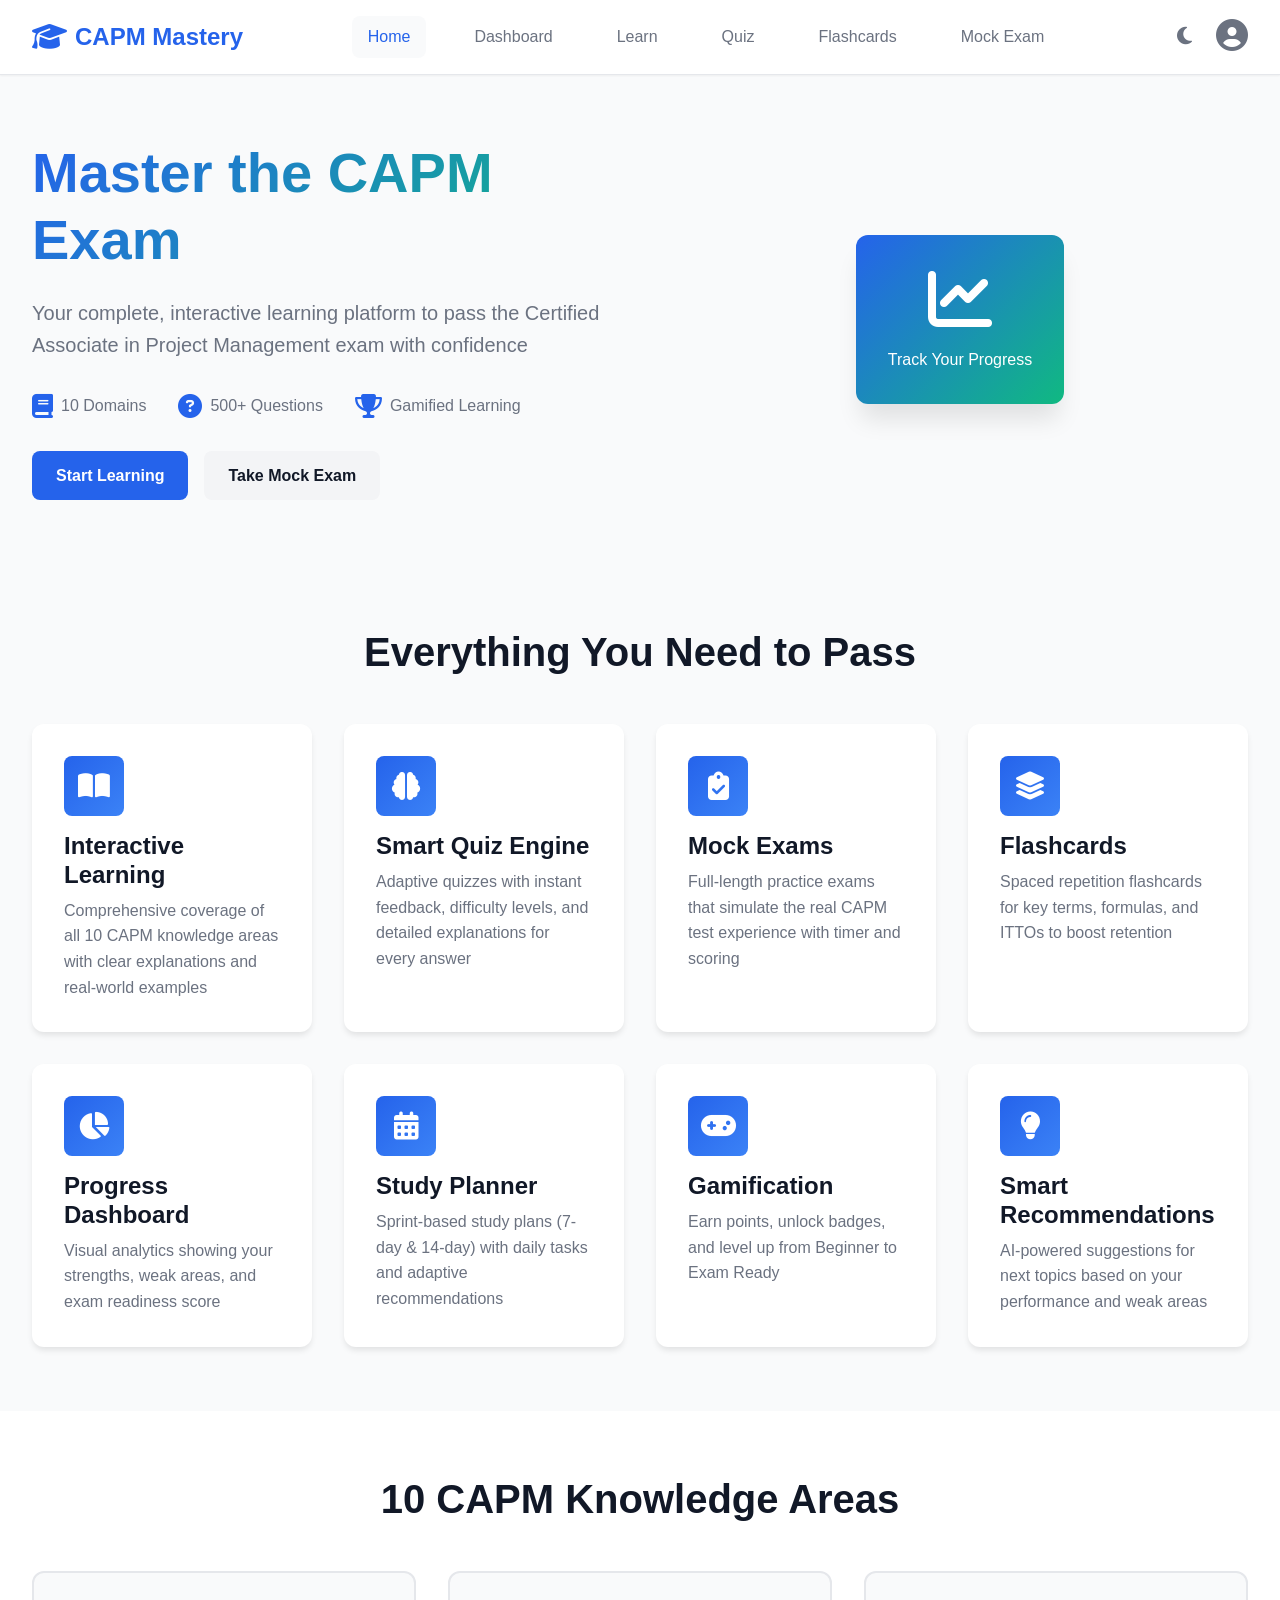
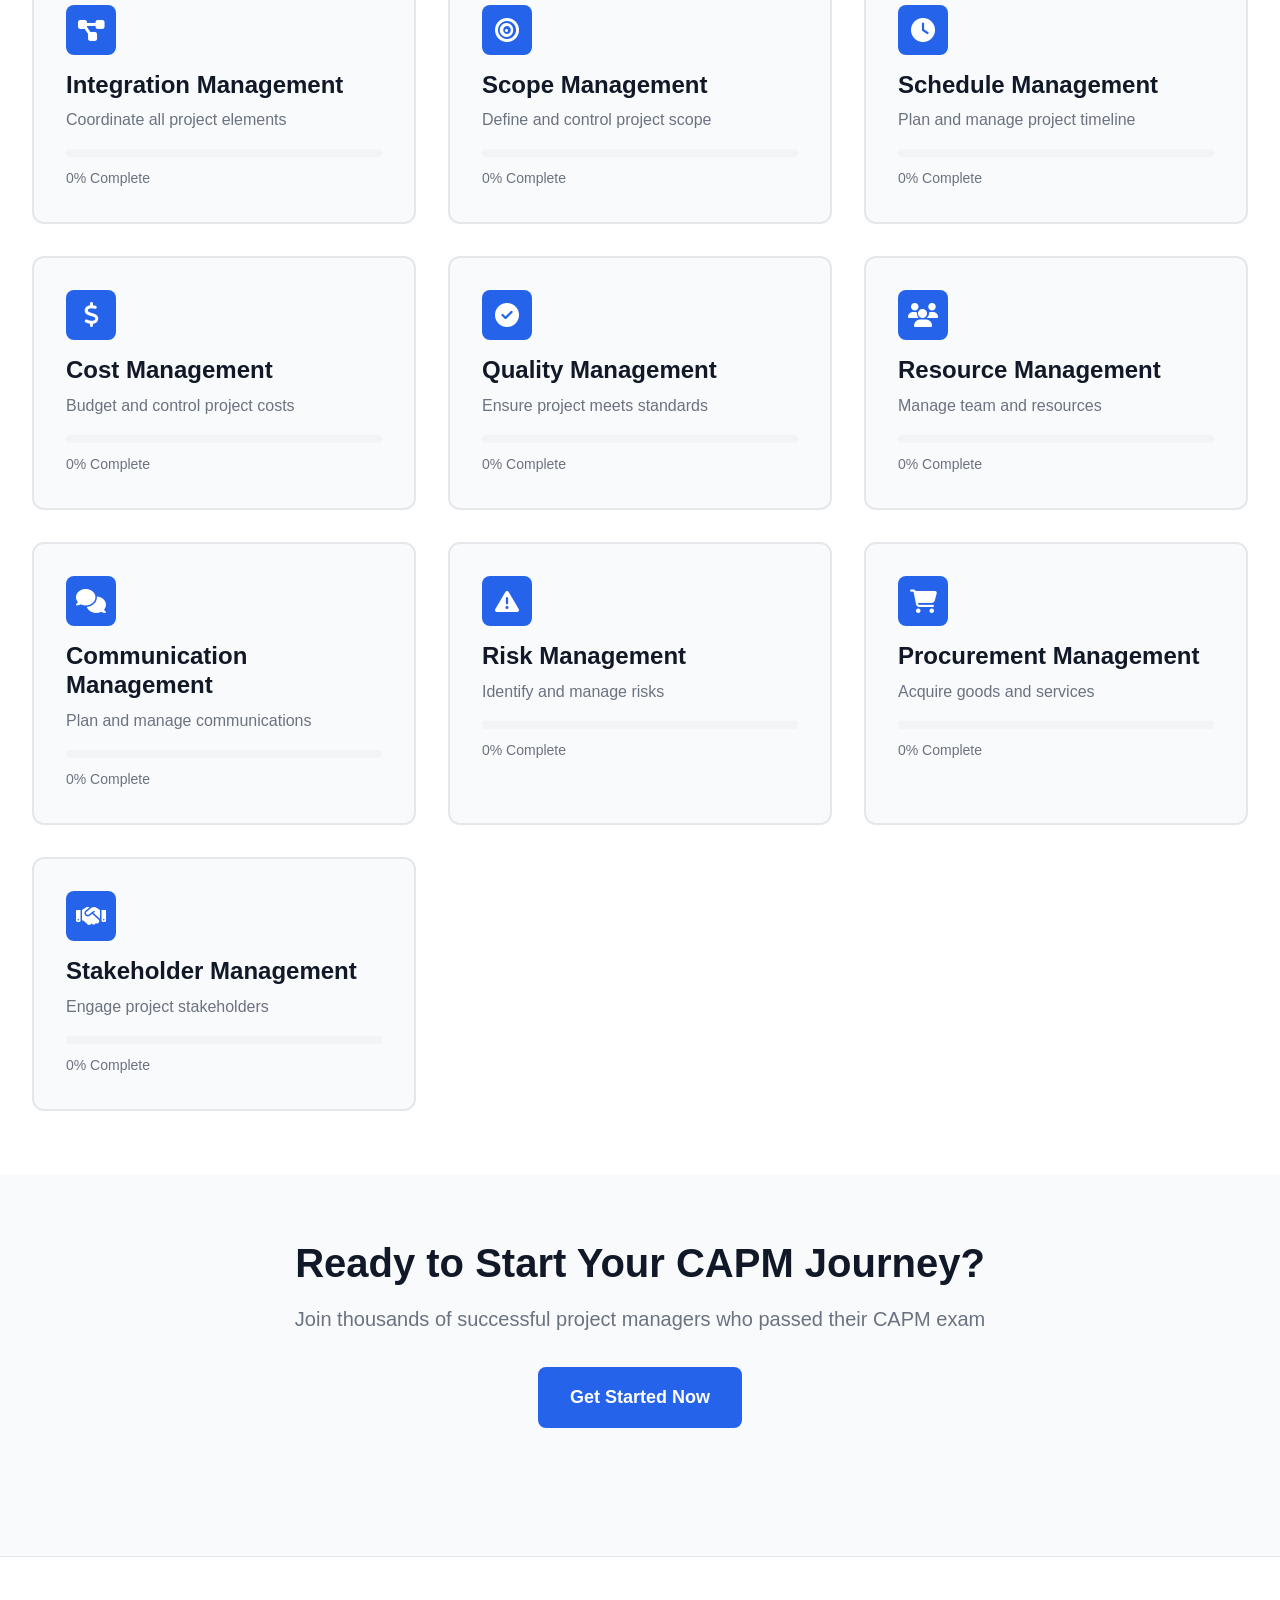
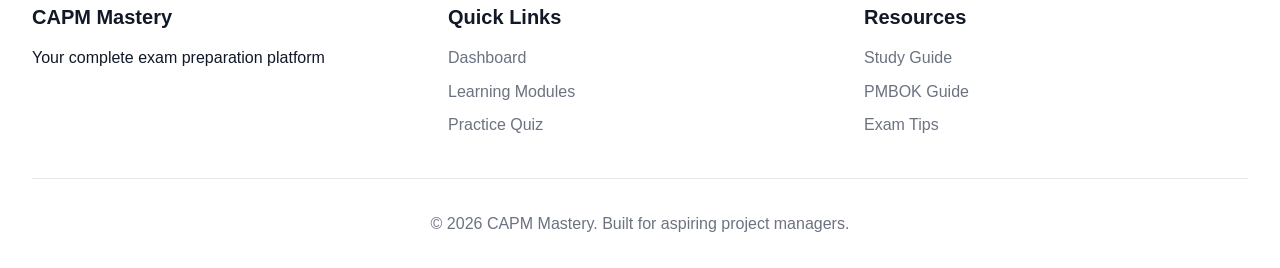
<file: index.html>
<!DOCTYPE html>
<html lang="en">
<head>
    <meta charset="UTF-8">
    <meta name="viewport" content="width=device-width, initial-scale=1.0">
    <title>CAPM Exam Prep - Master Your Certification</title>
    <link rel="stylesheet" href="css/styles.css">
    <link rel="stylesheet" href="https://cdnjs.cloudflare.com/ajax/libs/font-awesome/6.4.0/css/all.min.css">
</head>
<body>
    <!-- Navigation -->
    <nav class="navbar">
        <div class="nav-container">
            <div class="logo">
                <i class="fas fa-graduation-cap"></i>
                <span>CAPM Mastery</span>
            </div>
            <div class="nav-links">
                <a href="index.html" class="active">Home</a>
                <a href="dashboard.html">Dashboard</a>
                <a href="learning-fixed.html">Learn</a>
                <a href="quiz.html">Quiz</a>
                <a href="flashcards.html">Flashcards</a>
                <a href="mock-exam.html">Mock Exam</a>
            </div>
            <div class="nav-actions">
                <button class="theme-toggle" id="themeToggle">
                    <i class="fas fa-moon"></i>
                </button>
                <div class="user-profile">
                    <i class="fas fa-user-circle"></i>
                </div>
            </div>
        </div>
    </nav>

    <!-- Hero Section -->
    <section class="hero">
        <div class="hero-content">
            <h1>Master the CAPM Exam</h1>
            <p>Your complete, interactive learning platform to pass the Certified Associate in Project Management exam with confidence</p>
            <div class="hero-stats">
                <div class="stat">
                    <i class="fas fa-book"></i>
                    <span>10 Domains</span>
                </div>
                <div class="stat">
                    <i class="fas fa-question-circle"></i>
                    <span>500+ Questions</span>
                </div>
                <div class="stat">
                    <i class="fas fa-trophy"></i>
                    <span>Gamified Learning</span>
                </div>
            </div>
            <div class="hero-buttons">
                <a href="dashboard.html" class="btn btn-primary">Start Learning</a>
                <a href="mock-exam.html" class="btn btn-secondary">Take Mock Exam</a>
            </div>
        </div>
        <div class="hero-image">
            <div class="floating-card">
                <i class="fas fa-chart-line"></i>
                <span>Track Your Progress</span>
            </div>
        </div>
    </section>

    <!-- Features Section -->
    <section class="features">
        <h2>Everything You Need to Pass</h2>
        <div class="features-grid">
            <div class="feature-card">
                <div class="feature-icon">
                    <i class="fas fa-book-open"></i>
                </div>
                <h3>Interactive Learning</h3>
                <p>Comprehensive coverage of all 10 CAPM knowledge areas with clear explanations and real-world examples</p>
            </div>
            <div class="feature-card">
                <div class="feature-icon">
                    <i class="fas fa-brain"></i>
                </div>
                <h3>Smart Quiz Engine</h3>
                <p>Adaptive quizzes with instant feedback, difficulty levels, and detailed explanations for every answer</p>
            </div>
            <div class="feature-card">
                <div class="feature-icon">
                    <i class="fas fa-clipboard-check"></i>
                </div>
                <h3>Mock Exams</h3>
                <p>Full-length practice exams that simulate the real CAPM test experience with timer and scoring</p>
            </div>
            <div class="feature-card">
                <div class="feature-icon">
                    <i class="fas fa-layer-group"></i>
                </div>
                <h3>Flashcards</h3>
                <p>Spaced repetition flashcards for key terms, formulas, and ITTOs to boost retention</p>
            </div>
            <div class="feature-card">
                <div class="feature-icon">
                    <i class="fas fa-chart-pie"></i>
                </div>
                <h3>Progress Dashboard</h3>
                <p>Visual analytics showing your strengths, weak areas, and exam readiness score</p>
            </div>
            <div class="feature-card">
                <div class="feature-icon">
                    <i class="fas fa-calendar-alt"></i>
                </div>
                <h3>Study Planner</h3>
                <p>Sprint-based study plans (7-day & 14-day) with daily tasks and adaptive recommendations</p>
            </div>
            <div class="feature-card">
                <div class="feature-icon">
                    <i class="fas fa-gamepad"></i>
                </div>
                <h3>Gamification</h3>
                <p>Earn points, unlock badges, and level up from Beginner to Exam Ready</p>
            </div>
            <div class="feature-card">
                <div class="feature-icon">
                    <i class="fas fa-lightbulb"></i>
                </div>
                <h3>Smart Recommendations</h3>
                <p>AI-powered suggestions for next topics based on your performance and weak areas</p>
            </div>
        </div>
    </section>

    <!-- Domains Section -->
    <section class="domains">
        <h2>10 CAPM Knowledge Areas</h2>
        <div class="domains-grid">
            <div class="domain-card" data-domain="integration">
                <div class="domain-icon">
                    <i class="fas fa-project-diagram"></i>
                </div>
                <h3>Integration Management</h3>
                <p>Coordinate all project elements</p>
                <div class="domain-progress">
                    <div class="progress-bar">
                        <div class="progress-fill" style="width: 0%"></div>
                    </div>
                    <span>0% Complete</span>
                </div>
            </div>
            <div class="domain-card" data-domain="scope">
                <div class="domain-icon">
                    <i class="fas fa-bullseye"></i>
                </div>
                <h3>Scope Management</h3>
                <p>Define and control project scope</p>
                <div class="domain-progress">
                    <div class="progress-bar">
                        <div class="progress-fill" style="width: 0%"></div>
                    </div>
                    <span>0% Complete</span>
                </div>
            </div>
            <div class="domain-card" data-domain="schedule">
                <div class="domain-icon">
                    <i class="fas fa-clock"></i>
                </div>
                <h3>Schedule Management</h3>
                <p>Plan and manage project timeline</p>
                <div class="domain-progress">
                    <div class="progress-bar">
                        <div class="progress-fill" style="width: 0%"></div>
                    </div>
                    <span>0% Complete</span>
                </div>
            </div>
            <div class="domain-card" data-domain="cost">
                <div class="domain-icon">
                    <i class="fas fa-dollar-sign"></i>
                </div>
                <h3>Cost Management</h3>
                <p>Budget and control project costs</p>
                <div class="domain-progress">
                    <div class="progress-bar">
                        <div class="progress-fill" style="width: 0%"></div>
                    </div>
                    <span>0% Complete</span>
                </div>
            </div>
            <div class="domain-card" data-domain="quality">
                <div class="domain-icon">
                    <i class="fas fa-check-circle"></i>
                </div>
                <h3>Quality Management</h3>
                <p>Ensure project meets standards</p>
                <div class="domain-progress">
                    <div class="progress-bar">
                        <div class="progress-fill" style="width: 0%"></div>
                    </div>
                    <span>0% Complete</span>
                </div>
            </div>
            <div class="domain-card" data-domain="resource">
                <div class="domain-icon">
                    <i class="fas fa-users"></i>
                </div>
                <h3>Resource Management</h3>
                <p>Manage team and resources</p>
                <div class="domain-progress">
                    <div class="progress-bar">
                        <div class="progress-fill" style="width: 0%"></div>
                    </div>
                    <span>0% Complete</span>
                </div>
            </div>
            <div class="domain-card" data-domain="communication">
                <div class="domain-icon">
                    <i class="fas fa-comments"></i>
                </div>
                <h3>Communication Management</h3>
                <p>Plan and manage communications</p>
                <div class="domain-progress">
                    <div class="progress-bar">
                        <div class="progress-fill" style="width: 0%"></div>
                    </div>
                    <span>0% Complete</span>
                </div>
            </div>
            <div class="domain-card" data-domain="risk">
                <div class="domain-icon">
                    <i class="fas fa-exclamation-triangle"></i>
                </div>
                <h3>Risk Management</h3>
                <p>Identify and manage risks</p>
                <div class="domain-progress">
                    <div class="progress-bar">
                        <div class="progress-fill" style="width: 0%"></div>
                    </div>
                    <span>0% Complete</span>
                </div>
            </div>
            <div class="domain-card" data-domain="procurement">
                <div class="domain-icon">
                    <i class="fas fa-shopping-cart"></i>
                </div>
                <h3>Procurement Management</h3>
                <p>Acquire goods and services</p>
                <div class="domain-progress">
                    <div class="progress-bar">
                        <div class="progress-fill" style="width: 0%"></div>
                    </div>
                    <span>0% Complete</span>
                </div>
            </div>
            <div class="domain-card" data-domain="stakeholder">
                <div class="domain-icon">
                    <i class="fas fa-handshake"></i>
                </div>
                <h3>Stakeholder Management</h3>
                <p>Engage project stakeholders</p>
                <div class="domain-progress">
                    <div class="progress-bar">
                        <div class="progress-fill" style="width: 0%"></div>
                    </div>
                    <span>0% Complete</span>
                </div>
            </div>
        </div>
    </section>

    <!-- CTA Section -->
    <section class="cta">
        <h2>Ready to Start Your CAPM Journey?</h2>
        <p>Join thousands of successful project managers who passed their CAPM exam</p>
        <a href="dashboard.html" class="btn btn-primary btn-large">Get Started Now</a>
    </section>

    <!-- Footer -->
    <footer class="footer">
        <div class="footer-content">
            <div class="footer-section">
                <h4>CAPM Mastery</h4>
                <p>Your complete exam preparation platform</p>
            </div>
            <div class="footer-section">
                <h4>Quick Links</h4>
                <a href="dashboard.html">Dashboard</a>
                <a href="learning.html">Learning Modules</a>
                <a href="quiz.html">Practice Quiz</a>
            </div>
            <div class="footer-section">
                <h4>Resources</h4>
                <a href="#">Study Guide</a>
                <a href="#">PMBOK Guide</a>
                <a href="#">Exam Tips</a>
            </div>
        </div>
        <div class="footer-bottom">
            <p>&copy; 2026 CAPM Mastery. Built for aspiring project managers.</p>
        </div>
    </footer>

    <script src="js/main.js"></script>
</body>
</html>
</file>
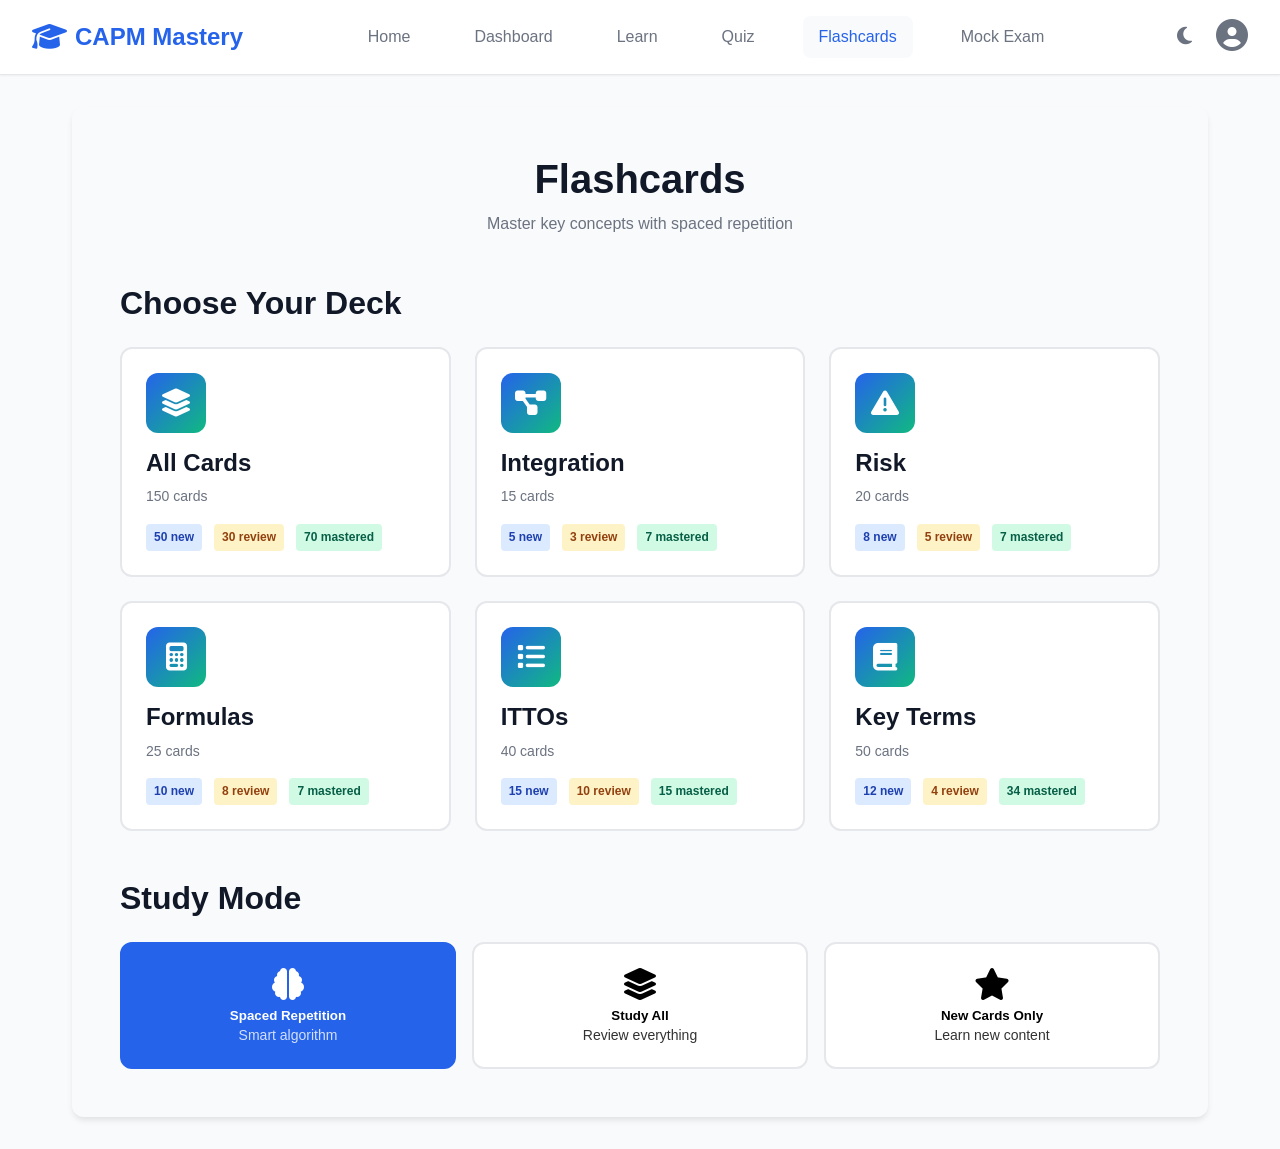
<file: flashcards.html>
<!DOCTYPE html>
<html lang="en">
<head>
    <meta charset="UTF-8">
    <meta name="viewport" content="width=device-width, initial-scale=1.0">
    <title>Flashcards - CAPM Exam Prep</title>
    <link rel="stylesheet" href="css/styles.css">
    <link rel="stylesheet" href="css/additional-styles.css">
    <link rel="stylesheet" href="https://cdnjs.cloudflare.com/ajax/libs/font-awesome/6.4.0/css/all.min.css">
</head>
<body>
    <!-- Navigation -->
    <nav class="navbar">
        <div class="nav-container">
            <div class="logo">
                <i class="fas fa-graduation-cap"></i>
                <span>CAPM Mastery</span>
            </div>
            <div class="nav-links">
                <a href="index.html">Home</a>
                <a href="dashboard.html">Dashboard</a>
                <a href="learning-fixed.html">Learn</a>
                <a href="quiz.html">Quiz</a>
                <a href="flashcards.html" class="active">Flashcards</a>
                <a href="mock-exam.html">Mock Exam</a>
            </div>
            <div class="nav-actions">
                <button class="theme-toggle" id="themeToggle">
                    <i class="fas fa-moon"></i>
                </button>
                <div class="user-profile">
                    <i class="fas fa-user-circle"></i>
                </div>
            </div>
        </div>
    </nav>

    <div class="flashcard-container">
        <!-- Flashcard Setup -->
        <div class="flashcard-setup" id="flashcardSetup">
            <h1>Flashcards</h1>
            <p>Master key concepts with spaced repetition</p>

            <div class="deck-selection">
                <h2>Choose Your Deck</h2>
                <div class="deck-grid">
                    <div class="deck-card" data-deck="all">
                        <div class="deck-icon">
                            <i class="fas fa-layer-group"></i>
                        </div>
                        <h3>All Cards</h3>
                        <p class="deck-count">150 cards</p>
                        <div class="deck-stats">
                            <span class="new">50 new</span>
                            <span class="review">30 review</span>
                            <span class="mastered">70 mastered</span>
                        </div>
                    </div>

                    <div class="deck-card" data-deck="integration">
                        <div class="deck-icon">
                            <i class="fas fa-project-diagram"></i>
                        </div>
                        <h3>Integration</h3>
                        <p class="deck-count">15 cards</p>
                        <div class="deck-stats">
                            <span class="new">5 new</span>
                            <span class="review">3 review</span>
                            <span class="mastered">7 mastered</span>
                        </div>
                    </div>

                    <div class="deck-card" data-deck="risk">
                        <div class="deck-icon">
                            <i class="fas fa-exclamation-triangle"></i>
                        </div>
                        <h3>Risk</h3>
                        <p class="deck-count">20 cards</p>
                        <div class="deck-stats">
                            <span class="new">8 new</span>
                            <span class="review">5 review</span>
                            <span class="mastered">7 mastered</span>
                        </div>
                    </div>

                    <div class="deck-card" data-deck="formulas">
                        <div class="deck-icon">
                            <i class="fas fa-calculator"></i>
                        </div>
                        <h3>Formulas</h3>
                        <p class="deck-count">25 cards</p>
                        <div class="deck-stats">
                            <span class="new">10 new</span>
                            <span class="review">8 review</span>
                            <span class="mastered">7 mastered</span>
                        </div>
                    </div>

                    <div class="deck-card" data-deck="ittos">
                        <div class="deck-icon">
                            <i class="fas fa-list"></i>
                        </div>
                        <h3>ITTOs</h3>
                        <p class="deck-count">40 cards</p>
                        <div class="deck-stats">
                            <span class="new">15 new</span>
                            <span class="review">10 review</span>
                            <span class="mastered">15 mastered</span>
                        </div>
                    </div>

                    <div class="deck-card" data-deck="terms">
                        <div class="deck-icon">
                            <i class="fas fa-book"></i>
                        </div>
                        <h3>Key Terms</h3>
                        <p class="deck-count">50 cards</p>
                        <div class="deck-stats">
                            <span class="new">12 new</span>
                            <span class="review">4 review</span>
                            <span class="mastered">34 mastered</span>
                        </div>
                    </div>
                </div>
            </div>

            <div class="study-mode">
                <h2>Study Mode</h2>
                <div class="mode-buttons">
                    <button class="mode-btn active" data-mode="spaced">
                        <i class="fas fa-brain"></i>
                        <span>Spaced Repetition</span>
                        <small>Smart algorithm</small>
                    </button>
                    <button class="mode-btn" data-mode="all">
                        <i class="fas fa-layer-group"></i>
                        <span>Study All</span>
                        <small>Review everything</small>
                    </button>
                    <button class="mode-btn" data-mode="new">
                        <i class="fas fa-star"></i>
                        <span>New Cards Only</span>
                        <small>Learn new content</small>
                    </button>
                </div>
            </div>
        </div>

        <!-- Flashcard Study -->
        <div class="flashcard-study" id="flashcardStudy" style="display: none;">
            <div class="study-header">
                <button class="btn btn-secondary" id="exitStudyBtn">
                    <i class="fas fa-arrow-left"></i> Exit
                </button>
                <div class="study-progress">
                    <span class="card-counter">Card <span id="currentCard">1</span> of <span id="totalCards">20</span></span>
                    <div class="progress-bar">
                        <div class="progress-fill" id="cardProgress"></div>
                    </div>
                </div>
                <div class="study-stats">
                    <span class="stat-item">
                        <i class="fas fa-check-circle"></i>
                        <span id="knownCount">0</span>
                    </span>
                    <span class="stat-item">
                        <i class="fas fa-times-circle"></i>
                        <span id="unknownCount">0</span>
                    </span>
                </div>
            </div>

            <div class="flashcard-wrapper">
                <div class="flashcard" id="flashcard">
                    <div class="flashcard-inner">
                        <div class="flashcard-front">
                            <div class="card-type" id="cardType"></div>
                            <div class="card-content" id="cardFront"></div>
                            <div class="flip-hint">
                                <i class="fas fa-sync-alt"></i>
                                Click to flip
                            </div>
                        </div>
                        <div class="flashcard-back">
                            <div class="card-type" id="cardTypeBack"></div>
                            <div class="card-content" id="cardBack"></div>
                            <div class="card-extra" id="cardExtra"></div>
                        </div>
                    </div>
                </div>
            </div>

            <div class="flashcard-controls">
                <button class="control-btn difficulty-btn hard" data-difficulty="hard">
                    <i class="fas fa-times"></i>
                    <span>Hard</span>
                    <small>Review soon</small>
                </button>
                <button class="control-btn difficulty-btn good" data-difficulty="good">
                    <i class="fas fa-check"></i>
                    <span>Good</span>
                    <small>Normal interval</small>
                </button>
                <button class="control-btn difficulty-btn easy" data-difficulty="easy">
                    <i class="fas fa-star"></i>
                    <span>Easy</span>
                    <small>Long interval</small>
                </button>
            </div>

            <div class="keyboard-shortcuts">
                <span><kbd>Space</kbd> Flip card</span>
                <span><kbd>1</kbd> Hard</span>
                <span><kbd>2</kbd> Good</span>
                <span><kbd>3</kbd> Easy</span>
            </div>
        </div>

        <!-- Study Complete -->
        <div class="study-complete" id="studyComplete" style="display: none;">
            <div class="complete-icon">
                <i class="fas fa-check-circle"></i>
            </div>
            <h1>Study Session Complete!</h1>
            <p class="complete-message">Great work! You've reviewed all cards in this session.</p>

            <div class="session-stats">
                <div class="session-stat">
                    <div class="stat-value" id="cardsReviewed">0</div>
                    <div class="stat-label">Cards Reviewed</div>
                </div>
                <div class="session-stat">
                    <div class="stat-value" id="sessionTime">0:00</div>
                    <div class="stat-label">Time Spent</div>
                </div>
                <div class="session-stat">
                    <div class="stat-value" id="retentionRate">0%</div>
                    <div class="stat-label">Retention Rate</div>
                </div>
                <div class="session-stat">
                    <div class="stat-value" id="xpEarned">+0 XP</div>
                    <div class="stat-label">XP Earned</div>
                </div>
            </div>

            <div class="next-review">
                <h2>Next Review Schedule</h2>
                <div class="review-schedule">
                    <div class="schedule-item">
                        <span class="schedule-count" id="dueToday">0</span>
                        <span class="schedule-label">Due Today</span>
                    </div>
                    <div class="schedule-item">
                        <span class="schedule-count" id="dueTomorrow">0</span>
                        <span class="schedule-label">Due Tomorrow</span>
                    </div>
                    <div class="schedule-item">
                        <span class="schedule-count" id="dueThisWeek">0</span>
                        <span class="schedule-label">Due This Week</span>
                    </div>
                </div>
            </div>

            <div class="complete-actions">
                <button class="btn btn-primary" id="studyMoreBtn">
                    <i class="fas fa-redo"></i> Study More Cards
                </button>
                <a href="dashboard.html" class="btn btn-secondary">
                    <i class="fas fa-home"></i> Back to Dashboard
                </a>
            </div>
        </div>
    </div>

    <script src="js/main.js"></script>
    <script src="js/flashcards.js"></script>
</body>
</html>
</file>
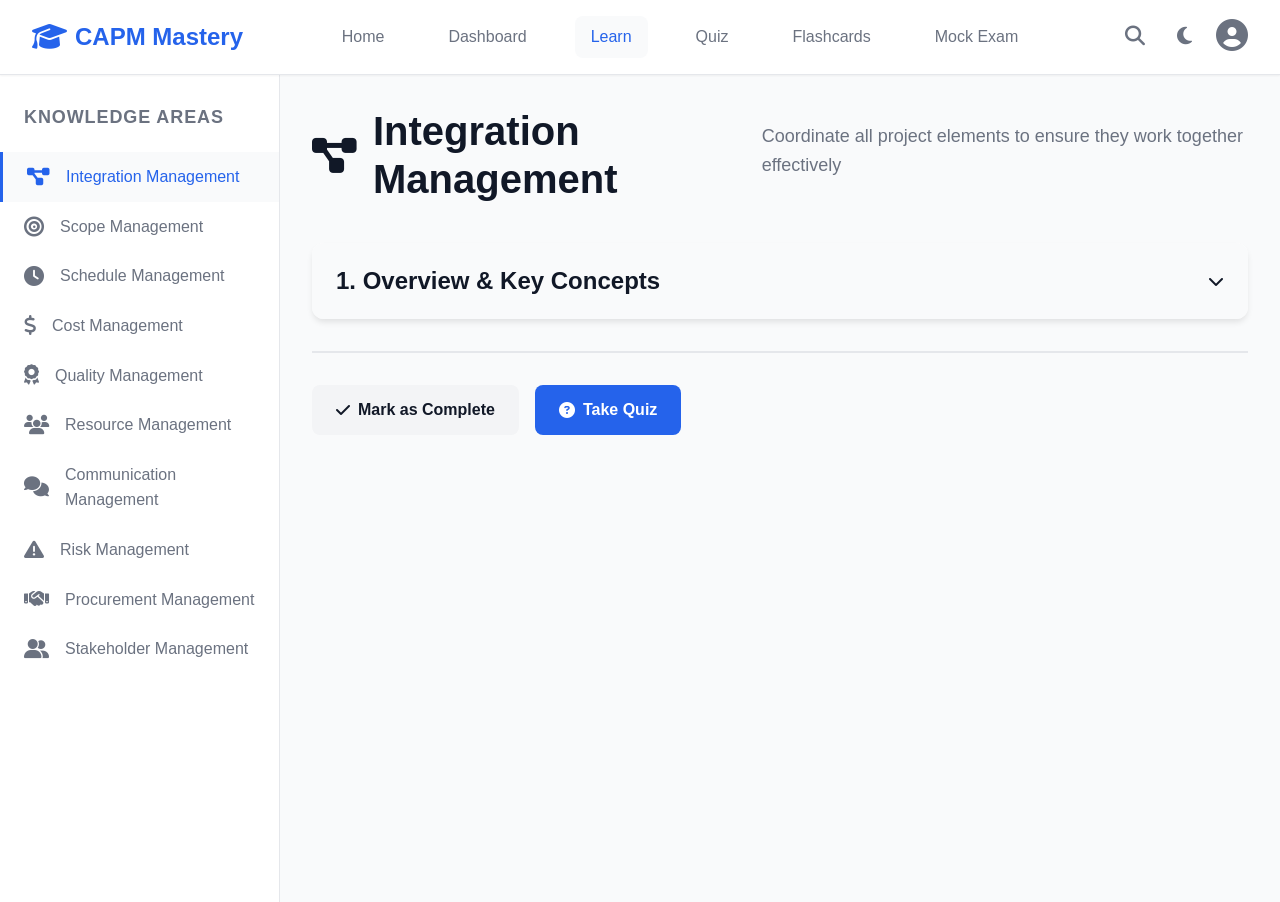
<file: learning-fixed.html>
<!DOCTYPE html>
<html lang="en">
<head>
    <meta charset="UTF-8">
    <meta name="viewport" content="width=device-width, initial-scale=1.0">
    <title>Learning Modules - CAPM Exam Prep</title>
    <link rel="stylesheet" href="css/styles.css">
    <link rel="stylesheet" href="https://cdnjs.cloudflare.com/ajax/libs/font-awesome/6.4.0/css/all.min.css">
</head>
<body>
    <!-- Navigation -->
    <nav class="navbar">
        <div class="nav-container">
            <div class="logo">
                <i class="fas fa-graduation-cap"></i>
                <span>CAPM Mastery</span>
            </div>
            <div class="nav-links">
                <a href="index.html">Home</a>
                <a href="dashboard.html">Dashboard</a>
                <a href="learning-fixed.html" class="active">Learn</a>
                <a href="quiz.html">Quiz</a>
                <a href="flashcards.html">Flashcards</a>
                <a href="mock-exam.html">Mock Exam</a>
            </div>
            <div class="nav-actions">
                <button class="search-btn" id="searchBtn">
                    <i class="fas fa-search"></i>
                </button>
                <button class="theme-toggle" id="themeToggle">
                    <i class="fas fa-moon"></i>
                </button>
                <div class="user-profile">
                    <i class="fas fa-user-circle"></i>
                </div>
            </div>
        </div>
    </nav>

    <div class="learning-container">
        <!-- Sidebar -->
        <aside class="sidebar">
            <div class="sidebar-header">
                <h3>Knowledge Areas</h3>
            </div>
            <nav class="sidebar-nav">
                <a href="#integration" class="domain-link active" data-domain="integration">
                    <i class="fas fa-project-diagram"></i>
                    <span>Integration Management</span>
                </a>
                <a href="#scope" class="domain-link" data-domain="scope">
                    <i class="fas fa-bullseye"></i>
                    <span>Scope Management</span>
                </a>
                <a href="#schedule" class="domain-link" data-domain="schedule">
                    <i class="fas fa-clock"></i>
                    <span>Schedule Management</span>
                </a>
                <a href="#cost" class="domain-link" data-domain="cost">
                    <i class="fas fa-dollar-sign"></i>
                    <span>Cost Management</span>
                </a>
                <a href="#quality" class="domain-link" data-domain="quality">
                    <i class="fas fa-award"></i>
                    <span>Quality Management</span>
                </a>
                <a href="#resource" class="domain-link" data-domain="resource">
                    <i class="fas fa-users"></i>
                    <span>Resource Management</span>
                </a>
                <a href="#communication" class="domain-link" data-domain="communication">
                    <i class="fas fa-comments"></i>
                    <span>Communication Management</span>
                </a>
                <a href="#risk" class="domain-link" data-domain="risk">
                    <i class="fas fa-exclamation-triangle"></i>
                    <span>Risk Management</span>
                </a>
                <a href="#procurement" class="domain-link" data-domain="procurement">
                    <i class="fas fa-handshake"></i>
                    <span>Procurement Management</span>
                </a>
                <a href="#stakeholder" class="domain-link" data-domain="stakeholder">
                    <i class="fas fa-user-friends"></i>
                    <span>Stakeholder Management</span>
                </a>
            </nav>
        </aside>

        <!-- Main Content -->
        <main class="learning-main" id="learningContent">
            <!-- Content will be loaded dynamically -->
            <div class="loading-spinner">
                <i class="fas fa-spinner fa-spin"></i>
                <p>Loading content...</p>
            </div>
        </main>
    </div>

    <script src="js/main.js"></script>
    <script>
        // Simplified learning module with dynamic content loading
        const domainContent = {
            integration: `
                <div class="domain-header">
                    <h1><i class="fas fa-project-diagram"></i> Integration Management</h1>
                    <p class="domain-description">Coordinate all project elements to ensure they work together effectively</p>
                </div>
                <div class="module-card">
                    <div class="module-header" onclick="toggleModule(this)">
                        <h2>1. Overview & Key Concepts</h2>
                        <i class="fas fa-chevron-down"></i>
                    </div>
                    <div class="module-content">
                        <p><strong>What is Project Integration Management?</strong></p>
                        <p>Integration Management involves coordinating all aspects of the project to ensure they work together harmoniously.</p>
                        <div class="key-points">
                            <h3>Key Concepts:</h3>
                            <ul>
                                <li><strong>Project Charter:</strong> Formal authorization document</li>
                                <li><strong>Project Management Plan:</strong> Comprehensive execution document</li>
                                <li><strong>Change Control:</strong> Process for managing changes</li>
                                <li><strong>Lessons Learned:</strong> Knowledge gained during project</li>
                            </ul>
                        </div>
                    </div>
                </div>
                <div class="module-actions">
                    <button class="btn btn-secondary" onclick="markComplete('integration')">
                        <i class="fas fa-check"></i> Mark as Complete
                    </button>
                    <a href="quiz.html?domain=integration" class="btn btn-primary">
                        <i class="fas fa-question-circle"></i> Take Quiz
                    </a>
                </div>
            `,
            scope: `
                <div class="domain-header">
                    <h1><i class="fas fa-bullseye"></i> Scope Management</h1>
                    <p class="domain-description">Define and control what is and is not included in the project</p>
                </div>
                <div class="module-card">
                    <div class="module-header" onclick="toggleModule(this)">
                        <h2>1. Overview & Key Concepts</h2>
                        <i class="fas fa-chevron-down"></i>
                    </div>
                    <div class="module-content">
                        <p><strong>What is Project Scope Management?</strong></p>
                        <p>Scope Management ensures the project includes all required work, and only the required work.</p>
                        <div class="key-points">
                            <h3>Key Concepts:</h3>
                            <ul>
                                <li><strong>Project Scope:</strong> The work performed to deliver a product</li>
                                <li><strong>Product Scope:</strong> Features and functions of the product</li>
                                <li><strong>WBS:</strong> Hierarchical decomposition of work</li>
                                <li><strong>Scope Creep:</strong> Uncontrolled expansion of scope</li>
                            </ul>
                        </div>
                    </div>
                </div>
                <div class="module-actions">
                    <button class="btn btn-secondary" onclick="markComplete('scope')">
                        <i class="fas fa-check"></i> Mark as Complete
                    </button>
                    <a href="quiz.html?domain=scope" class="btn btn-primary">
                        <i class="fas fa-question-circle"></i> Take Quiz
                    </a>
                </div>
            `,
            schedule: `
                <div class="domain-header">
                    <h1><i class="fas fa-clock"></i> Schedule Management</h1>
                    <p class="domain-description">Plan, develop, manage, and control the project timeline</p>
                </div>
                <div class="module-card">
                    <div class="module-header" onclick="toggleModule(this)">
                        <h2>1. Overview & Key Concepts</h2>
                        <i class="fas fa-chevron-down"></i>
                    </div>
                    <div class="module-content">
                        <p><strong>What is Project Schedule Management?</strong></p>
                        <p>Schedule Management includes processes for timely project completion.</p>
                        <div class="key-points">
                            <h3>Key Concepts:</h3>
                            <ul>
                                <li><strong>Critical Path:</strong> Longest sequence (zero float)</li>
                                <li><strong>Float/Slack:</strong> Time activity can be delayed</li>
                                <li><strong>Fast-Tracking:</strong> Parallel activities (increases risk)</li>
                                <li><strong>Crashing:</strong> Add resources (increases cost)</li>
                            </ul>
                        </div>
                        <div class="formula-box">
                            <h3>PERT Formula:</h3>
                            <div class="formula">
                                <strong>PERT = (O + 4M + P) / 6</strong>
                            </div>
                        </div>
                    </div>
                </div>
                <div class="module-actions">
                    <button class="btn btn-secondary" onclick="markComplete('schedule')">
                        <i class="fas fa-check"></i> Mark as Complete
                    </button>
                    <a href="quiz.html?domain=schedule" class="btn btn-primary">
                        <i class="fas fa-question-circle"></i> Take Quiz
                    </a>
                </div>
            `,
            cost: `
                <div class="domain-header">
                    <h1><i class="fas fa-dollar-sign"></i> Cost Management</h1>
                    <p class="domain-description">Plan, estimate, budget, and control costs</p>
                </div>
                <div class="module-card">
                    <div class="module-header" onclick="toggleModule(this)">
                        <h2>1. Earned Value Management (EVM)</h2>
                        <i class="fas fa-chevron-down"></i>
                    </div>
                    <div class="module-content">
                        <p><strong>Key EVM Formulas:</strong></p>
                        <div class="formula-box">
                            <ul>
                                <li><strong>CV = EV - AC</strong> (Cost Variance)</li>
                                <li><strong>SV = EV - PV</strong> (Schedule Variance)</li>
                                <li><strong>CPI = EV / AC</strong> (Cost Performance Index)</li>
                                <li><strong>SPI = EV / PV</strong> (Schedule Performance Index)</li>
                                <li><strong>EAC = BAC / CPI</strong> (Estimate at Completion)</li>
                            </ul>
                        </div>
                    </div>
                </div>
                <div class="module-actions">
                    <button class="btn btn-secondary" onclick="markComplete('cost')">
                        <i class="fas fa-check"></i> Mark as Complete
                    </button>
                    <a href="quiz.html?domain=cost" class="btn btn-primary">
                        <i class="fas fa-question-circle"></i> Take Quiz
                    </a>
                </div>
            `,
            quality: `
                <div class="domain-header">
                    <h1><i class="fas fa-award"></i> Quality Management</h1>
                    <p class="domain-description">Incorporate quality policies and ensure requirements are met</p>
                </div>
                <div class="module-card">
                    <div class="module-header" onclick="toggleModule(this)">
                        <h2>1. Quality Concepts</h2>
                        <i class="fas fa-chevron-down"></i>
                    </div>
                    <div class="module-content">
                        <div class="key-points">
                            <h3>Key Concepts:</h3>
                            <ul>
                                <li><strong>Quality ≠ Grade</strong></li>
                                <li><strong>Prevention > Inspection</strong></li>
                                <li><strong>QA:</strong> Process-oriented (Manage Quality)</li>
                                <li><strong>QC:</strong> Product-oriented (Control Quality)</li>
                            </ul>
                            <h3>Seven Basic Quality Tools:</h3>
                            <ul>
                                <li>Cause & Effect Diagram (Fishbone)</li>
                                <li>Flowchart</li>
                                <li>Pareto Chart (80/20 rule)</li>
                                <li>Control Chart</li>
                            </ul>
                        </div>
                    </div>
                </div>
                <div class="module-actions">
                    <button class="btn btn-secondary" onclick="markComplete('quality')">
                        <i class="fas fa-check"></i> Mark as Complete
                    </button>
                    <a href="quiz.html?domain=quality" class="btn btn-primary">
                        <i class="fas fa-question-circle"></i> Take Quiz
                    </a>
                </div>
            `,
            resource: `
                <div class="domain-header">
                    <h1><i class="fas fa-users"></i> Resource Management</h1>
                    <p class="domain-description">Identify, acquire, and manage resources</p>
                </div>
                <div class="module-card">
                    <div class="module-header" onclick="toggleModule(this)">
                        <h2>1. Team Development & Conflict</h2>
                        <i class="fas fa-chevron-down"></i>
                    </div>
                    <div class="module-content">
                        <div class="key-points">
                            <h3>Tuckman's Stages:</h3>
                            <ul>
                                <li>Forming → Storming → Norming → Performing → Adjourning</li>
                            </ul>
                            <h3>Conflict Resolution (Best to Worst):</h3>
                            <ul>
                                <li>1. <strong>Collaborate</strong> (Win-Win) - BEST</li>
                                <li>2. <strong>Compromise</strong> (Lose-Lose)</li>
                                <li>3. <strong>Smooth</strong> (Temporary)</li>
                                <li>4. <strong>Force</strong> (Win-Lose) - WORST</li>
                                <li>5. <strong>Withdraw</strong> (Avoid)</li>
                            </ul>
                        </div>
                    </div>
                </div>
                <div class="module-actions">
                    <button class="btn btn-secondary" onclick="markComplete('resource')">
                        <i class="fas fa-check"></i> Mark as Complete
                    </button>
                    <a href="quiz.html?domain=resource" class="btn btn-primary">
                        <i class="fas fa-question-circle"></i> Take Quiz
                    </a>
                </div>
            `,
            communication: `
                <div class="domain-header">
                    <h1><i class="fas fa-comments"></i> Communication Management</h1>
                    <p class="domain-description">Ensure timely and appropriate project information</p>
                </div>
                <div class="module-card">
                    <div class="module-header" onclick="toggleModule(this)">
                        <h2>1. Communication Channels</h2>
                        <i class="fas fa-chevron-down"></i>
                    </div>
                    <div class="module-content">
                        <div class="formula-box">
                            <h3>Communication Channels Formula:</h3>
                            <div class="formula">
                                <strong>Channels = n(n-1)/2</strong>
                            </div>
                            <p>Example: 5 people = 5(4)/2 = 10 channels</p>
                        </div>
                        <div class="key-points">
                            <h3>Communication Methods:</h3>
                            <ul>
                                <li><strong>Interactive:</strong> Real-time (meetings)</li>
                                <li><strong>Push:</strong> Sent to recipients (email)</li>
                                <li><strong>Pull:</strong> Self-service (wiki)</li>
                            </ul>
                        </div>
                    </div>
                </div>
                <div class="module-actions">
                    <button class="btn btn-secondary" onclick="markComplete('communication')">
                        <i class="fas fa-check"></i> Mark as Complete
                    </button>
                    <a href="quiz.html?domain=communication" class="btn btn-primary">
                        <i class="fas fa-question-circle"></i> Take Quiz
                    </a>
                </div>
            `,
            risk: `
                <div class="domain-header">
                    <h1><i class="fas fa-exclamation-triangle"></i> Risk Management</h1>
                    <p class="domain-description">Identify, analyze, and respond to project risks</p>
                </div>
                <div class="module-card">
                    <div class="module-header" onclick="toggleModule(this)">
                        <h2>1. Risk Response Strategies</h2>
                        <i class="fas fa-chevron-down"></i>
                    </div>
                    <div class="module-content">
                        <div class="key-points">
                            <h3>For THREATS (Negative Risks):</h3>
                            <ul>
                                <li><strong>Avoid:</strong> Eliminate the threat</li>
                                <li><strong>Mitigate:</strong> Reduce probability/impact</li>
                                <li><strong>Transfer:</strong> Shift to third party</li>
                                <li><strong>Accept:</strong> Acknowledge but don't act</li>
                            </ul>
                            <h3>For OPPORTUNITIES (Positive Risks):</h3>
                            <ul>
                                <li><strong>Exploit:</strong> Ensure it happens</li>
                                <li><strong>Enhance:</strong> Increase probability/impact</li>
                                <li><strong>Share:</strong> Partner with others</li>
                                <li><strong>Accept:</strong> Take advantage if it occurs</li>
                            </ul>
                        </div>
                        <div class="formula-box">
                            <h3>EMV Formula:</h3>
                            <div class="formula">
                                <strong>EMV = Probability × Impact</strong>
                            </div>
                        </div>
                    </div>
                </div>
                <div class="module-actions">
                    <button class="btn btn-secondary" onclick="markComplete('risk')">
                        <i class="fas fa-check"></i> Mark as Complete
                    </button>
                    <a href="quiz.html?domain=risk" class="btn btn-primary">
                        <i class="fas fa-question-circle"></i> Take Quiz
                    </a>
                </div>
            `,
            procurement: `
                <div class="domain-header">
                    <h1><i class="fas fa-handshake"></i> Procurement Management</h1>
                    <p class="domain-description">Purchase or acquire products and services</p>
                </div>
                <div class="module-card">
                    <div class="module-header" onclick="toggleModule(this)">
                        <h2>1. Contract Types</h2>
                        <i class="fas fa-chevron-down"></i>
                    </div>
                    <div class="module-content">
                        <div class="key-points">
                            <h3>Three Main Contract Types:</h3>
                            <ul>
                                <li><strong>Fixed Price (FP):</strong> Low buyer risk, High seller risk</li>
                                <li><strong>Cost Reimbursable (CR):</strong> High buyer risk, Low seller risk</li>
                                <li><strong>Time & Materials (T&M):</strong> Medium risk for both</li>
                            </ul>
                            <h3>Procurement Documents:</h3>
                            <ul>
                                <li><strong>RFP:</strong> Request for Proposal</li>
                                <li><strong>RFQ:</strong> Request for Quotation</li>
                                <li><strong>RFI:</strong> Request for Information</li>
                            </ul>
                        </div>
                    </div>
                </div>
                <div class="module-actions">
                    <button class="btn btn-secondary" onclick="markComplete('procurement')">
                        <i class="fas fa-check"></i> Mark as Complete
                    </button>
                    <a href="quiz.html?domain=procurement" class="btn btn-primary">
                        <i class="fas fa-question-circle"></i> Take Quiz
                    </a>
                </div>
            `,
            stakeholder: `
                <div class="domain-header">
                    <h1><i class="fas fa-user-friends"></i> Stakeholder Management</h1>
                    <p class="domain-description">Identify and manage stakeholder engagement</p>
                </div>
                <div class="module-card">
                    <div class="module-header" onclick="toggleModule(this)">
                        <h2>1. Power/Interest Grid</h2>
                        <i class="fas fa-chevron-down"></i>
                    </div>
                    <div class="module-content">
                        <div class="key-points">
                            <h3>Stakeholder Classification:</h3>
                            <ul>
                                <li><strong>High Power, High Interest:</strong> Manage Closely</li>
                                <li><strong>High Power, Low Interest:</strong> Keep Satisfied</li>
                                <li><strong>Low Power, High Interest:</strong> Keep Informed</li>
                                <li><strong>Low Power, Low Interest:</strong> Monitor</li>
                            </ul>
                            <h3>Engagement Levels:</h3>
                            <ul>
                                <li>Unaware → Resistant → Neutral → Supportive → Leading</li>
                            </ul>
                        </div>
                    </div>
                </div>
                <div class="module-actions">
                    <button class="btn btn-secondary" onclick="markComplete('stakeholder')">
                        <i class="fas fa-check"></i> Mark as Complete
                    </button>
                    <a href="quiz.html?domain=stakeholder" class="btn btn-primary">
                        <i class="fas fa-question-circle"></i> Take Quiz
                    </a>
                </div>
            `
        };

        // Load domain content
        function loadDomain(domain) {
            const content = document.getElementById('learningContent');
            content.innerHTML = domainContent[domain] || '<p>Content not found</p>';
        }

        // Toggle module
        function toggleModule(element) {
            const moduleCard = element.closest('.module-card');
            const content = moduleCard.querySelector('.module-content');
            const icon = element.querySelector('i');
            
            element.classList.toggle('active');
            content.classList.toggle('active');
            
            if (element.classList.contains('active')) {
                icon.style.transform = 'rotate(180deg)';
            } else {
                icon.style.transform = 'rotate(0deg)';
            }
        }

        // Mark complete
        function markComplete(domain) {
            if (window.CAPMApp && window.CAPMApp.progressTracker) {
                window.CAPMApp.progressTracker.completeModule(domain);
            }
            alert('Module completed! +50 XP earned');
        }

        // Setup navigation
        document.addEventListener('DOMContentLoaded', () => {
            const domainLinks = document.querySelectorAll('.domain-link');
            
            domainLinks.forEach(link => {
                link.addEventListener('click', (e) => {
                    e.preventDefault();
                    
                    domainLinks.forEach(l => l.classList.remove('active'));
                    link.classList.add('active');
                    
                    const domain = link.dataset.domain;
                    loadDomain(domain);
                });
            });
            
            // Load initial domain
            loadDomain('integration');
        });
    </script>
</body>
</html>
</file>
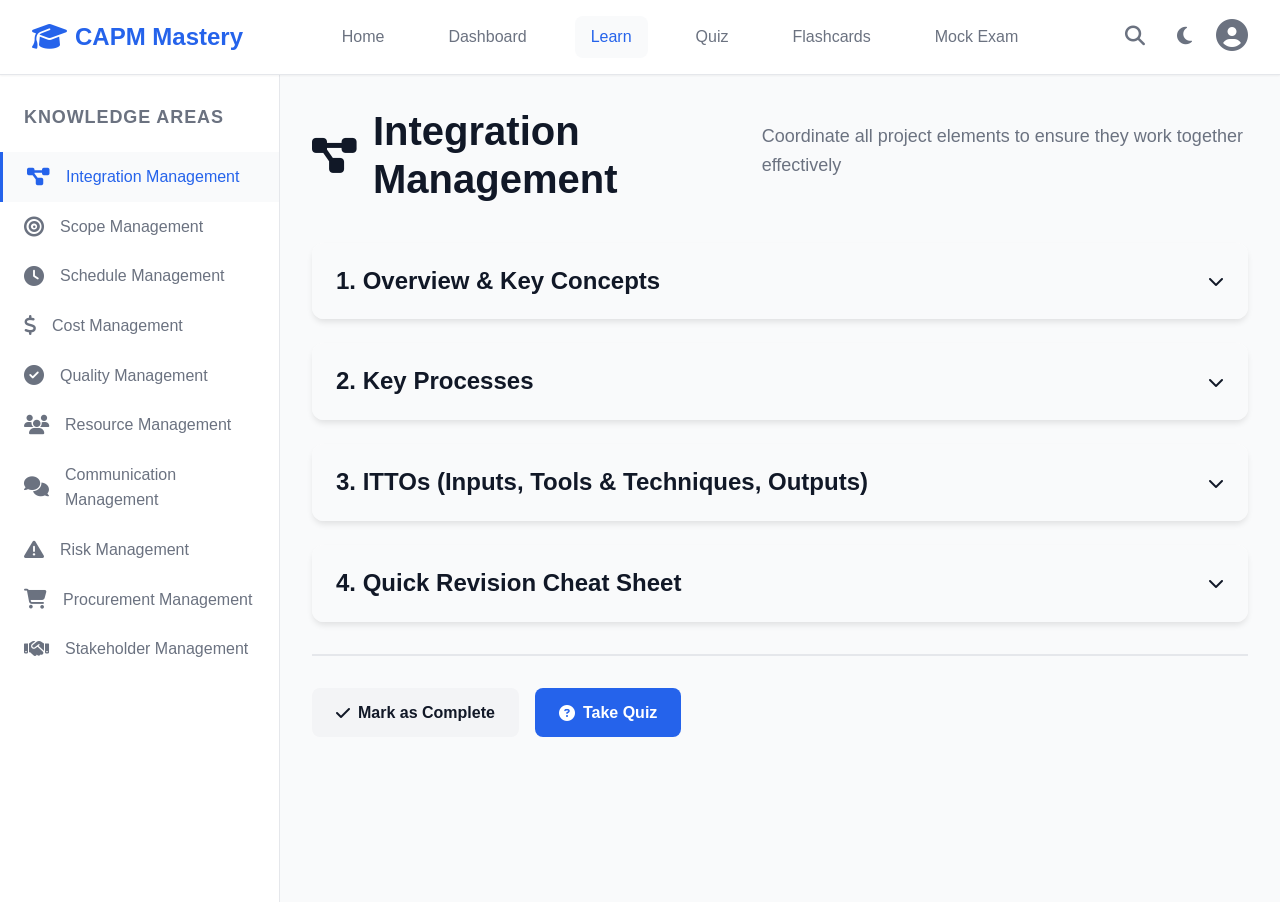
<file: learning.html>
<!DOCTYPE html>
<html lang="en">
<head>
    <meta charset="UTF-8">
    <meta name="viewport" content="width=device-width, initial-scale=1.0">
    <title>Learning Modules - CAPM Exam Prep</title>
    <link rel="stylesheet" href="css/styles.css">
    <link rel="stylesheet" href="https://cdnjs.cloudflare.com/ajax/libs/font-awesome/6.4.0/css/all.min.css">
</head>
<body>
    <!-- Navigation -->
    <nav class="navbar">
        <div class="nav-container">
            <div class="logo">
                <i class="fas fa-graduation-cap"></i>
                <span>CAPM Mastery</span>
            </div>
            <div class="nav-links">
                <a href="index.html">Home</a>
                <a href="dashboard.html">Dashboard</a>
                <a href="learning.html" class="active">Learn</a>
                <a href="quiz.html">Quiz</a>
                <a href="flashcards.html">Flashcards</a>
                <a href="mock-exam.html">Mock Exam</a>
            </div>
            <div class="nav-actions">
                <button class="search-btn" id="searchBtn">
                    <i class="fas fa-search"></i>
                </button>
                <button class="theme-toggle" id="themeToggle">
                    <i class="fas fa-moon"></i>
                </button>
                <div class="user-profile">
                    <i class="fas fa-user-circle"></i>
                </div>
            </div>
        </div>
    </nav>

    <div class="learning-container">
        <!-- Sidebar -->
        <aside class="sidebar">
            <div class="sidebar-header">
                <h3>Knowledge Areas</h3>
            </div>
            <nav class="sidebar-nav">
                <a href="#integration" class="domain-link active" data-domain="integration">
                    <i class="fas fa-project-diagram"></i>
                    <span>Integration Management</span>
                </a>
                <a href="#scope" class="domain-link" data-domain="scope">
                    <i class="fas fa-bullseye"></i>
                    <span>Scope Management</span>
                </a>
                <a href="#schedule" class="domain-link" data-domain="schedule">
                    <i class="fas fa-clock"></i>
                    <span>Schedule Management</span>
                </a>
                <a href="#cost" class="domain-link" data-domain="cost">
                    <i class="fas fa-dollar-sign"></i>
                    <span>Cost Management</span>
                </a>
                <a href="#quality" class="domain-link" data-domain="quality">
                    <i class="fas fa-check-circle"></i>
                    <span>Quality Management</span>
                </a>
                <a href="#resource" class="domain-link" data-domain="resource">
                    <i class="fas fa-users"></i>
                    <span>Resource Management</span>
                </a>
                <a href="#communication" class="domain-link" data-domain="communication">
                    <i class="fas fa-comments"></i>
                    <span>Communication Management</span>
                </a>
                <a href="#risk" class="domain-link" data-domain="risk">
                    <i class="fas fa-exclamation-triangle"></i>
                    <span>Risk Management</span>
                </a>
                <a href="#procurement" class="domain-link" data-domain="procurement">
                    <i class="fas fa-shopping-cart"></i>
                    <span>Procurement Management</span>
                </a>
                <a href="#stakeholder" class="domain-link" data-domain="stakeholder">
                    <i class="fas fa-handshake"></i>
                    <span>Stakeholder Management</span>
                </a>
            </nav>
        </aside>

        <!-- Main Content -->
        <main class="learning-main">
            <!-- Integration Management -->
            <section class="domain-section" id="integration">
                <div class="domain-header">
                    <h1><i class="fas fa-project-diagram"></i> Integration Management</h1>
                    <p class="domain-description">Coordinate all project elements to ensure they work together effectively</p>
                </div>

                <div class="module-card">
                    <div class="module-header" onclick="toggleModule(this)">
                        <h2>1. Overview & Key Concepts</h2>
                        <i class="fas fa-chevron-down"></i>
                    </div>
                    <div class="module-content">
                        <p><strong>What is Project Integration Management?</strong></p>
                        <p>Integration Management involves coordinating all aspects of the project to ensure they work together harmoniously. It's about making trade-offs and managing interdependencies across all knowledge areas.</p>
                        
                        <div class="key-points">
                            <h3>Key Concepts:</h3>
                            <ul>
                                <li><strong>Project Charter:</strong> Formal authorization document that establishes the project</li>
                                <li><strong>Project Management Plan:</strong> Comprehensive document defining how the project will be executed, monitored, and controlled</li>
                                <li><strong>Change Control:</strong> Process for managing changes to project scope, schedule, and costs</li>
                                <li><strong>Lessons Learned:</strong> Knowledge gained during the project that can improve future performance</li>
                            </ul>
                        </div>

                        <div class="real-world-example">
                            <h3><i class="fas fa-lightbulb"></i> Real-World Example:</h3>
                            <p>Imagine building a house. Integration Management is like being the general contractor who coordinates the electrician, plumber, carpenter, and painter to ensure they work in the right sequence and don't interfere with each other's work.</p>
                        </div>

                        <div class="exam-tips">
                            <h3><i class="fas fa-exclamation-circle"></i> Common Exam Traps:</h3>
                            <ul>
                                <li>Don't confuse the Project Charter with the Project Management Plan</li>
                                <li>Remember: The sponsor approves the charter, not the project manager</li>
                                <li>Change requests must go through formal change control process</li>
                            </ul>
                        </div>
                    </div>
                </div>

                <div class="module-card">
                    <div class="module-header" onclick="toggleModule(this)">
                        <h2>2. Key Processes</h2>
                        <i class="fas fa-chevron-down"></i>
                    </div>
                    <div class="module-content">
                        <div class="process-table">
                            <h3>Integration Management Processes:</h3>
                            <table>
                                <thead>
                                    <tr>
                                        <th>Process</th>
                                        <th>Process Group</th>
                                        <th>Description</th>
                                    </tr>
                                </thead>
                                <tbody>
                                    <tr>
                                        <td>Develop Project Charter</td>
                                        <td>Initiating</td>
                                        <td>Formally authorize the project</td>
                                    </tr>
                                    <tr>
                                        <td>Develop Project Management Plan</td>
                                        <td>Planning</td>
                                        <td>Define how project will be executed and controlled</td>
                                    </tr>
                                    <tr>
                                        <td>Direct and Manage Project Work</td>
                                        <td>Executing</td>
                                        <td>Lead and perform project activities</td>
                                    </tr>
                                    <tr>
                                        <td>Manage Project Knowledge</td>
                                        <td>Executing</td>
                                        <td>Use and create knowledge to achieve objectives</td>
                                    </tr>
                                    <tr>
                                        <td>Monitor and Control Project Work</td>
                                        <td>Monitoring & Controlling</td>
                                        <td>Track, review, and report project progress</td>
                                    </tr>
                                    <tr>
                                        <td>Perform Integrated Change Control</td>
                                        <td>Monitoring & Controlling</td>
                                        <td>Review and approve/reject change requests</td>
                                    </tr>
                                    <tr>
                                        <td>Close Project or Phase</td>
                                        <td>Closing</td>
                                        <td>Finalize all activities and formally close</td>
                                    </tr>
                                </tbody>
                            </table>
                        </div>
                    </div>
                </div>

                <div class="module-card">
                    <div class="module-header" onclick="toggleModule(this)">
                        <h2>3. ITTOs (Inputs, Tools & Techniques, Outputs)</h2>
                        <i class="fas fa-chevron-down"></i>
                    </div>
                    <div class="module-content">
                        <div class="itto-section">
                            <h3>Develop Project Charter</h3>
                            <div class="itto-grid">
                                <div class="itto-column">
                                    <h4>Inputs</h4>
                                    <ul>
                                        <li>Business case</li>
                                        <li>Benefits management plan</li>
                                        <li>Agreements</li>
                                        <li>Enterprise environmental factors</li>
                                        <li>Organizational process assets</li>
                                    </ul>
                                </div>
                                <div class="itto-column">
                                    <h4>Tools & Techniques</h4>
                                    <ul>
                                        <li>Expert judgment</li>
                                        <li>Data gathering</li>
                                        <li>Interpersonal and team skills</li>
                                        <li>Meetings</li>
                                    </ul>
                                </div>
                                <div class="itto-column">
                                    <h4>Outputs</h4>
                                    <ul>
                                        <li>Project charter</li>
                                        <li>Assumption log</li>
                                    </ul>
                                </div>
                            </div>
                        </div>

                        <div class="itto-section">
                            <h3>Perform Integrated Change Control</h3>
                            <div class="itto-grid">
                                <div class="itto-column">
                                    <h4>Inputs</h4>
                                    <ul>
                                        <li>Project management plan</li>
                                        <li>Work performance reports</li>
                                        <li>Change requests</li>
                                        <li>Enterprise environmental factors</li>
                                        <li>Organizational process assets</li>
                                    </ul>
                                </div>
                                <div class="itto-column">
                                    <h4>Tools & Techniques</h4>
                                    <ul>
                                        <li>Expert judgment</li>
                                        <li>Change control tools</li>
                                        <li>Data analysis</li>
                                        <li>Decision making</li>
                                        <li>Meetings</li>
                                    </ul>
                                </div>
                                <div class="itto-column">
                                    <h4>Outputs</h4>
                                    <ul>
                                        <li>Approved change requests</li>
                                        <li>Project management plan updates</li>
                                        <li>Project documents updates</li>
                                    </ul>
                                </div>
                            </div>
                        </div>
                    </div>
                </div>

                <div class="module-card">
                    <div class="module-header" onclick="toggleModule(this)">
                        <h2>4. Quick Revision Cheat Sheet</h2>
                        <i class="fas fa-chevron-down"></i>
                    </div>
                    <div class="module-content">
                        <div class="cheat-sheet">
                            <div class="cheat-item">
                                <h4>Remember:</h4>
                                <ul>
                                    <li>7 processes in Integration Management</li>
                                    <li>Only knowledge area that touches all 5 process groups</li>
                                    <li>Project Charter = Authorization (Sponsor signs)</li>
                                    <li>PM Plan = How to execute (PM creates)</li>
                                    <li>Change Control Board (CCB) approves changes</li>
                                </ul>
                            </div>
                            <div class="cheat-item">
                                <h4>Key Documents:</h4>
                                <ul>
                                    <li><strong>Project Charter:</strong> High-level, authorizes project</li>
                                    <li><strong>PM Plan:</strong> Detailed, guides execution</li>
                                    <li><strong>Change Log:</strong> Tracks all change requests</li>
                                    <li><strong>Lessons Learned Register:</strong> Captures knowledge</li>
                                </ul>
                            </div>
                        </div>
                    </div>
                </div>

                <div class="module-actions">
                    <button class="btn btn-secondary" onclick="markComplete('integration')">
                        <i class="fas fa-check"></i> Mark as Complete
                    </button>
                    <a href="quiz.html?domain=integration" class="btn btn-primary">
                        <i class="fas fa-question-circle"></i> Take Quiz
                    </a>
                </div>
            </section>

            <!-- Risk Management -->
            <section class="domain-section" id="risk" style="display: none;">
                <div class="domain-header">
                    <h1><i class="fas fa-exclamation-triangle"></i> Risk Management</h1>
                    <p class="domain-description">Identify, analyze, and respond to project risks to maximize opportunities and minimize threats</p>
                </div>

                <div class="module-card">
                    <div class="module-header" onclick="toggleModule(this)">
                        <h2>1. Overview & Key Concepts</h2>
                        <i class="fas fa-chevron-down"></i>
                    </div>
                    <div class="module-content">
                        <p><strong>What is Project Risk Management?</strong></p>
                        <p>Risk Management involves identifying, analyzing, and responding to project risks. A risk is an uncertain event that, if it occurs, can have a positive (opportunity) or negative (threat) effect on project objectives.</p>
                        
                        <div class="key-points">
                            <h3>Key Concepts:</h3>
                            <ul>
                                <li><strong>Risk:</strong> An uncertain event or condition that can affect project objectives</li>
                                <li><strong>Threat:</strong> Negative risk that could harm the project</li>
                                <li><strong>Opportunity:</strong> Positive risk that could benefit the project</li>
                                <li><strong>Risk Appetite:</strong> Degree of uncertainty an organization is willing to accept</li>
                                <li><strong>Risk Tolerance:</strong> Specific level of risk that is acceptable</li>
                                <li><strong>Risk Threshold:</strong> Measure of acceptable variation around an objective</li>
                            </ul>
                        </div>

                        <div class="real-world-example">
                            <h3><i class="fas fa-lightbulb"></i> Real-World Example:</h3>
                            <p>Planning a wedding outdoors in summer. <strong>Threat:</strong> Rain could ruin the ceremony (negative risk). <strong>Opportunity:</strong> Vendor might offer discount for booking early (positive risk). You'd plan for both - rent a tent (mitigate threat) and book early (exploit opportunity).</p>
                        </div>

                        <div class="exam-tips">
                            <h3><i class="fas fa-exclamation-circle"></i> Common Exam Traps:</h3>
                            <ul>
                                <li>Not all risks are negative - remember opportunities!</li>
                                <li>Risk register is created in "Identify Risks," not "Plan Risk Management"</li>
                                <li>Qualitative analysis comes before quantitative analysis</li>
                                <li>Residual risks remain after response planning</li>
                                <li>Secondary risks are NEW risks created by risk responses</li>
                            </ul>
                        </div>
                    </div>
                </div>

                <div class="module-card">
                    <div class="module-header" onclick="toggleModule(this)">
                        <h2>2. Key Processes</h2>
                        <i class="fas fa-chevron-down"></i>
                    </div>
                    <div class="module-content">
                        <div class="process-table">
                            <h3>Risk Management Processes:</h3>
                            <table>
                                <thead>
                                    <tr>
                                        <th>Process</th>
                                        <th>Process Group</th>
                                        <th>Description</th>
                                    </tr>
                                </thead>
                                <tbody>
                                    <tr>
                                        <td>Plan Risk Management</td>
                                        <td>Planning</td>
                                        <td>Define how to conduct risk management activities</td>
                                    </tr>
                                    <tr>
                                        <td>Identify Risks</td>
                                        <td>Planning</td>
                                        <td>Determine which risks may affect the project</td>
                                    </tr>
                                    <tr>
                                        <td>Perform Qualitative Risk Analysis</td>
                                        <td>Planning</td>
                                        <td>Prioritize risks by probability and impact</td>
                                    </tr>
                                    <tr>
                                        <td>Perform Quantitative Risk Analysis</td>
                                        <td>Planning</td>
                                        <td>Numerically analyze the effect of risks</td>
                                    </tr>
                                    <tr>
                                        <td>Plan Risk Responses</td>
                                        <td>Planning</td>
                                        <td>Develop options to enhance opportunities and reduce threats</td>
                                    </tr>
                                    <tr>
                                        <td>Implement Risk Responses</td>
                                        <td>Executing</td>
                                        <td>Execute agreed-upon risk response plans</td>
                                    </tr>
                                    <tr>
                                        <td>Monitor Risks</td>
                                        <td>Monitoring & Controlling</td>
                                        <td>Track identified risks and identify new risks</td>
                                    </tr>
                                </tbody>
                            </table>
                        </div>
                    </div>
                </div>

                <div class="module-card">
                    <div class="module-header" onclick="toggleModule(this)">
                        <h2>3. Risk Response Strategies</h2>
                        <i class="fas fa-chevron-down"></i>
                    </div>
                    <div class="module-content">
                        <div class="strategies-grid">
                            <div class="strategy-card threat">
                                <h3>Strategies for THREATS (Negative Risks)</h3>
                                <div class="strategy-item">
                                    <h4>1. Avoid</h4>
                                    <p>Eliminate the threat by removing the cause</p>
                                    <p class="example"><strong>Example:</strong> Cancel outdoor event to avoid weather risk</p>
                                </div>
                                <div class="strategy-item">
                                    <h4>2. Mitigate</h4>
                                    <p>Reduce probability or impact of the risk</p>
                                    <p class="example"><strong>Example:</strong> Rent a tent for outdoor event</p>
                                </div>
                                <div class="strategy-item">
                                    <h4>3. Transfer</h4>
                                    <p>Shift impact to a third party (insurance, outsourcing)</p>
                                    <p class="example"><strong>Example:</strong> Buy event insurance</p>
                                </div>
                                <div class="strategy-item">
                                    <h4>4. Accept</h4>
                                    <p>Acknowledge the risk but take no action unless it occurs</p>
                                    <p class="example"><strong>Example:</strong> Have backup plan ready if needed</p>
                                </div>
                                <div class="strategy-item">
                                    <h4>5. Escalate</h4>
                                    <p>Risk is outside project scope; escalate to higher authority</p>
                                    <p class="example"><strong>Example:</strong> Company-wide policy change needed</p>
                                </div>
                            </div>

                            <div class="strategy-card opportunity">
                                <h3>Strategies for OPPORTUNITIES (Positive Risks)</h3>
                                <div class="strategy-item">
                                    <h4>1. Exploit</h4>
                                    <p>Ensure the opportunity definitely happens</p>
                                    <p class="example"><strong>Example:</strong> Assign best resources to critical task</p>
                                </div>
                                <div class="strategy-item">
                                    <h4>2. Enhance</h4>
                                    <p>Increase probability or impact of opportunity</p>
                                    <p class="example"><strong>Example:</strong> Add resources to finish early</p>
                                </div>
                                <div class="strategy-item">
                                    <h4>3. Share</h4>
                                    <p>Allocate ownership to third party best able to capture it</p>
                                    <p class="example"><strong>Example:</strong> Partner with expert organization</p>
                                </div>
                                <div class="strategy-item">
                                    <h4>4. Accept</h4>
                                    <p>Take advantage if it occurs, but don't actively pursue</p>
                                    <p class="example"><strong>Example:</strong> Be ready to use if vendor offers discount</p>
                                </div>
                                <div class="strategy-item">
                                    <h4>5. Escalate</h4>
                                    <p>Opportunity is outside project scope; escalate to higher authority</p>
                                    <p class="example"><strong>Example:</strong> Strategic business opportunity</p>
                                </div>
                            </div>
                        </div>
                    </div>
                </div>

                <div class="module-card">
                    <div class="module-header" onclick="toggleModule(this)">
                        <h2>4. Risk Analysis Tools</h2>
                        <i class="fas fa-chevron-down"></i>
                    </div>
                    <div class="module-content">
                        <div class="tools-section">
                            <h3>Qualitative Analysis Tools:</h3>
                            <ul>
                                <li><strong>Probability and Impact Matrix:</strong> Prioritize risks based on likelihood and consequence</li>
                                <li><strong>Risk Data Quality Assessment:</strong> Evaluate accuracy and reliability of risk data</li>
                                <li><strong>Risk Categorization:</strong> Group risks by source (technical, external, organizational)</li>
                                <li><strong>Risk Urgency Assessment:</strong> Determine which risks need immediate attention</li>
                            </ul>

                            <h3>Quantitative Analysis Tools:</h3>
                            <ul>
                                <li><strong>Expected Monetary Value (EMV):</strong> Probability × Impact in dollars</li>
                                <li><strong>Decision Tree Analysis:</strong> Visual representation of decisions and their outcomes</li>
                                <li><strong>Sensitivity Analysis:</strong> Determine which risks have most impact on project</li>
                                <li><strong>Monte Carlo Simulation:</strong> Computer model that simulates project outcomes</li>
                            </ul>
                        </div>

                        <div class="formula-box">
                            <h3>Key Formula:</h3>
                            <div class="formula">
                                <strong>Expected Monetary Value (EMV) =</strong> Probability × Impact
                            </div>
                            <p class="formula-example">
                                <strong>Example:</strong> 30% chance of $10,000 cost overrun<br>
                                EMV = 0.30 × $10,000 = $3,000
                            </p>
                        </div>
                    </div>
                </div>

                <div class="module-card">
                    <div class="module-header" onclick="toggleModule(this)">
                        <h2>5. Quick Revision Cheat Sheet</h2>
                        <i class="fas fa-chevron-down"></i>
                    </div>
                    <div class="module-content">
                        <div class="cheat-sheet">
                            <div class="cheat-item">
                                <h4>Remember:</h4>
                                <ul>
                                    <li>7 processes in Risk Management (all in Planning except Implement and Monitor)</li>
                                    <li>Qualitative BEFORE Quantitative</li>
                                    <li>Risk Register created in "Identify Risks"</li>
                                    <li>Contingency Reserve = Known unknowns (identified risks)</li>
                                    <li>Management Reserve = Unknown unknowns (unidentified risks)</li>
                                </ul>
                            </div>
                            <div class="cheat-item">
                                <h4>Threat vs Opportunity Strategies:</h4>
                                <table class="comparison-table">
                                    <tr>
                                        <th>Threats</th>
                                        <th>Opportunities</th>
                                    </tr>
                                    <tr>
                                        <td>Avoid</td>
                                        <td>Exploit</td>
                                    </tr>
                                    <tr>
                                        <td>Mitigate</td>
                                        <td>Enhance</td>
                                    </tr>
                                    <tr>
                                        <td>Transfer</td>
                                        <td>Share</td>
                                    </tr>
                                    <tr>
                                        <td colspan="2" style="text-align: center;">Accept / Escalate (both)</td>
                                    </tr>
                                </table>
                            </div>
                            <div class="cheat-item">
                                <h4>Key Terms:</h4>
                                <ul>
                                    <li><strong>Residual Risk:</strong> Risk remaining after response</li>
                                    <li><strong>Secondary Risk:</strong> NEW risk caused by response</li>
                                    <li><strong>Fallback Plan:</strong> Backup if primary response fails</li>
                                    <li><strong>Workaround:</strong> Unplanned response to emerging risk</li>
                                </ul>
                            </div>
                        </div>
                    </div>
                </div>

                <div class="module-actions">
                    <button class="btn btn-secondary" onclick="markComplete('risk')">
                        <i class="fas fa-check"></i> Mark as Complete
                    </button>
                    <a href="quiz.html?domain=risk" class="btn btn-primary">
                        <i class="fas fa-question-circle"></i> Take Quiz
                    </a>
                </div>
            </section>

            <!-- SCOPE MANAGEMENT -->
            <section class="domain-section" id="scope" style="display: none;">
                <div class="domain-header">
                    <h1><i class="fas fa-bullseye"></i> Scope Management</h1>
                    <p class="domain-description">Define and control what is and is not included in the project</p>
                </div>

                <div class="module-card">
                    <div class="module-header" onclick="toggleModule(this)">
                        <h2>1. Overview & Key Concepts</h2>
                        <i class="fas fa-chevron-down"></i>
                    </div>
                    <div class="module-content">
                        <p><strong>What is Project Scope Management?</strong></p>
                        <p>Scope Management includes the processes required to ensure the project includes all the work required, and only the work required, to complete the project successfully.</p>
                        
                        <div class="key-points">
                            <h3>Key Concepts:</h3>
                            <ul>
                                <li><strong>Project Scope:</strong> The work performed to deliver a product, service, or result</li>
                                <li><strong>Product Scope:</strong> The features and functions of the product/service</li>
                                <li><strong>Scope Statement:</strong> Detailed description of project deliverables</li>
                                <li><strong>WBS (Work Breakdown Structure):</strong> Hierarchical decomposition of work</li>
                                <li><strong>Work Package:</strong> Lowest level of WBS</li>
                                <li><strong>Scope Baseline:</strong> Approved scope statement + WBS + WBS dictionary</li>
                                <li><strong>Scope Creep:</strong> Uncontrolled expansion of scope</li>
                            </ul>
                        </div>

                        <div class="real-world-example">
                            <h3><i class="fas fa-lightbulb"></i> Real-World Example:</h3>
                            <p>Building a mobile app: <strong>Product Scope</strong> = Features like login, profile, messaging. <strong>Project Scope</strong> = All work to create those features (design, coding, testing, deployment). If client suddenly wants video calling (not in original scope), that's <strong>scope creep</strong> unless properly managed through change control.</p>
                        </div>

                        <div class="exam-tips">
                            <h3><i class="fas fa-exclamation-circle"></i> Common Exam Traps:</h3>
                            <ul>
                                <li>Project Scope ≠ Product Scope (work vs features)</li>
                                <li>Validate Scope = Customer acceptance (not quality check)</li>
                                <li>Control Quality checks correctness; Validate Scope checks acceptance</li>
                                <li>Scope baseline = 3 components (statement + WBS + dictionary)</li>
                            </ul>
                        </div>
                    </div>
                </div>

                <div class="module-card">
                    <div class="module-header" onclick="toggleModule(this)">
                        <h2>2. Key Processes (6 Total)</h2>
                        <i class="fas fa-chevron-down"></i>
                    </div>
                    <div class="module-content">
                        <div class="process-table">
                            <h3>Scope Management Processes:</h3>
                            <table>
                                <thead>
                                    <tr>
                                        <th>Process</th>
                                        <th>Process Group</th>
                                        <th>Description</th>
                                    </tr>
                                </thead>
                                <tbody>
                                    <tr>
                                        <td>Plan Scope Management</td>
                                        <td>Planning</td>
                                        <td>Define how scope will be defined, validated, and controlled</td>
                                    </tr>
                                    <tr>
                                        <td>Collect Requirements</td>
                                        <td>Planning</td>
                                        <td>Determine and document stakeholder needs</td>
                                    </tr>
                                    <tr>
                                        <td>Define Scope</td>
                                        <td>Planning</td>
                                        <td>Develop detailed description of project and product</td>
                                    </tr>
                                    <tr>
                                        <td>Create WBS</td>
                                        <td>Planning</td>
                                        <td>Subdivide deliverables into smaller components</td>
                                    </tr>
                                    <tr>
                                        <td>Validate Scope</td>
                                        <td>Monitoring & Controlling</td>
                                        <td>Formalize acceptance of completed deliverables</td>
                                    </tr>
                                    <tr>
                                        <td>Control Scope</td>
                                        <td>Monitoring & Controlling</td>
                                        <td>Monitor status and manage changes to scope baseline</td>
                                    </tr>
                                </tbody>
                            </table>
                        </div>
                    </div>
                </div>

                <div class="module-card">
                    <div class="module-header" onclick="toggleModule(this)">
                        <h2>3. Work Breakdown Structure (WBS)</h2>
                        <i class="fas fa-chevron-down"></i>
                    </div>
                    <div class="module-content">
                        <p><strong>WBS Definition:</strong> A hierarchical decomposition of the total scope of work to be carried out by the project team.</p>
                        
                        <div class="key-points">
                            <h3>WBS Key Points:</h3>
                            <ul>
                                <li><strong>Purpose:</strong> Break down work into manageable pieces</li>
                                <li><strong>Structure:</strong> Hierarchical (tree structure)</li>
                                <li><strong>Lowest Level:</strong> Work Package (where cost/duration estimated)</li>
                                <li><strong>100% Rule:</strong> WBS includes 100% of work (no more, no less)</li>
                                <li><strong>Deliverable-Oriented:</strong> Focuses on deliverables, not activities</li>
                            </ul>
                        </div>

                        <div class="real-world-example">
                            <h3><i class="fas fa-lightbulb"></i> WBS Example - Website Project:</h3>
                            <p>
                                <strong>Level 1:</strong> Website Project<br>
                                <strong>Level 2:</strong> Design, Development, Testing, Deployment<br>
                                <strong>Level 3 (under Development):</strong> Frontend, Backend, Database<br>
                                <strong>Level 4 (Work Packages):</strong> Login Page, User Profile, Shopping Cart
                            </p>
                        </div>

                        <div class="exam-tips">
                            <h3><i class="fas fa-exclamation-circle"></i> WBS Exam Tips:</h3>
                            <ul>
                                <li>WBS Dictionary provides detailed descriptions of work packages</li>
                                <li>Decomposition = Breaking down deliverables</li>
                                <li>Work Package = Lowest level where cost/time can be estimated</li>
                                <li>WBS is deliverable-oriented, NOT activity-oriented</li>
                            </ul>
                        </div>
                    </div>
                </div>

                <div class="module-card">
                    <div class="module-header" onclick="toggleModule(this)">
                        <h2>4. Quick Revision Cheat Sheet</h2>
                        <i class="fas fa-chevron-down"></i>
                    </div>
                    <div class="module-content">
                        <div class="cheat-sheet">
                            <div class="cheat-item">
                                <h4>Remember:</h4>
                                <ul>
                                    <li>6 processes in Scope Management (4 Planning, 2 M&C)</li>
                                    <li>Project Scope = WORK to be done</li>
                                    <li>Product Scope = FEATURES of deliverable</li>
                                    <li>Scope Baseline = Statement + WBS + WBS Dictionary</li>
                                    <li>Validate Scope = ACCEPTANCE by customer</li>
                                    <li>Control Quality = CORRECTNESS of deliverable</li>
                                </ul>
                            </div>
                            <div class="cheat-item">
                                <h4>Key Tools:</h4>
                                <ul>
                                    <li><strong>Requirements Traceability Matrix:</strong> Links requirements to deliverables</li>
                                    <li><strong>WBS:</strong> Hierarchical decomposition</li>
                                    <li><strong>Scope Baseline:</strong> Approved version of scope</li>
                                    <li><strong>Variance Analysis:</strong> Compare actual vs baseline</li>
                                </ul>
                            </div>
                        </div>
                    </div>
                </div>

                <div class="module-actions">
                    <button class="btn btn-secondary" onclick="markComplete('scope')">
                        <i class="fas fa-check"></i> Mark as Complete
                    </button>
                    <a href="quiz.html?domain=scope" class="btn btn-primary">
                        <i class="fas fa-question-circle"></i> Take Quiz
                    </a>
                </div>
            </section>

            <!-- SCHEDULE MANAGEMENT -->
            <section class="domain-section" id="schedule" style="display: none;">
                <div class="domain-header">
                    <h1><i class="fas fa-clock"></i> Schedule Management</h1>
                    <p class="domain-description">Plan, develop, manage, and control the project timeline</p>
                </div>

                <div class="module-card">
                    <div class="module-header" onclick="toggleModule(this)">
                        <h2>1. Overview & Key Concepts</h2>
                        <i class="fas fa-chevron-down"></i>
                    </div>
                    <div class="module-content">
                        <p><strong>What is Project Schedule Management?</strong></p>
                        <p>Schedule Management includes the processes required to manage the timely completion of the project.</p>
                        
                        <div class="key-points">
                            <h3>Key Concepts:</h3>
                            <ul>
                                <li><strong>Critical Path:</strong> Longest sequence of activities (zero float)</li>
                                <li><strong>Float/Slack:</strong> Amount of time activity can be delayed</li>
                                <li><strong>Lead:</strong> Overlap activities (start earlier)</li>
                                <li><strong>Lag:</strong> Delay between activities (start later)</li>
                                <li><strong>Fast-Tracking:</strong> Parallel activities (increases risk)</li>
                                <li><strong>Crashing:</strong> Add resources (increases cost)</li>
                                <li><strong>Milestone:</strong> Significant point (zero duration)</li>
                            </ul>
                        </div>

                        <div class="real-world-example">
                            <h3><i class="fas fa-lightbulb"></i> Real-World Example:</h3>
                            <p>Building a house: <strong>Critical Path</strong> = Foundation → Framing → Roofing → Electrical → Plumbing → Finishing (longest path). Painting interior has <strong>float</strong> (can be delayed without affecting completion). <strong>Fast-tracking</strong> = Start electrical while framing (risky). <strong>Crashing</strong> = Hire more workers to finish faster (costly).</p>
                        </div>

                        <div class="exam-tips">
                            <h3><i class="fas fa-exclamation-circle"></i> Common Exam Traps:</h3>
                            <ul>
                                <li>Critical Path = LONGEST path (not shortest!)</li>
                                <li>Activities on critical path have ZERO float</li>
                                <li>Fast-tracking increases RISK (not cost)</li>
                                <li>Crashing increases COST (not risk)</li>
                                <li>Lead = negative lag (overlap)</li>
                            </ul>
                        </div>
                    </div>
                </div>

                <div class="module-card">
                    <div class="module-header" onclick="toggleModule(this)">
                        <h2>2. Key Processes (6 Total)</h2>
                        <i class="fas fa-chevron-down"></i>
                    </div>
                    <div class="module-content">
                        <div class="process-table">
                            <h3>Schedule Management Processes:</h3>
                            <table>
                                <thead>
                                    <tr>
                                        <th>Process</th>
                                        <th>Process Group</th>
                                        <th>Description</th>
                                    </tr>
                                </thead>
                                <tbody>
                                    <tr>
                                        <td>Plan Schedule Management</td>
                                        <td>Planning</td>
                                        <td>Establish policies and procedures for planning and managing schedule</td>
                                    </tr>
                                    <tr>
                                        <td>Define Activities</td>
                                        <td>Planning</td>
                                        <td>Identify specific actions to produce deliverables</td>
                                    </tr>
                                    <tr>
                                        <td>Sequence Activities</td>
                                        <td>Planning</td>
                                        <td>Identify relationships among activities</td>
                                    </tr>
                                    <tr>
                                        <td>Estimate Activity Durations</td>
                                        <td>Planning</td>
                                        <td>Estimate time needed to complete activities</td>
                                    </tr>
                                    <tr>
                                        <td>Develop Schedule</td>
                                        <td>Planning</td>
                                        <td>Analyze sequences, durations, and resources to create schedule</td>
                                    </tr>
                                    <tr>
                                        <td>Control Schedule</td>
                                        <td>Monitoring & Controlling</td>
                                        <td>Monitor status and manage changes to schedule baseline</td>
                                    </tr>
                                </tbody>
                            </table>
                        </div>
                    </div>
                </div>

                <div class="module-card">
                    <div class="module-header" onclick="toggleModule(this)">
                        <h2>3. Critical Formulas</h2>
                        <i class="fas fa-chevron-down"></i>
                    </div>
                    <div class="module-content">
                        <div class="formula-box">
                            <h3>PERT (3-Point Estimate):</h3>
                            <div class="formula">
                                <strong>PERT = (Optimistic + 4 × Most Likely + Pessimistic) / 6</strong>
                            </div>
                            <p class="formula-example">
                                <strong>Example:</strong> Optimistic = 3 days, Most Likely = 5 days, Pessimistic = 9 days<br>
                                PERT = (3 + 4×5 + 9) / 6 = (3 + 20 + 9) / 6 = 32 / 6 = 5.33 days
                            </p>
                        </div>

                        <div class="formula-box">
                            <h3>Float/Slack Calculation:</h3>
                            <div class="formula">
                                <strong>Float = Late Start - Early Start</strong><br>
                                <strong>OR</strong><br>
                                <strong>Float = Late Finish - Early Finish</strong>
                            </div>
                            <p class="formula-example">
                                <strong>Example:</strong> Early Start = Day 5, Late Start = Day 8<br>
                                Float = 8 - 5 = 3 days (activity can be delayed 3 days)
                            </p>
                        </div>

                        <div class="exam-tips">
                            <h3><i class="fas fa-exclamation-circle"></i> Formula Tips:</h3>
                            <ul>
                                <li>PERT uses weighted average (Most Likely weighted 4x)</li>
                                <li>Critical Path activities have ZERO float</li>
                                <li>Positive float = flexibility in schedule</li>
                                <li>Negative float = schedule is behind</li>
                            </ul>
                        </div>
                    </div>
                </div>

                <div class="module-card">
                    <div class="module-header" onclick="toggleModule(this)">
                        <h2>4. Schedule Compression Techniques</h2>
                        <i class="fas fa-chevron-down"></i>
                    </div>
                    <div class="module-content">
                        <div class="comparison-table">
                            <h3>Fast-Tracking vs Crashing:</h3>
                            <table>
                                <thead>
                                    <tr>
                                        <th>Aspect</th>
                                        <th>Fast-Tracking</th>
                                        <th>Crashing</th>
                                    </tr>
                                </thead>
                                <tbody>
                                    <tr>
                                        <td><strong>Method</strong></td>
                                        <td>Do activities in parallel</td>
                                        <td>Add more resources</td>
                                    </tr>
                                    <tr>
                                        <td><strong>Impact</strong></td>
                                        <td>Increases RISK</td>
                                        <td>Increases COST</td>
                                    </tr>
                                    <tr>
                                        <td><strong>When to Use</strong></td>
                                        <td>Activities can overlap</td>
                                        <td>Have budget for resources</td>
                                    </tr>
                                    <tr>
                                        <td><strong>Example</strong></td>
                                        <td>Start testing before coding done</td>
                                        <td>Hire more developers</td>
                                    </tr>
                                </tbody>
                            </table>
                        </div>
                    </div>
                </div>

                <div class="module-card">
                    <div class="module-header" onclick="toggleModule(this)">
                        <h2>5. Quick Revision Cheat Sheet</h2>
                        <i class="fas fa-chevron-down"></i>
                    </div>
                    <div class="module-content">
                        <div class="cheat-sheet">
                            <div class="cheat-item">
                                <h4>Remember:</h4>
                                <ul>
                                    <li>6 processes (5 Planning, 1 M&C)</li>
                                    <li>Critical Path = LONGEST path, ZERO float</li>
                                    <li>Float = Schedule flexibility</li>
                                    <li>Fast-Tracking = Parallel work = More RISK</li>
                                    <li>Crashing = More resources = More COST</li>
                                    <li>Lead = Overlap (negative lag)</li>
                                    <li>Lag = Delay (positive lag)</li>
                                </ul>
                            </div>
                            <div class="cheat-item">
                                <h4>Key Formulas:</h4>
                                <ul>
                                    <li><strong>PERT:</strong> (O + 4M + P) / 6</li>
                                    <li><strong>Float:</strong> LS - ES or LF - EF</li>
                                    <li><strong>Critical Path:</strong> Zero float</li>
                                </ul>
                            </div>
                        </div>
                    </div>
                </div>

                <div class="module-actions">
                    <button class="btn btn-secondary" onclick="markComplete('schedule')">
                        <i class="fas fa-check"></i> Mark as Complete
                    </button>
                    <a href="quiz.html?domain=schedule" class="btn btn-primary">
                        <i class="fas fa-question-circle"></i> Take Quiz
                    </a>
                </div>
            </section>

           <!-- ============================================
     COST MANAGEMENT - Replace id="cost" section
     ============================================ -->

<section class="domain-section" id="cost" style="display: none;">
    <div class="domain-header">
        <h1><i class="fas fa-dollar-sign"></i> Cost Management</h1>
        <p class="domain-description">Plan, estimate, budget, and control costs to complete project within budget</p>
    </div>

    <div class="module-card">
        <div class="module-header" onclick="toggleModule(this)">
            <h2>1. Overview & Key Concepts</h2>
            <i class="fas fa-chevron-down"></i>
        </div>
        <div class="module-content">
            <p><strong>What is Project Cost Management?</strong></p>
            <p>Cost Management includes processes for planning, estimating, budgeting, financing, funding, managing, and controlling costs.</p>
            
            <div class="key-points">
                <h3>Key Concepts:</h3>
                <ul>
                    <li><strong>Cost Baseline:</strong> Approved time-phased budget</li>
                    <li><strong>Management Reserve:</strong> Budget for unknown risks (not in baseline)</li>
                    <li><strong>Contingency Reserve:</strong> Budget for known risks (in baseline)</li>
                    <li><strong>EVM (Earned Value Management):</strong> Integrates scope, schedule, and cost</li>
                    <li><strong>PV (Planned Value):</strong> Budgeted cost of work scheduled</li>
                    <li><strong>EV (Earned Value):</strong> Budgeted cost of work performed</li>
                    <li><strong>AC (Actual Cost):</strong> Actual cost of work performed</li>
                    <li><strong>BAC (Budget at Completion):</strong> Total planned budget</li>
                </ul>
            </div>

            <div class="real-world-example">
                <h3><i class="fas fa-lightbulb"></i> Real-World Example:</h3>
                <p>Software project with $100K budget: You planned to spend $50K by month 3 (<strong>PV</strong>). You actually completed work worth $45K (<strong>EV</strong>) but spent $55K (<strong>AC</strong>). This means you're behind schedule (EV < PV) and over budget (AC > EV).</p>
            </div>

            <div class="exam-tips">
                <h3><i class="fas fa-exclamation-circle"></i> Common Exam Traps:</h3>
                <ul>
                    <li>Management Reserve is NOT in cost baseline</li>
                    <li>Contingency Reserve IS in cost baseline</li>
                    <li>EV is always based on BUDGETED cost (not actual)</li>
                    <li>CPI < 1.0 = Over budget (bad)</li>
                    <li>SPI < 1.0 = Behind schedule (bad)</li>
                </ul>
            </div>
        </div>
    </div>

    <div class="module-card">
        <div class="module-header" onclick="toggleModule(this)">
            <h2>2. Key Processes (4 Total)</h2>
            <i class="fas fa-chevron-down"></i>
        </div>
        <div class="module-content">
            <div class="process-table">
                <h3>Cost Management Processes:</h3>
                <table>
                    <thead>
                        <tr>
                            <th>Process</th>
                            <th>Process Group</th>
                            <th>Description</th>
                        </tr>
                    </thead>
                    <tbody>
                        <tr>
                            <td>Plan Cost Management</td>
                            <td>Planning</td>
                            <td>Establish policies and procedures for planning and managing costs</td>
                        </tr>
                        <tr>
                            <td>Estimate Costs</td>
                            <td>Planning</td>
                            <td>Develop approximation of monetary resources needed</td>
                        </tr>
                        <tr>
                            <td>Determine Budget</td>
                            <td>Planning</td>
                            <td>Aggregate estimated costs to establish cost baseline</td>
                        </tr>
                        <tr>
                            <td>Control Costs</td>
                            <td>Monitoring & Controlling</td>
                            <td>Monitor status and manage changes to cost baseline</td>
                        </tr>
                    </tbody>
                </table>
            </div>
        </div>
    </div>

    <div class="module-card">
        <div class="module-header" onclick="toggleModule(this)">
            <h2>3. Earned Value Management (EVM) Formulas</h2>
            <i class="fas fa-chevron-down"></i>
        </div>
        <div class="module-content">
            <div class="formula-box">
                <h3>Basic EVM Values:</h3>
                <ul>
                    <li><strong>PV (Planned Value):</strong> What you PLANNED to spend</li>
                    <li><strong>EV (Earned Value):</strong> Value of work COMPLETED</li>
                    <li><strong>AC (Actual Cost):</strong> What you ACTUALLY spent</li>
                    <li><strong>BAC (Budget at Completion):</strong> Total project budget</li>
                </ul>
            </div>

            <div class="formula-box">
                <h3>Variance Formulas:</h3>
                <div class="formula">
                    <strong>CV (Cost Variance) = EV - AC</strong><br>
                    <em>Positive = Under budget (good), Negative = Over budget (bad)</em>
                </div>
                <div class="formula">
                    <strong>SV (Schedule Variance) = EV - PV</strong><br>
                    <em>Positive = Ahead of schedule (good), Negative = Behind schedule (bad)</em>
                </div>
            </div>

            <div class="formula-box">
                <h3>Performance Indices:</h3>
                <div class="formula">
                    <strong>CPI (Cost Performance Index) = EV / AC</strong><br>
                    <em>CPI > 1.0 = Under budget (good), CPI < 1.0 = Over budget (bad)</em>
                </div>
                <div class="formula">
                    <strong>SPI (Schedule Performance Index) = EV / PV</strong><br>
                    <em>SPI > 1.0 = Ahead (good), SPI < 1.0 = Behind (bad)</em>
                </div>
            </div>

            <div class="formula-box">
                <h3>Forecasting Formulas:</h3>
                <div class="formula">
                    <strong>EAC (Estimate at Completion) = BAC / CPI</strong><br>
                    <em>Most common formula - assumes current performance continues</em>
                </div>
                <div class="formula">
                    <strong>ETC (Estimate to Complete) = EAC - AC</strong><br>
                    <em>How much more money needed to finish</em>
                </div>
                <div class="formula">
                    <strong>VAC (Variance at Completion) = BAC - EAC</strong><br>
                    <em>Positive = Under budget, Negative = Over budget</em>
                </div>
                <div class="formula">
                    <strong>TCPI (To-Complete Performance Index) = (BAC - EV) / (BAC - AC)</strong><br>
                    <em>Performance needed to meet BAC</em>
                </div>
            </div>

            <div class="real-world-example">
                <h3><i class="fas fa-lightbulb"></i> Complete EVM Example:</h3>
                <p><strong>Given:</strong></p>
                <ul>
                    <li>BAC = $100,000</li>
                    <li>PV = $50,000 (planned to complete 50% by now)</li>
                    <li>EV = $40,000 (actually completed 40%)</li>
                    <li>AC = $45,000 (spent $45K)</li>
                </ul>
                <p><strong>Calculate:</strong></p>
                <ul>
                    <li>CV = EV - AC = $40K - $45K = <strong>-$5K (over budget)</strong></li>
                    <li>SV = EV - PV = $40K - $50K = <strong>-$10K (behind schedule)</strong></li>
                    <li>CPI = EV / AC = $40K / $45K = <strong>0.89 (over budget)</strong></li>
                    <li>SPI = EV / PV = $40K / $50K = <strong>0.80 (behind schedule)</strong></li>
                    <li>EAC = BAC / CPI = $100K / 0.89 = <strong>$112,360 (projected final cost)</strong></li>
                    <li>ETC = EAC - AC = $112,360 - $45K = <strong>$67,360 (more needed)</strong></li>
                    <li>VAC = BAC - EAC = $100K - $112,360 = <strong>-$12,360 (over budget)</strong></li>
                </ul>
            </div>

            <div class="exam-tips">
                <h3><i class="fas fa-exclamation-circle"></i> EVM Exam Tips:</h3>
                <ul>
                    <li>Memorize ALL formulas - they appear frequently!</li>
                    <li>EV is ALWAYS based on budgeted cost (not actual)</li>
                    <li>CPI and SPI: > 1.0 is good, < 1.0 is bad</li>
                    <li>CV and SV: Positive is good, Negative is bad</li>
                    <li>Most common EAC formula: BAC / CPI</li>
                </ul>
            </div>
        </div>
    </div>

    <div class="module-card">
        <div class="module-header" onclick="toggleModule(this)">
            <h2>4. Quick Revision Cheat Sheet</h2>
            <i class="fas fa-chevron-down"></i>
        </div>
        <div class="module-content">
            <div class="cheat-sheet">
                <div class="cheat-item">
                    <h4>EVM Quick Reference:</h4>
                    <ul>
                        <li><strong>CV = EV - AC</strong> (Cost Variance)</li>
                        <li><strong>SV = EV - PV</strong> (Schedule Variance)</li>
                        <li><strong>CPI = EV / AC</strong> (Cost Performance)</li>
                        <li><strong>SPI = EV / PV</strong> (Schedule Performance)</li>
                        <li><strong>EAC = BAC / CPI</strong> (Estimate at Completion)</li>
                        <li><strong>ETC = EAC - AC</strong> (Estimate to Complete)</li>
                        <li><strong>VAC = BAC - EAC</strong> (Variance at Completion)</li>
                    </ul>
                </div>
                <div class="cheat-item">
                    <h4>Remember:</h4>
                    <ul>
                        <li>4 processes (3 Planning, 1 M&C)</li>
                        <li>Management Reserve NOT in baseline</li>
                        <li>Contingency Reserve IN baseline</li>
                        <li>Index > 1.0 = Good performance</li>
                        <li>Variance > 0 = Good performance</li>
                    </ul>
                </div>
            </div>
        </div>
    </div>

    <div class="module-actions">
        <button class="btn btn-secondary" onclick="markComplete('cost')">
            <i class="fas fa-check"></i> Mark as Complete
        </button>
        <a href="quiz.html?domain=cost" class="btn btn-primary">
            <i class="fas fa-question-circle"></i> Take Quiz
        </a>
    </div>
</section>


<!-- ============================================
     QUALITY MANAGEMENT - Replace id="quality" section
     ============================================ -->

<section class="domain-section" id="quality" style="display: none;">
    <div class="domain-header">
        <h1><i class="fas fa-award"></i> Quality Management</h1>
        <p class="domain-description">Incorporate quality policies and ensure project meets requirements</p>
    </div>

    <div class="module-card">
        <div class="module-header" onclick="toggleModule(this)">
            <h2>1. Overview & Key Concepts</h2>
            <i class="fas fa-chevron-down"></i>
        </div>
        <div class="module-content">
            <p><strong>What is Project Quality Management?</strong></p>
            <p>Quality Management includes processes for incorporating the organization's quality policy regarding planning, managing, and controlling project and product quality requirements.</p>
            
            <div class="key-points">
                <h3>Key Concepts:</h3>
                <ul>
                    <li><strong>Quality:</strong> Degree to which deliverables meet requirements</li>
                    <li><strong>Grade:</strong> Category assigned to deliverables (low grade ≠ low quality)</li>
                    <li><strong>Prevention:</strong> Keep errors out of process</li>
                    <li><strong>Inspection:</strong> Keep errors out of customer's hands</li>
                    <li><strong>Quality Assurance (QA):</strong> Process-oriented (doing things right)</li>
                    <li><strong>Quality Control (QC):</strong> Product-oriented (checking results)</li>
                    <li><strong>Cost of Quality:</strong> Cost of conformance + cost of non-conformance</li>
                </ul>
            </div>

            <div class="real-world-example">
                <h3><i class="fas fa-lightbulb"></i> Real-World Example:</h3>
                <p>Building a car: <strong>Quality</strong> = Meets safety standards, runs reliably. <strong>Grade</strong> = Economy vs luxury model. A low-grade economy car can still have high quality (reliable, safe). <strong>Prevention</strong> = Training workers, using quality materials. <strong>Inspection</strong> = Testing each car before delivery.</p>
            </div>

            <div class="exam-tips">
                <h3><i class="fas fa-exclamation-circle"></i> Common Exam Traps:</h3>
                <ul>
                    <li>Low grade ≠ Low quality (they're different!)</li>
                    <li>Prevention over Inspection (cheaper to prevent)</li>
                    <li>Quality Assurance = Process focus</li>
                    <li>Quality Control = Product focus</li>
                    <li>Gold plating = Adding extra features (bad!)</li>
                </ul>
            </div>
        </div>
    </div>

    <div class="module-card">
        <div class="module-header" onclick="toggleModule(this)">
            <h2>2. Key Processes (3 Total)</h2>
            <i class="fas fa-chevron-down"></i>
        </div>
        <div class="module-content">
            <div class="process-table">
                <h3>Quality Management Processes:</h3>
                <table>
                    <thead>
                        <tr>
                            <th>Process</th>
                            <th>Process Group</th>
                            <th>Description</th>
                        </tr>
                    </thead>
                    <tbody>
                        <tr>
                            <td>Plan Quality Management</td>
                            <td>Planning</td>
                            <td>Identify quality requirements and standards</td>
                        </tr>
                        <tr>
                            <td>Manage Quality</td>
                            <td>Executing</td>
                            <td>Translate quality plan into executable quality activities (QA)</td>
                        </tr>
                        <tr>
                            <td>Control Quality</td>
                            <td>Monitoring & Controlling</td>
                            <td>Monitor and record results to assess performance (QC)</td>
                        </tr>
                    </tbody>
                </table>
            </div>

            <div class="comparison-table">
                <h3>Manage Quality vs Control Quality:</h3>
                <table>
                    <thead>
                        <tr>
                            <th>Aspect</th>
                            <th>Manage Quality (QA)</th>
                            <th>Control Quality (QC)</th>
                        </tr>
                    </thead>
                    <tbody>
                        <tr>
                            <td><strong>Focus</strong></td>
                            <td>PROCESS</td>
                            <td>PRODUCT</td>
                        </tr>
                        <tr>
                            <td><strong>When</strong></td>
                            <td>During work</td>
                            <td>After work</td>
                        </tr>
                        <tr>
                            <td><strong>Purpose</strong></td>
                            <td>Prevent defects</td>
                            <td>Detect defects</td>
                        </tr>
                        <tr>
                            <td><strong>Process Group</strong></td>
                            <td>Executing</td>
                            <td>Monitoring & Controlling</td>
                        </tr>
                        <tr>
                            <td><strong>Example</strong></td>
                            <td>Process audits, training</td>
                            <td>Testing, inspections</td>
                        </tr>
                    </tbody>
                </table>
            </div>
        </div>
    </div>

    <div class="module-card">
        <div class="module-header" onclick="toggleModule(this)">
            <h2>3. Quality Tools & Techniques</h2>
            <i class="fas fa-chevron-down"></i>
        </div>
        <div class="module-content">
            <div class="key-points">
                <h3>Seven Basic Quality Tools:</h3>
                <ul>
                    <li><strong>Cause and Effect Diagram (Ishikawa/Fishbone):</strong> Identify root causes</li>
                    <li><strong>Flowchart:</strong> Show process steps and decision points</li>
                    <li><strong>Checksheet:</strong> Organize data collection</li>
                    <li><strong>Pareto Chart:</strong> 80/20 rule - identify vital few causes</li>
                    <li><strong>Histogram:</strong> Show frequency distribution</li>
                    <li><strong>Control Chart:</strong> Monitor process stability over time</li>
                    <li><strong>Scatter Diagram:</strong> Show relationship between two variables</li>
                </ul>
            </div>

            <div class="key-points">
                <h3>Other Important Tools:</h3>
                <ul>
                    <li><strong>Cost-Benefit Analysis:</strong> Compare cost of quality vs benefits</li>
                    <li><strong>Cost of Quality:</strong> Prevention + Appraisal + Failure costs</li>
                    <li><strong>Benchmarking:</strong> Compare practices with other organizations</li>
                    <li><strong>Design of Experiments:</strong> Statistical method to identify factors</li>
                    <li><strong>Statistical Sampling:</strong> Select part of population for inspection</li>
                </ul>
            </div>

            <div class="exam-tips">
                <h3><i class="fas fa-exclamation-circle"></i> Tool Tips:</h3>
                <ul>
                    <li>Pareto Chart = 80/20 rule (80% problems from 20% causes)</li>
                    <li>Control Chart shows if process is "in control"</li>
                    <li>Rule of Seven: 7 consecutive points on one side = out of control</li>
                    <li>Ishikawa diagram also called Fishbone or Cause-and-Effect</li>
                </ul>
            </div>
        </div>
    </div>

    <div class="module-card">
        <div class="module-header" onclick="toggleModule(this)">
            <h2>4. Cost of Quality</h2>
            <i class="fas fa-chevron-down"></i>
        </div>
        <div class="module-content">
            <div class="formula-box">
                <h3>Cost of Quality Components:</h3>
                <div class="formula">
                    <strong>Cost of Quality = Cost of Conformance + Cost of Non-Conformance</strong>
                </div>
            </div>

            <div class="key-points">
                <h3>Cost of Conformance (Good costs):</h3>
                <ul>
                    <li><strong>Prevention Costs:</strong> Training, process documentation, equipment</li>
                    <li><strong>Appraisal Costs:</strong> Testing, inspections, audits</li>
                </ul>
            </div>

            <div class="key-points">
                <h3>Cost of Non-Conformance (Bad costs):</h3>
                <ul>
                    <li><strong>Internal Failure:</strong> Rework, scrap (found before delivery)</li>
                    <li><strong>External Failure:</strong> Warranty, liability, lost business (found after delivery)</li>
                </ul>
            </div>

            <div class="real-world-example">
                <h3><i class="fas fa-lightbulb"></i> Example:</h3>
                <p><strong>Prevention:</strong> $10K for training developers<br>
                <strong>Appraisal:</strong> $5K for testing<br>
                <strong>Internal Failure:</strong> $20K for fixing bugs before release<br>
                <strong>External Failure:</strong> $100K for customer complaints and fixes<br>
                <strong>Lesson:</strong> Spending more on prevention/appraisal reduces expensive failures!</p>
            </div>
        </div>
    </div>

    <div class="module-card">
        <div class="module-header" onclick="toggleModule(this)">
            <h2>5. Quick Revision Cheat Sheet</h2>
            <i class="fas fa-chevron-down"></i>
        </div>
        <div class="module-content">
            <div class="cheat-sheet">
                <div class="cheat-item">
                    <h4>Remember:</h4>
                    <ul>
                        <li>3 processes (1 Planning, 1 Executing, 1 M&C)</li>
                        <li>Quality ≠ Grade</li>
                        <li>Prevention > Inspection</li>
                        <li>QA = Process focus (Manage Quality)</li>
                        <li>QC = Product focus (Control Quality)</li>
                        <li>Gold plating = Bad (adds scope)</li>
                    </ul>
                </div>
                <div class="cheat-item">
                    <h4>Seven Basic Tools:</h4>
                    <ul>
                        <li>Cause & Effect (Fishbone)</li>
                        <li>Flowchart</li>
                        <li>Checksheet</li>
                        <li>Pareto (80/20)</li>
                        <li>Histogram</li>
                        <li>Control Chart</li>
                        <li>Scatter Diagram</li>
                    </ul>
                </div>
            </div>
        </div>
    </div>

    <div class="module-actions">
        <button class="btn btn-secondary" onclick="markComplete('quality')">
            <i class="fas fa-check"></i> Mark as Complete
        </button>
        <a href="quiz.html?domain=quality" class="btn btn-primary">
            <i class="fas fa-question-circle"></i> Take Quiz
        </a>
    </div>
</section>

<!-- Continue with remaining domains in next file... -->
 <!-- ============================================
     RESOURCE MANAGEMENT - Replace id="resource" section
     ============================================ -->

<section class="domain-section" id="resource" style="display: none;">
    <div class="domain-header">
        <h1><i class="fas fa-users"></i> Resource Management</h1>
        <p class="domain-description">Identify, acquire, and manage resources needed for project success</p>
    </div>

    <div class="module-card">
        <div class="module-header" onclick="toggleModule(this)">
            <h2>1. Overview & Key Concepts</h2>
            <i class="fas fa-chevron-down"></i>
        </div>
        <div class="module-content">
            <p><strong>What is Project Resource Management?</strong></p>
            <p>Resource Management includes processes to identify, acquire, and manage the resources needed for successful project completion.</p>
            
            <div class="key-points">
                <h3>Key Concepts:</h3>
                <ul>
                    <li><strong>Resources:</strong> Team members, equipment, materials, facilities</li>
                    <li><strong>Resource Histogram:</strong> Bar chart showing resource allocation over time</li>
                    <li><strong>Resource Leveling:</strong> Adjust schedule to balance resource demand</li>
                    <li><strong>Resource Smoothing:</strong> Adjust activities within float to balance resources</li>
                    <li><strong>Team Development:</strong> Forming, Storming, Norming, Performing, Adjourning</li>
                    <li><strong>Conflict Resolution:</strong> Collaborate, Compromise, Smooth, Force, Withdraw</li>
                    <li><strong>Power Types:</strong> Formal, Reward, Penalty, Expert, Referent</li>
                </ul>
            </div>

            <div class="real-world-example">
                <h3><i class="fas fa-lightbulb"></i> Real-World Example:</h3>
                <p>Software project needs 5 developers but only 3 available: <strong>Resource Leveling</strong> = Extend schedule to work with 3 developers. <strong>Resource Smoothing</strong> = Move non-critical tasks to when developers are free (within float). Team goes through <strong>Tuckman's stages</strong>: Forming (getting to know), Storming (conflicts), Norming (working together), Performing (high productivity).</p>
            </div>

            <div class="exam-tips">
                <h3><i class="fas fa-exclamation-circle"></i> Common Exam Traps:</h3>
                <ul>
                    <li>Resource Leveling CAN extend schedule</li>
                    <li>Resource Smoothing does NOT extend schedule (uses float)</li>
                    <li>Collaborate = Best conflict resolution (win-win)</li>
                    <li>Force/Direct = Worst (win-lose)</li>
                    <li>Team development: Forming → Storming → Norming → Performing → Adjourning</li>
                </ul>
            </div>
        </div>
    </div>

    <div class="module-card">
        <div class="module-header" onclick="toggleModule(this)">
            <h2>2. Key Processes (6 Total)</h2>
            <i class="fas fa-chevron-down"></i>
        </div>
        <div class="module-content">
            <div class="process-table">
                <h3>Resource Management Processes:</h3>
                <table>
                    <thead>
                        <tr>
                            <th>Process</th>
                            <th>Process Group</th>
                            <th>Description</th>
                        </tr>
                    </thead>
                    <tbody>
                        <tr>
                            <td>Plan Resource Management</td>
                            <td>Planning</td>
                            <td>Define how to estimate, acquire, manage, and utilize resources</td>
                        </tr>
                        <tr>
                            <td>Estimate Activity Resources</td>
                            <td>Planning</td>
                            <td>Estimate team resources and type/quantities of materials</td>
                        </tr>
                        <tr>
                            <td>Acquire Resources</td>
                            <td>Executing</td>
                            <td>Obtain team members, facilities, equipment, materials</td>
                        </tr>
                        <tr>
                            <td>Develop Team</td>
                            <td>Executing</td>
                            <td>Improve competencies and team interaction</td>
                        </tr>
                        <tr>
                            <td>Manage Team</td>
                            <td>Executing</td>
                            <td>Track performance, provide feedback, resolve issues</td>
                        </tr>
                        <tr>
                            <td>Control Resources</td>
                            <td>Monitoring & Controlling</td>
                            <td>Ensure resources are available and allocated as planned</td>
                        </tr>
                    </tbody>
                </table>
            </div>
        </div>
    </div>

    <div class="module-card">
        <div class="module-header" onclick="toggleModule(this)">
            <h2>3. Team Development Stages (Tuckman Model)</h2>
            <i class="fas fa-chevron-down"></i>
        </div>
        <div class="module-content">
            <div class="key-points">
                <h3>Five Stages of Team Development:</h3>
                <ul>
                    <li><strong>1. Forming:</strong> Team meets, learns about project, roles unclear</li>
                    <li><strong>2. Storming:</strong> Conflicts arise, members challenge each other</li>
                    <li><strong>3. Norming:</strong> Team works together, establishes norms</li>
                    <li><strong>4. Performing:</strong> Team functions as well-organized unit, high productivity</li>
                    <li><strong>5. Adjourning:</strong> Project ends, team disbands</li>
                </ul>
            </div>

            <div class="real-world-example">
                <h3><i class="fas fa-lightbulb"></i> Example:</h3>
                <p><strong>Forming:</strong> "Nice to meet you all!"<br>
                <strong>Storming:</strong> "I disagree with your approach!"<br>
                <strong>Norming:</strong> "Let's work together on this."<br>
                <strong>Performing:</strong> "We're crushing our goals!"<br>
                <strong>Adjourning:</strong> "Thanks for everything, goodbye!"</p>
            </div>
        </div>
    </div>

    <div class="module-card">
        <div class="module-header" onclick="toggleModule(this)">
            <h2>4. Conflict Resolution Techniques</h2>
            <i class="fas fa-chevron-down"></i>
        </div>
        <div class="module-content">
            <div class="comparison-table">
                <h3>Conflict Resolution Methods (Best to Worst):</h3>
                <table>
                    <thead>
                        <tr>
                            <th>Technique</th>
                            <th>Description</th>
                            <th>Result</th>
                        </tr>
                    </thead>
                    <tbody>
                        <tr>
                            <td><strong>1. Collaborate/Problem-Solve</strong></td>
                            <td>Work together to find solution that satisfies all</td>
                            <td>Win-Win (BEST)</td>
                        </tr>
                        <tr>
                            <td><strong>2. Compromise/Reconcile</strong></td>
                            <td>Each party gives up something</td>
                            <td>Lose-Lose (but acceptable)</td>
                        </tr>
                        <tr>
                            <td><strong>3. Smooth/Accommodate</strong></td>
                            <td>Emphasize agreement, downplay differences</td>
                            <td>Temporary fix</td>
                        </tr>
                        <tr>
                            <td><strong>4. Force/Direct</strong></td>
                            <td>Push one viewpoint at expense of others</td>
                            <td>Win-Lose (WORST)</td>
                        </tr>
                        <tr>
                            <td><strong>5. Withdraw/Avoid</strong></td>
                            <td>Retreat from conflict situation</td>
                            <td>Lose-Lose (delays resolution)</td>
                        </tr>
                    </tbody>
                </table>
            </div>

            <div class="exam-tips">
                <h3><i class="fas fa-exclamation-circle"></i> Exam Tips:</h3>
                <ul>
                    <li>Collaborate is ALWAYS the best approach (win-win)</li>
                    <li>Force/Direct is WORST (creates resentment)</li>
                    <li>Compromise = Both parties give something up</li>
                    <li>Withdraw = Avoiding the issue (not solving it)</li>
                </ul>
            </div>
        </div>
    </div>

    <div class="module-card">
        <div class="module-header" onclick="toggleModule(this)">
            <h2>5. Power Types</h2>
            <i class="fas fa-chevron-down"></i>
        </div>
        <div class="module-content">
            <div class="key-points">
                <h3>Types of Power:</h3>
                <ul>
                    <li><strong>Formal/Legitimate:</strong> Based on position (PM authority)</li>
                    <li><strong>Reward:</strong> Ability to give rewards (bonuses, recognition)</li>
                    <li><strong>Penalty/Coercive:</strong> Ability to punish (least effective)</li>
                    <li><strong>Expert:</strong> Based on knowledge/skills (very effective)</li>
                    <li><strong>Referent:</strong> Based on respect/charisma (most effective)</li>
                </ul>
            </div>

            <div class="exam-tips">
                <h3><i class="fas fa-exclamation-circle"></i> Power Tips:</h3>
                <ul>
                    <li>Referent power = Most effective (people follow willingly)</li>
                    <li>Penalty power = Least effective (creates fear)</li>
                    <li>Expert power = Very effective (based on knowledge)</li>
                    <li>PM should rely on expert and referent power</li>
                </ul>
            </div>
        </div>
    </div>

    <div class="module-card">
        <div class="module-header" onclick="toggleModule(this)">
            <h2>6. Quick Revision Cheat Sheet</h2>
            <i class="fas fa-chevron-down"></i>
        </div>
        <div class="module-content">
            <div class="cheat-sheet">
                <div class="cheat-item">
                    <h4>Remember:</h4>
                    <ul>
                        <li>6 processes (2 Planning, 3 Executing, 1 M&C)</li>
                        <li>Resource Leveling = CAN extend schedule</li>
                        <li>Resource Smoothing = Does NOT extend schedule</li>
                        <li>Tuckman: Form → Storm → Norm → Perform → Adjourn</li>
                        <li>Best conflict resolution: Collaborate (win-win)</li>
                        <li>Worst conflict resolution: Force (win-lose)</li>
                    </ul>
                </div>
                <div class="cheat-item">
                    <h4>Power Types (Best to Worst):</h4>
                    <ul>
                        <li>1. Referent (respect/charisma)</li>
                        <li>2. Expert (knowledge)</li>
                        <li>3. Formal (position)</li>
                        <li>4. Reward (incentives)</li>
                        <li>5. Penalty (punishment)</li>
                    </ul>
                </div>
            </div>
        </div>
    </div>

    <div class="module-actions">
        <button class="btn btn-secondary" onclick="markComplete('resource')">
            <i class="fas fa-check"></i> Mark as Complete
        </button>
        <a href="quiz.html?domain=resource" class="btn btn-primary">
            <i class="fas fa-question-circle"></i> Take Quiz
        </a>
    </div>
</section>


<!-- ============================================
     COMMUNICATION MANAGEMENT - Replace id="communication" section
     ============================================ -->

<section class="domain-section" id="communication" style="display: none;">
    <div class="domain-header">
        <h1><i class="fas fa-comments"></i> Communication Management</h1>
        <p class="domain-description">Ensure timely and appropriate generation, collection, and distribution of project information</p>
    </div>

    <div class="module-card">
        <div class="module-header" onclick="toggleModule(this)">
            <h2>1. Overview & Key Concepts</h2>
            <i class="fas fa-chevron-down"></i>
        </div>
        <div class="module-content">
            <p><strong>What is Project Communication Management?</strong></p>
            <p>Communication Management includes processes to ensure timely and appropriate planning, collection, creation, distribution, storage, retrieval, and disposition of project information.</p>
            
            <div class="key-points">
                <h3>Key Concepts:</h3>
                <ul>
                    <li><strong>Communication Channels:</strong> n(n-1)/2 where n = number of people</li>
                    <li><strong>Communication Methods:</strong> Interactive, Push, Pull</li>
                    <li><strong>Communication Models:</strong> Sender, Encoding, Medium, Decoding, Receiver, Feedback, Noise</li>
                    <li><strong>Effective Listening:</strong> Active listening, asking questions, acknowledging</li>
                    <li><strong>Communication Barriers:</strong> Language, culture, distance, technology</li>
                    <li><strong>90% of PM Time:</strong> Spent on communication</li>
                </ul>
            </div>

            <div class="formula-box">
                <h3>Communication Channels Formula:</h3>
                <div class="formula">
                    <strong>Channels = n(n-1)/2</strong><br>
                    <em>where n = number of people</em>
                </div>
                <p class="formula-example">
                    <strong>Example:</strong> Team of 5 people<br>
                    Channels = 5(5-1)/2 = 5×4/2 = 10 communication channels
                </p>
                <p class="formula-example">
                    <strong>Example:</strong> Add 1 person (now 6 total)<br>
                    Channels = 6(6-1)/2 = 6×5/2 = 15 channels (5 more channels!)
                </p>
            </div>

            <div class="real-world-example">
                <h3><i class="fas fa-lightbulb"></i> Real-World Example:</h3>
                <p>Project with 4 team members has 6 communication channels. Add 1 new member (5 total) = 10 channels (4 more!). This shows why larger teams need more structured communication. <strong>Interactive</strong> = Video call (real-time). <strong>Push</strong> = Email (sent to recipients). <strong>Pull</strong> = Wiki/portal (people access when needed).</p>
            </div>

            <div class="exam-tips">
                <h3><i class="fas fa-exclamation-circle"></i> Common Exam Traps:</h3>
                <ul>
                    <li>Memorize formula: n(n-1)/2</li>
                    <li>PM spends 90% of time communicating</li>
                    <li>Interactive = Most effective (real-time feedback)</li>
                    <li>Formal written = Most important for complex issues</li>
                    <li>Noise = Anything that interferes with communication</li>
                </ul>
            </div>
        </div>
    </div>

    <div class="module-card">
        <div class="module-header" onclick="toggleModule(this)">
            <h2>2. Key Processes (3 Total)</h2>
            <i class="fas fa-chevron-down"></i>
        </div>
        <div class="module-content">
            <div class="process-table">
                <h3>Communication Management Processes:</h3>
                <table>
                    <thead>
                        <tr>
                            <th>Process</th>
                            <th>Process Group</th>
                            <th>Description</th>
                        </tr>
                    </thead>
                    <tbody>
                        <tr>
                            <td>Plan Communications Management</td>
                            <td>Planning</td>
                            <td>Develop approach for project communications</td>
                        </tr>
                        <tr>
                            <td>Manage Communications</td>
                            <td>Executing</td>
                            <td>Create, collect, distribute, store, and retrieve information</td>
                        </tr>
                        <tr>
                            <td>Monitor Communications</td>
                            <td>Monitoring & Controlling</td>
                            <td>Ensure information needs are met</td>
                        </tr>
                    </tbody>
                </table>
            </div>
        </div>
    </div>

    <div class="module-card">
        <div class="module-header" onclick="toggleModule(this)">
            <h2>3. Communication Methods</h2>
            <i class="fas fa-chevron-down"></i>
        </div>
        <div class="module-content">
            <div class="comparison-table">
                <h3>Three Communication Methods:</h3>
                <table>
                    <thead>
                        <tr>
                            <th>Method</th>
                            <th>Description</th>
                            <th>Examples</th>
                            <th>Best For</th>
                        </tr>
                    </thead>
                    <tbody>
                        <tr>
                            <td><strong>Interactive</strong></td>
                            <td>Real-time, multidirectional exchange</td>
                            <td>Meetings, phone calls, video conferences</td>
                            <td>Complex discussions, immediate feedback</td>
                        </tr>
                        <tr>
                            <td><strong>Push</strong></td>
                            <td>Sent to specific recipients</td>
                            <td>Emails, memos, reports, letters</td>
                            <td>Distributing information to many people</td>
                        </tr>
                        <tr>
                            <td><strong>Pull</strong></td>
                            <td>Recipients access at their convenience</td>
                            <td>Intranet, wikis, knowledge repositories</td>
                            <td>Large volumes, self-service access</td>
                        </tr>
                    </tbody>
                </table>
            </div>

            <div class="exam-tips">
                <h3><i class="fas fa-exclamation-circle"></i> Method Tips:</h3>
                <ul>
                    <li>Interactive = Most effective (real-time feedback)</li>
                    <li>Push = Good for ensuring receipt</li>
                    <li>Pull = Good for large volumes of info</li>
                    <li>Choose method based on urgency and complexity</li>
                </ul>
            </div>
        </div>
    </div>

    <div class="module-card">
        <div class="module-header" onclick="toggleModule(this)">
            <h2>4. Communication Model</h2>
            <i class="fas fa-chevron-down"></i>
        </div>
        <div class="module-content">
            <div class="key-points">
                <h3>Basic Communication Model Components:</h3>
                <ul>
                    <li><strong>Sender:</strong> Person transmitting the message</li>
                    <li><strong>Encoding:</strong> Converting thoughts into language/symbols</li>
                    <li><strong>Message:</strong> Output of encoding</li>
                    <li><strong>Medium:</strong> Method used to convey message (email, verbal, etc.)</li>
                    <li><strong>Noise:</strong> Anything that interferes with transmission</li>
                    <li><strong>Decoding:</strong> Receiver interprets the message</li>
                    <li><strong>Receiver:</strong> Person receiving the message</li>
                    <li><strong>Feedback:</strong> Response from receiver to sender</li>
                </ul>
            </div>

            <div class="real-world-example">
                <h3><i class="fas fa-lightbulb"></i> Example:</h3>
                <p><strong>Sender:</strong> PM wants to communicate deadline<br>
                <strong>Encoding:</strong> PM writes "Project due March 15"<br>
                <strong>Medium:</strong> Email<br>
                <strong>Noise:</strong> Email goes to spam, or unclear wording<br>
                <strong>Receiver:</strong> Team member<br>
                <strong>Decoding:</strong> Team member reads and understands<br>
                <strong>Feedback:</strong> Team member replies "Got it, thanks!"</p>
            </div>
        </div>
    </div>

    <div class="module-card">
        <div class="module-header" onclick="toggleModule(this)">
            <h2>5. Quick Revision Cheat Sheet</h2>
            <i class="fas fa-chevron-down"></i>
        </div>
        <div class="module-content">
            <div class="cheat-sheet">
                <div class="cheat-item">
                    <h4>Remember:</h4>
                    <ul>
                        <li>3 processes (1 Planning, 1 Executing, 1 M&C)</li>
                        <li>Channels = n(n-1)/2</li>
                        <li>PM spends 90% time communicating</li>
                        <li>Interactive = Most effective</li>
                        <li>Formal written = Most important</li>
                        <li>Noise = Communication interference</li>
                    </ul>
                </div>
                <div class="cheat-item">
                    <h4>Communication Methods:</h4>
                    <ul>
                        <li><strong>Interactive:</strong> Real-time (meetings)</li>
                        <li><strong>Push:</strong> Sent to recipients (email)</li>
                        <li><strong>Pull:</strong> Self-service (wiki)</li>
                    </ul>
                </div>
            </div>
        </div>
    </div>

    <div class="module-actions">
        <button class="btn btn-secondary" onclick="markComplete('communication')">
            <i class="fas fa-check"></i> Mark as Complete
        </button>
        <a href="quiz.html?domain=communication" class="btn btn-primary">
            <i class="fas fa-question-circle"></i> Take Quiz
        </a>
    </div>
</section>

<!-- Continue with remaining domains... -->
 <!-- ============================================
     PROCUREMENT MANAGEMENT - Replace id="procurement" section
     ============================================ -->

<section class="domain-section" id="procurement" style="display: none;">
    <div class="domain-header">
        <h1><i class="fas fa-handshake"></i> Procurement Management</h1>
        <p class="domain-description">Purchase or acquire products, services, or results from outside the project team</p>
    </div>

    <div class="module-card">
        <div class="module-header" onclick="toggleModule(this)">
            <h2>1. Overview & Key Concepts</h2>
            <i class="fas fa-chevron-down"></i>
        </div>
        <div class="module-content">
            <p><strong>What is Project Procurement Management?</strong></p>
            <p>Procurement Management includes processes to purchase or acquire products, services, or results needed from outside the project team.</p>
            
            <div class="key-points">
                <h3>Key Concepts:</h3>
                <ul>
                    <li><strong>Buyer:</strong> Organization purchasing (customer)</li>
                    <li><strong>Seller:</strong> Organization providing goods/services (vendor)</li>
                    <li><strong>Contract:</strong> Legal agreement between buyer and seller</li>
                    <li><strong>Procurement Documents:</strong> RFP, RFQ, RFI, IFB</li>
                    <li><strong>Source Selection:</strong> Choosing the best seller</li>
                    <li><strong>Make-or-Buy:</strong> Decision to produce internally or purchase</li>
                    <li><strong>Claims Administration:</strong> Managing contract disputes</li>
                </ul>
            </div>

            <div class="real-world-example">
                <h3><i class="fas fa-lightbulb"></i> Real-World Example:</h3>
                <p>Building a website: <strong>Make-or-Buy</strong> decision = Build in-house or hire agency? If hiring, send <strong>RFP</strong> (Request for Proposal) to agencies. Review proposals, select best vendor using <strong>source selection criteria</strong>. Sign <strong>contract</strong>. Monitor work and manage any <strong>claims</strong> if disputes arise. Finally, <strong>close procurement</strong> when work is complete.</p>
            </div>

            <div class="exam-tips">
                <h3><i class="fas fa-exclamation-circle"></i> Common Exam Traps:</h3>
                <ul>
                    <li>Buyer = Customer (the one paying)</li>
                    <li>Seller = Vendor (the one providing)</li>
                    <li>Contract is legally binding</li>
                    <li>Changes must go through formal change control</li>
                    <li>Procurement closes before project closes</li>
                </ul>
            </div>
        </div>
    </div>

    <div class="module-card">
        <div class="module-header" onclick="toggleModule(this)">
            <h2>2. Key Processes (3 Total)</h2>
            <i class="fas fa-chevron-down"></i>
        </div>
        <div class="module-content">
            <div class="process-table">
                <h3>Procurement Management Processes:</h3>
                <table>
                    <thead>
                        <tr>
                            <th>Process</th>
                            <th>Process Group</th>
                            <th>Description</th>
                        </tr>
                    </thead>
                    <tbody>
                        <tr>
                            <td>Plan Procurement Management</td>
                            <td>Planning</td>
                            <td>Document procurement decisions and approach</td>
                        </tr>
                        <tr>
                            <td>Conduct Procurements</td>
                            <td>Executing</td>
                            <td>Obtain seller responses, select seller, award contract</td>
                        </tr>
                        <tr>
                            <td>Control Procurements</td>
                            <td>Monitoring & Controlling</td>
                            <td>Manage relationships, monitor performance, make changes</td>
                        </tr>
                    </tbody>
                </table>
            </div>
        </div>
    </div>

    <div class="module-card">
        <div class="module-header" onclick="toggleModule(this)">
            <h2>3. Contract Types</h2>
            <i class="fas fa-chevron-down"></i>
        </div>
        <div class="module-content">
            <div class="comparison-table">
                <h3>Three Main Contract Types:</h3>
                <table>
                    <thead>
                        <tr>
                            <th>Contract Type</th>
                            <th>Description</th>
                            <th>Risk to Buyer</th>
                            <th>Risk to Seller</th>
                        </tr>
                    </thead>
                    <tbody>
                        <tr>
                            <td><strong>Fixed Price (FP/FFP)</strong></td>
                            <td>Set price for defined scope</td>
                            <td>LOW</td>
                            <td>HIGH</td>
                        </tr>
                        <tr>
                            <td><strong>Cost Reimbursable (CR/CPFF)</strong></td>
                            <td>Pay actual costs plus fee</td>
                            <td>HIGH</td>
                            <td>LOW</td>
                        </tr>
                        <tr>
                            <td><strong>Time & Materials (T&M)</strong></td>
                            <td>Pay for time and materials used</td>
                            <td>MEDIUM</td>
                            <td>MEDIUM</td>
                        </tr>
                    </tbody>
                </table>
            </div>

            <div class="key-points">
                <h3>Contract Type Details:</h3>
                <ul>
                    <li><strong>Fixed Price (FP):</strong>
                        <ul>
                            <li>FFP = Firm Fixed Price (most common)</li>
                            <li>FPIF = Fixed Price Incentive Fee</li>
                            <li>Best when scope is well-defined</li>
                            <li>Seller bears cost risk</li>
                        </ul>
                    </li>
                    <li><strong>Cost Reimbursable (CR):</strong>
                        <ul>
                            <li>CPFF = Cost Plus Fixed Fee</li>
                            <li>CPIF = Cost Plus Incentive Fee</li>
                            <li>CPAF = Cost Plus Award Fee</li>
                            <li>Best when scope is uncertain</li>
                            <li>Buyer bears cost risk</li>
                        </ul>
                    </li>
                    <li><strong>Time & Materials (T&M):</strong>
                        <ul>
                            <li>Hybrid of FP and CR</li>
                            <li>Good for staff augmentation</li>
                            <li>Shared risk</li>
                        </ul>
                    </li>
                </ul>
            </div>

            <div class="exam-tips">
                <h3><i class="fas fa-exclamation-circle"></i> Contract Tips:</h3>
                <ul>
                    <li>Fixed Price = LOW risk to buyer, HIGH risk to seller</li>
                    <li>Cost Reimbursable = HIGH risk to buyer, LOW risk to seller</li>
                    <li>Use FP when scope is clear</li>
                    <li>Use CR when scope is uncertain</li>
                    <li>Incentive contracts align buyer and seller goals</li>
                </ul>
            </div>
        </div>
    </div>

    <div class="module-card">
        <div class="module-header" onclick="toggleModule(this)">
            <h2>4. Procurement Documents</h2>
            <i class="fas fa-chevron-down"></i>
        </div>
        <div class="module-content">
            <div class="key-points">
                <h3>Common Procurement Documents:</h3>
                <ul>
                    <li><strong>RFP (Request for Proposal):</strong> Detailed proposal requested, includes price and approach</li>
                    <li><strong>RFQ (Request for Quotation):</strong> Price quote requested for specific items</li>
                    <li><strong>RFI (Request for Information):</strong> General information about vendor capabilities</li>
                    <li><strong>IFB (Invitation for Bid):</strong> Sealed bids, lowest price typically wins</li>
                    <li><strong>SOW (Statement of Work):</strong> Describes work to be performed</li>
                    <li><strong>Terms & Conditions:</strong> Legal requirements and obligations</li>
                </ul>
            </div>

            <div class="real-world-example">
                <h3><i class="fas fa-lightbulb"></i> When to Use Each:</h3>
                <p><strong>RFI:</strong> "Tell us about your company and services"<br>
                <strong>RFQ:</strong> "How much for 100 laptops?"<br>
                <strong>RFP:</strong> "Propose how you'll build our website, including approach and cost"<br>
                <strong>IFB:</strong> "Submit sealed bid for construction project"</p>
            </div>
        </div>
    </div>

    <div class="module-card">
        <div class="module-header" onclick="toggleModule(this)">
            <h2>5. Source Selection Criteria</h2>
            <i class="fas fa-chevron-down"></i>
        </div>
        <div class="module-content">
            <div class="key-points">
                <h3>Common Selection Criteria:</h3>
                <ul>
                    <li><strong>Price/Cost:</strong> Total cost of proposal</li>
                    <li><strong>Technical Capability:</strong> Ability to deliver</li>
                    <li><strong>Past Performance:</strong> Track record and references</li>
                    <li><strong>Financial Capacity:</strong> Financial stability</li>
                    <li><strong>Management Approach:</strong> How they'll manage the work</li>
                    <li><strong>Warranty:</strong> Guarantees provided</li>
                    <li><strong>Production Capacity:</strong> Ability to meet schedule</li>
                </ul>
            </div>

            <div class="exam-tips">
                <h3><i class="fas fa-exclamation-circle"></i> Selection Tips:</h3>
                <ul>
                    <li>Price is important but not the only factor</li>
                    <li>Consider total value, not just lowest cost</li>
                    <li>Past performance is strong indicator</li>
                    <li>Use weighted scoring for objective evaluation</li>
                </ul>
            </div>
        </div>
    </div>

    <div class="module-card">
        <div class="module-header" onclick="toggleModule(this)">
            <h2>6. Quick Revision Cheat Sheet</h2>
            <i class="fas fa-chevron-down"></i>
        </div>
        <div class="module-content">
            <div class="cheat-sheet">
                <div class="cheat-item">
                    <h4>Remember:</h4>
                    <ul>
                        <li>3 processes (1 Planning, 1 Executing, 1 M&C)</li>
                        <li>Buyer = Customer (paying)</li>
                        <li>Seller = Vendor (providing)</li>
                        <li>Contract = Legally binding</li>
                        <li>Procurement closes BEFORE project closes</li>
                    </ul>
                </div>
                <div class="cheat-item">
                    <h4>Contract Risk:</h4>
                    <ul>
                        <li><strong>Fixed Price:</strong> Low buyer risk, High seller risk</li>
                        <li><strong>Cost Reimbursable:</strong> High buyer risk, Low seller risk</li>
                        <li><strong>T&M:</strong> Medium risk for both</li>
                    </ul>
                </div>
                <div class="cheat-item">
                    <h4>Documents:</h4>
                    <ul>
                        <li><strong>RFI:</strong> Information about capabilities</li>
                        <li><strong>RFQ:</strong> Price quote</li>
                        <li><strong>RFP:</strong> Detailed proposal</li>
                        <li><strong>IFB:</strong> Sealed bids</li>
                    </ul>
                </div>
            </div>
        </div>
    </div>

    <div class="module-actions">
        <button class="btn btn-secondary" onclick="markComplete('procurement')">
            <i class="fas fa-check"></i> Mark as Complete
        </button>
        <a href="quiz.html?domain=procurement" class="btn btn-primary">
            <i class="fas fa-question-circle"></i> Take Quiz
        </a>
    </div>
</section>


<!-- ============================================
     STAKEHOLDER MANAGEMENT - Replace id="stakeholder" section
     ============================================ -->

<section class="domain-section" id="stakeholder" style="display: none;">
    <div class="domain-header">
        <h1><i class="fas fa-user-friends"></i> Stakeholder Management</h1>
        <p class="domain-description">Identify stakeholders and manage their engagement throughout the project</p>
    </div>

    <div class="module-card">
        <div class="module-header" onclick="toggleModule(this)">
            <h2>1. Overview & Key Concepts</h2>
            <i class="fas fa-chevron-down"></i>
        </div>
        <div class="module-content">
            <p><strong>What is Project Stakeholder Management?</strong></p>
            <p>Stakeholder Management includes processes to identify people, groups, or organizations that could impact or be impacted by the project, and to develop strategies for engaging them.</p>
            
            <div class="key-points">
                <h3>Key Concepts:</h3>
                <ul>
                    <li><strong>Stakeholder:</strong> Anyone affected by or who can affect the project</li>
                    <li><strong>Stakeholder Register:</strong> Document listing all stakeholders</li>
                    <li><strong>Power/Interest Grid:</strong> Classify stakeholders by power and interest</li>
                    <li><strong>Engagement Levels:</strong> Unaware, Resistant, Neutral, Supportive, Leading</li>
                    <li><strong>Stakeholder Engagement:</strong> Working with stakeholders to meet needs</li>
                    <li><strong>Influence:</strong> Ability to affect project decisions</li>
                </ul>
            </div>

            <div class="real-world-example">
                <h3><i class="fas fa-lightbulb"></i> Real-World Example:</h3>
                <p>Building a new office: <strong>Stakeholders</strong> = Employees (users), CEO (sponsor), IT team (implementers), neighbors (affected), city (permits). <strong>Power/Interest Grid</strong>: CEO = High power, high interest (manage closely). Neighbors = Low power, high interest (keep informed). Use <strong>stakeholder register</strong> to track all stakeholders and their needs.</p>
            </div>

            <div class="exam-tips">
                <h3><i class="fas fa-exclamation-circle"></i> Common Exam Traps:</h3>
                <ul>
                    <li>Identify stakeholders EARLY (not just at start)</li>
                    <li>Stakeholders can be positive or negative</li>
                    <li>Manage expectations proactively</li>
                    <li>High power + high interest = Manage closely</li>
                    <li>Engagement is ongoing, not one-time</li>
                </ul>
            </div>
        </div>
    </div>

    <div class="module-card">
        <div class="module-header" onclick="toggleModule(this)">
            <h2>2. Key Processes (4 Total)</h2>
            <i class="fas fa-chevron-down"></i>
        </div>
        <div class="module-content">
            <div class="process-table">
                <h3>Stakeholder Management Processes:</h3>
                <table>
                    <thead>
                        <tr>
                            <th>Process</th>
                            <th>Process Group</th>
                            <th>Description</th>
                        </tr>
                    </thead>
                    <tbody>
                        <tr>
                            <td>Identify Stakeholders</td>
                            <td>Initiating</td>
                            <td>Identify people/organizations affected by project</td>
                        </tr>
                        <tr>
                            <td>Plan Stakeholder Engagement</td>
                            <td>Planning</td>
                            <td>Develop strategies to engage stakeholders</td>
                        </tr>
                        <tr>
                            <td>Manage Stakeholder Engagement</td>
                            <td>Executing</td>
                            <td>Communicate and work with stakeholders</td>
                        </tr>
                        <tr>
                            <td>Monitor Stakeholder Engagement</td>
                            <td>Monitoring & Controlling</td>
                            <td>Monitor relationships and adjust strategies</td>
                        </tr>
                    </tbody>
                </table>
            </div>
        </div>
    </div>

    <div class="module-card">
        <div class="module-header" onclick="toggleModule(this)">
            <h2>3. Power/Interest Grid</h2>
            <i class="fas fa-chevron-down"></i>
        </div>
        <div class="module-content">
            <div class="comparison-table">
                <h3>Stakeholder Classification:</h3>
                <table>
                    <thead>
                        <tr>
                            <th>Power/Interest</th>
                            <th>Strategy</th>
                            <th>Example</th>
                        </tr>
                    </thead>
                    <tbody>
                        <tr>
                            <td><strong>High Power, High Interest</strong></td>
                            <td>Manage Closely</td>
                            <td>Project sponsor, key executives</td>
                        </tr>
                        <tr>
                            <td><strong>High Power, Low Interest</strong></td>
                            <td>Keep Satisfied</td>
                            <td>Senior management not directly involved</td>
                        </tr>
                        <tr>
                            <td><strong>Low Power, High Interest</strong></td>
                            <td>Keep Informed</td>
                            <td>End users, affected employees</td>
                        </tr>
                        <tr>
                            <td><strong>Low Power, Low Interest</strong></td>
                            <td>Monitor</td>
                            <td>Peripheral stakeholders</td>
                        </tr>
                    </tbody>
                </table>
            </div>

            <div class="exam-tips">
                <h3><i class="fas fa-exclamation-circle"></i> Grid Tips:</h3>
                <ul>
                    <li>High Power + High Interest = Most attention (manage closely)</li>
                    <li>High Power + Low Interest = Keep satisfied (don't bore them)</li>
                    <li>Low Power + High Interest = Keep informed (they care)</li>
                    <li>Low Power + Low Interest = Monitor (minimal effort)</li>
                </ul>
            </div>
        </div>
    </div>

    <div class="module-card">
        <div class="module-header" onclick="toggleModule(this)">
            <h2>4. Engagement Levels</h2>
            <i class="fas fa-chevron-down"></i>
        </div>
        <div class="module-content">
            <div class="key-points">
                <h3>Five Stakeholder Engagement Levels:</h3>
                <ul>
                    <li><strong>Unaware:</strong> Unaware of project and potential impacts</li>
                    <li><strong>Resistant:</strong> Aware but resistant to change</li>
                    <li><strong>Neutral:</strong> Aware but neither supportive nor resistant</li>
                    <li><strong>Supportive:</strong> Aware and supportive of project</li>
                    <li><strong>Leading:</strong> Aware and actively engaged in ensuring success</li>
                </ul>
            </div>

            <div class="real-world-example">
                <h3><i class="fas fa-lightbulb"></i> Example:</h3>
                <p><strong>Current State:</strong> Department head is Neutral about new system<br>
                <strong>Desired State:</strong> Move to Supportive<br>
                <strong>Strategy:</strong> Show benefits, involve in decisions, address concerns<br>
                <strong>Goal:</strong> Increase engagement level to achieve project success</p>
            </div>

            <div class="exam-tips">
                <h3><i class="fas fa-exclamation-circle"></i> Engagement Tips:</h3>
                <ul>
                    <li>Assess current and desired engagement levels</li>
                    <li>Develop strategies to move stakeholders to desired level</li>
                    <li>Leading stakeholders are champions</li>
                    <li>Address resistance early</li>
                    <li>Monitor and adjust strategies continuously</li>
                </ul>
            </div>
        </div>
    </div>

    <div class="module-card">
        <div class="module-header" onclick="toggleModule(this)">
            <h2>5. Stakeholder Register</h2>
            <i class="fas fa-chevron-down"></i>
        </div>
        <div class="module-content">
            <div class="key-points">
                <h3>Stakeholder Register Contents:</h3>
                <ul>
                    <li><strong>Identification:</strong> Name, role, contact information</li>
                    <li><strong>Assessment:</strong> Requirements, expectations, influence</li>
                    <li><strong>Classification:</strong> Internal/external, supporter/resistor</li>
                    <li><strong>Power/Interest:</strong> Level of authority and interest</li>
                    <li><strong>Engagement Strategy:</strong> How to engage each stakeholder</li>
                </ul>
            </div>

            <div class="exam-tips">
                <h3><i class="fas fa-exclamation-circle"></i> Register Tips:</h3>
                <ul>
                    <li>Created in Identify Stakeholders process</li>
                    <li>Updated throughout project</li>
                    <li>Contains sensitive information (control access)</li>
                    <li>Used to plan communication and engagement</li>
                </ul>
            </div>
        </div>
    </div>

    <div class="module-card">
        <div class="module-header" onclick="toggleModule(this)">
            <h2>6. Quick Revision Cheat Sheet</h2>
            <i class="fas fa-chevron-down"></i>
        </div>
        <div class="module-content">
            <div class="cheat-sheet">
                <div class="cheat-item">
                    <h4>Remember:</h4>
                    <ul>
                        <li>4 processes (1 Initiating, 1 Planning, 1 Executing, 1 M&C)</li>
                        <li>Identify stakeholders EARLY and CONTINUOUSLY</li>
                        <li>Stakeholder = Anyone who affects or is affected</li>
                        <li>Manage expectations proactively</li>
                        <li>Engagement is ongoing process</li>
                    </ul>
                </div>
                <div class="cheat-item">
                    <h4>Power/Interest Grid:</h4>
                    <ul>
                        <li><strong>High/High:</strong> Manage Closely</li>
                        <li><strong>High/Low:</strong> Keep Satisfied</li>
                        <li><strong>Low/High:</strong> Keep Informed</li>
                        <li><strong>Low/Low:</strong> Monitor</li>
                    </ul>
                </div>
                <div class="cheat-item">
                    <h4>Engagement Levels:</h4>
                    <ul>
                        <li>Unaware → Resistant → Neutral → Supportive → Leading</li>
                    </ul>
                </div>
            </div>
        </div>
    </div>

    <div class="module-actions">
        <button class="btn btn-secondary" onclick="markComplete('stakeholder')">
            <i class="fas fa-check"></i> Mark as Complete
        </button>
        <a href="quiz.html?domain=stakeholder" class="btn btn-primary">
            <i class="fas fa-question-circle"></i> Take Quiz
        </a>
    </div>
</section>

<!-- ============================================
     END OF COMPLETE LEARNING CONTENT
     ============================================ -->
</file>
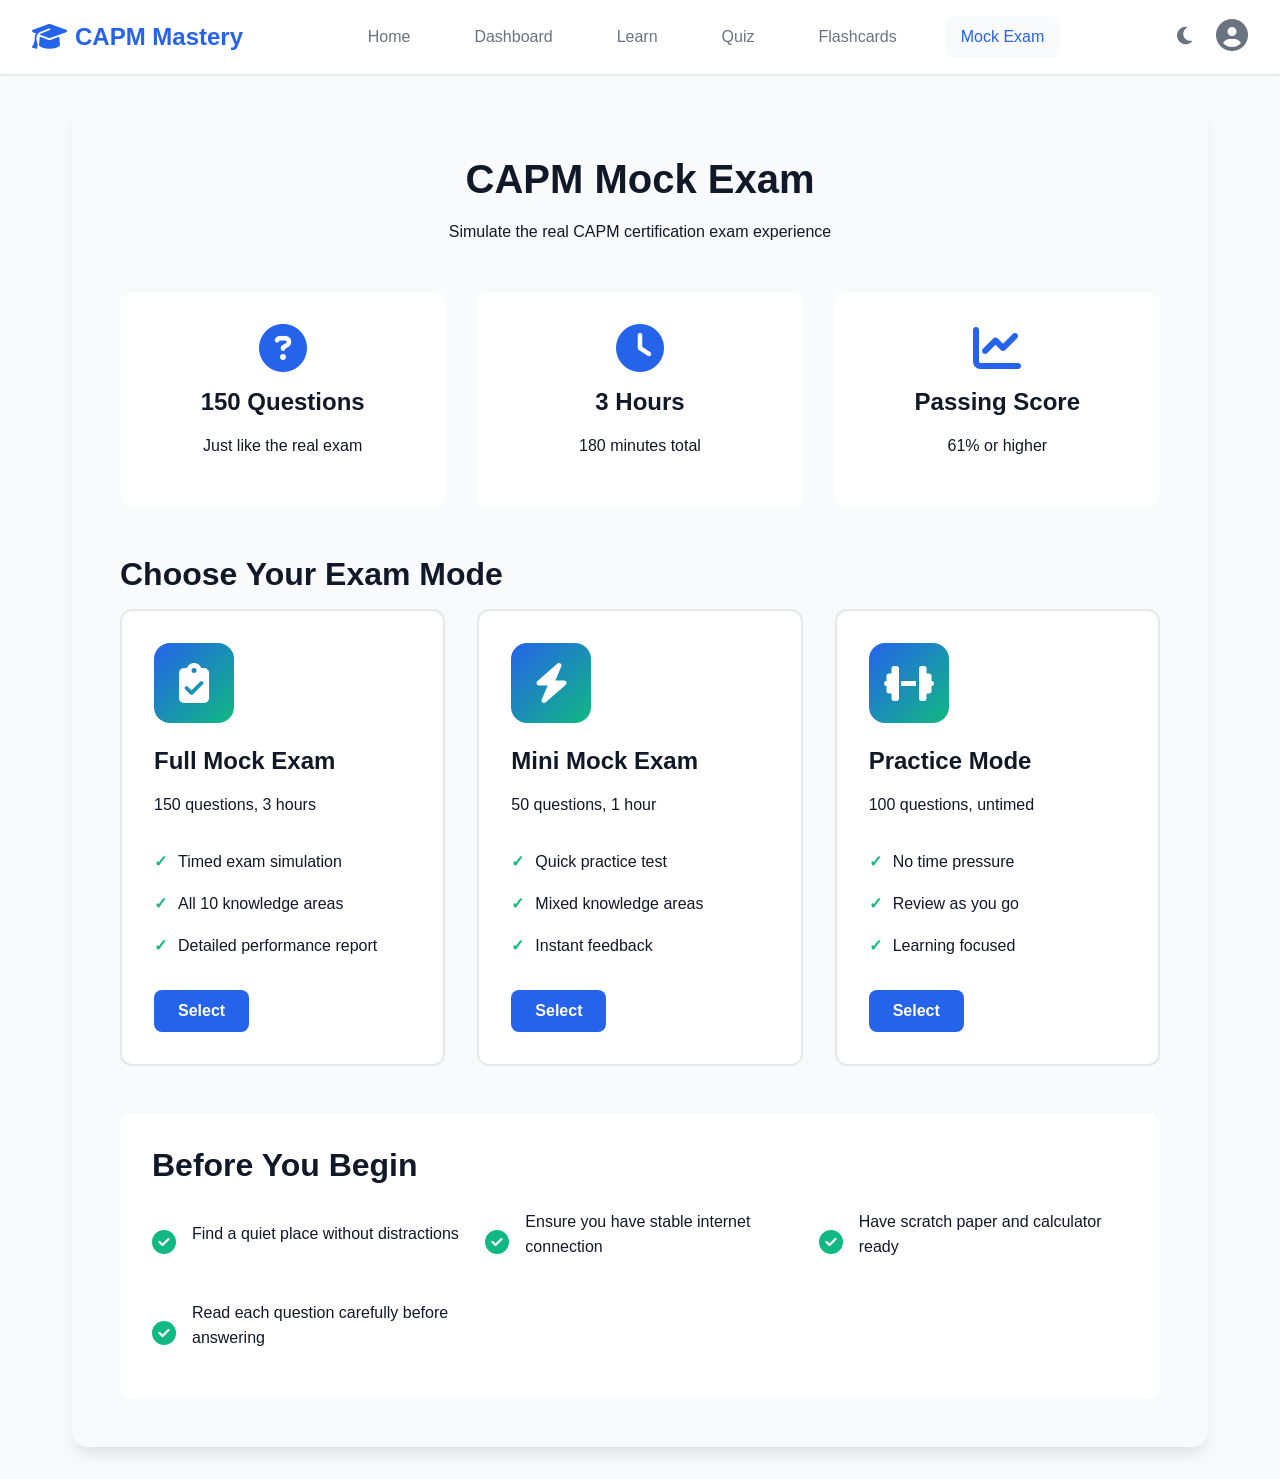
<file: mock-exam.html>
<!DOCTYPE html>
<html lang="en">
<head>
    <meta charset="UTF-8">
    <meta name="viewport" content="width=device-width, initial-scale=1.0">
    <title>Mock Exam - CAPM Exam Prep</title>
    <link rel="stylesheet" href="css/styles.css">
    <link rel="stylesheet" href="css/additional-styles.css">
    <link rel="stylesheet" href="https://cdnjs.cloudflare.com/ajax/libs/font-awesome/6.4.0/css/all.min.css">
</head>
<body>
    <!-- Navigation -->
    <nav class="navbar">
        <div class="nav-container">
            <div class="logo">
                <i class="fas fa-graduation-cap"></i>
                <span>CAPM Mastery</span>
            </div>
            <div class="nav-links">
                <a href="index.html">Home</a>
                <a href="dashboard.html">Dashboard</a>
                <a href="learning-fixed.html">Learn</a>
                <a href="quiz.html">Quiz</a>
                <a href="flashcards.html">Flashcards</a>
                <a href="mock-exam.html" class="active">Mock Exam</a>
            </div>
            <div class="nav-actions">
                <button class="theme-toggle" id="themeToggle">
                    <i class="fas fa-moon"></i>
                </button>
                <div class="user-profile">
                    <i class="fas fa-user-circle"></i>
                </div>
            </div>
        </div>
    </nav>

    <div class="mock-exam-container">
        <!-- Exam Setup -->
        <div class="exam-setup" id="examSetup">
            <div class="exam-intro">
                <h1>CAPM Mock Exam</h1>
                <p>Simulate the real CAPM certification exam experience</p>
            </div>

            <div class="exam-info">
                <div class="info-card">
                    <i class="fas fa-question-circle"></i>
                    <h3>150 Questions</h3>
                    <p>Just like the real exam</p>
                </div>
                <div class="info-card">
                    <i class="fas fa-clock"></i>
                    <h3>3 Hours</h3>
                    <p>180 minutes total</p>
                </div>
                <div class="info-card">
                    <i class="fas fa-chart-line"></i>
                    <h3>Passing Score</h3>
                    <p>61% or higher</p>
                </div>
            </div>

            <div class="exam-options">
                <h2>Choose Your Exam Mode</h2>
                <div class="exam-modes">
                    <div class="mode-card" data-mode="full">
                        <div class="mode-icon">
                            <i class="fas fa-clipboard-check"></i>
                        </div>
                        <h3>Full Mock Exam</h3>
                        <p>150 questions, 3 hours</p>
                        <ul>
                            <li>Timed exam simulation</li>
                            <li>All 10 knowledge areas</li>
                            <li>Detailed performance report</li>
                        </ul>
                        <button class="btn btn-primary select-mode-btn">Select</button>
                    </div>

                    <div class="mode-card" data-mode="mini">
                        <div class="mode-icon">
                            <i class="fas fa-bolt"></i>
                        </div>
                        <h3>Mini Mock Exam</h3>
                        <p>50 questions, 1 hour</p>
                        <ul>
                            <li>Quick practice test</li>
                            <li>Mixed knowledge areas</li>
                            <li>Instant feedback</li>
                        </ul>
                        <button class="btn btn-primary select-mode-btn">Select</button>
                    </div>

                    <div class="mode-card" data-mode="practice">
                        <div class="mode-icon">
                            <i class="fas fa-dumbbell"></i>
                        </div>
                        <h3>Practice Mode</h3>
                        <p>100 questions, untimed</p>
                        <ul>
                            <li>No time pressure</li>
                            <li>Review as you go</li>
                            <li>Learning focused</li>
                        </ul>
                        <button class="btn btn-primary select-mode-btn">Select</button>
                    </div>
                </div>
            </div>

            <div class="exam-instructions">
                <h2>Before You Begin</h2>
                <div class="instructions-content">
                    <div class="instruction-item">
                        <i class="fas fa-check-circle"></i>
                        <p>Find a quiet place without distractions</p>
                    </div>
                    <div class="instruction-item">
                        <i class="fas fa-check-circle"></i>
                        <p>Ensure you have stable internet connection</p>
                    </div>
                    <div class="instruction-item">
                        <i class="fas fa-check-circle"></i>
                        <p>Have scratch paper and calculator ready</p>
                    </div>
                    <div class="instruction-item">
                        <i class="fas fa-check-circle"></i>
                        <p>Read each question carefully before answering</p>
                    </div>
                </div>
            </div>
        </div>

        <!-- Exam Active -->
        <div class="exam-active" id="examActive" style="display: none;">
            <div class="exam-header">
                <div class="exam-timer">
                    <i class="fas fa-clock"></i>
                    <span id="examTimer">03:00:00</span>
                </div>
                <div class="exam-progress-info">
                    <span>Question <span id="currentExamQuestion">1</span> of <span id="totalExamQuestions">150</span></span>
                </div>
                <div class="exam-actions">
                    <button class="btn btn-outline" id="flagQuestionBtn">
                        <i class="fas fa-flag"></i> Flag
                    </button>
                    <button class="btn btn-secondary" id="reviewBtn">
                        <i class="fas fa-list"></i> Review
                    </button>
                    <button class="btn btn-danger" id="endExamBtn">
                        <i class="fas fa-stop"></i> End Exam
                    </button>
                </div>
            </div>

            <div class="exam-content">
                <div class="exam-question-card">
                    <div class="question-meta">
                        <span class="question-domain" id="examQuestionDomain"></span>
                        <span class="question-flag" id="questionFlag" style="display: none;">
                            <i class="fas fa-flag"></i> Flagged
                        </span>
                    </div>
                    <h2 class="exam-question-text" id="examQuestionText"></h2>
                    <div class="exam-answer-options" id="examAnswerOptions"></div>
                </div>

                <div class="exam-navigation">
                    <button class="btn btn-secondary" id="prevQuestionBtn" disabled>
                        <i class="fas fa-arrow-left"></i> Previous
                    </button>
                    <button class="btn btn-primary" id="nextQuestionBtn">
                        Next <i class="fas fa-arrow-right"></i>
                    </button>
                </div>
            </div>

            <!-- Question Navigator Panel -->
            <div class="question-navigator" id="questionNavigator" style="display: none;">
                <div class="navigator-header">
                    <h3>Question Navigator</h3>
                    <button class="close-navigator" id="closeNavigator">
                        <i class="fas fa-times"></i>
                    </button>
                </div>
                <div class="navigator-legend">
                    <span class="legend-item">
                        <span class="legend-box answered"></span> Answered
                    </span>
                    <span class="legend-item">
                        <span class="legend-box flagged"></span> Flagged
                    </span>
                    <span class="legend-item">
                        <span class="legend-box unanswered"></span> Unanswered
                    </span>
                </div>
                <div class="navigator-grid" id="navigatorGrid"></div>
                <button class="btn btn-primary btn-block" id="submitExamBtn">
                    Submit Exam
                </button>
            </div>
        </div>

        <!-- Exam Results -->
        <div class="exam-results" id="examResults" style="display: none;">
            <div class="results-hero">
                <div class="results-badge" id="resultsBadge">
                    <i class="fas fa-trophy"></i>
                </div>
                <h1 id="resultsTitle">Congratulations!</h1>
                <p class="results-subtitle" id="resultsSubtitle">You passed the mock exam!</p>
                <div class="final-score-display">
                    <span class="score-value" id="finalExamScore">75%</span>
                    <span class="score-label">Final Score</span>
                </div>
            </div>

            <div class="results-summary">
                <div class="summary-stat">
                    <i class="fas fa-check-circle"></i>
                    <div class="stat-info">
                        <span class="stat-value" id="correctExamAnswers">113/150</span>
                        <span class="stat-label">Correct Answers</span>
                    </div>
                </div>
                <div class="summary-stat">
                    <i class="fas fa-clock"></i>
                    <div class="stat-info">
                        <span class="stat-value" id="examTimeSpent">2:45:30</span>
                        <span class="stat-label">Time Spent</span>
                    </div>
                </div>
                <div class="summary-stat">
                    <i class="fas fa-percentage"></i>
                    <div class="stat-info">
                        <span class="stat-value" id="examAccuracy">75%</span>
                        <span class="stat-label">Accuracy</span>
                    </div>
                </div>
                <div class="summary-stat">
                    <i class="fas fa-star"></i>
                    <div class="stat-info">
                        <span class="stat-value" id="examXP">+500 XP</span>
                        <span class="stat-label">Points Earned</span>
                    </div>
                </div>
            </div>

            <div class="domain-performance">
                <h2>Performance by Knowledge Area</h2>
                <div class="domain-performance-grid" id="domainPerformanceGrid"></div>
            </div>

            <div class="weak-areas">
                <h2>Areas for Improvement</h2>
                <div class="weak-areas-list" id="weakAreasList"></div>
            </div>

            <div class="exam-recommendations">
                <h2>Next Steps</h2>
                <div class="recommendations-grid" id="examRecommendations"></div>
            </div>

            <div class="results-actions">
                <button class="btn btn-secondary" id="reviewExamBtn">
                    <i class="fas fa-eye"></i> Review All Questions
                </button>
                <button class="btn btn-primary" id="retakeExamBtn">
                    <i class="fas fa-redo"></i> Retake Exam
                </button>
                <a href="dashboard.html" class="btn btn-outline">
                    <i class="fas fa-home"></i> Back to Dashboard
                </a>
            </div>
        </div>

        <!-- Exam Review -->
        <div class="exam-review" id="examReview" style="display: none;">
            <div class="review-header">
                <h1>Exam Review</h1>
                <div class="review-filters">
                    <button class="filter-btn active" data-filter="all">All Questions</button>
                    <button class="filter-btn" data-filter="incorrect">Incorrect Only</button>
                    <button class="filter-btn" data-filter="flagged">Flagged</button>
                </div>
                <button class="btn btn-secondary" id="backToExamResultsBtn">
                    <i class="fas fa-arrow-left"></i> Back to Results
                </button>
            </div>
            <div class="review-questions" id="reviewQuestions"></div>
        </div>
    </div>

    <script src="js/main.js"></script>
    <script src="js/mock-exam.js"></script>
</body>
</html>
</file>
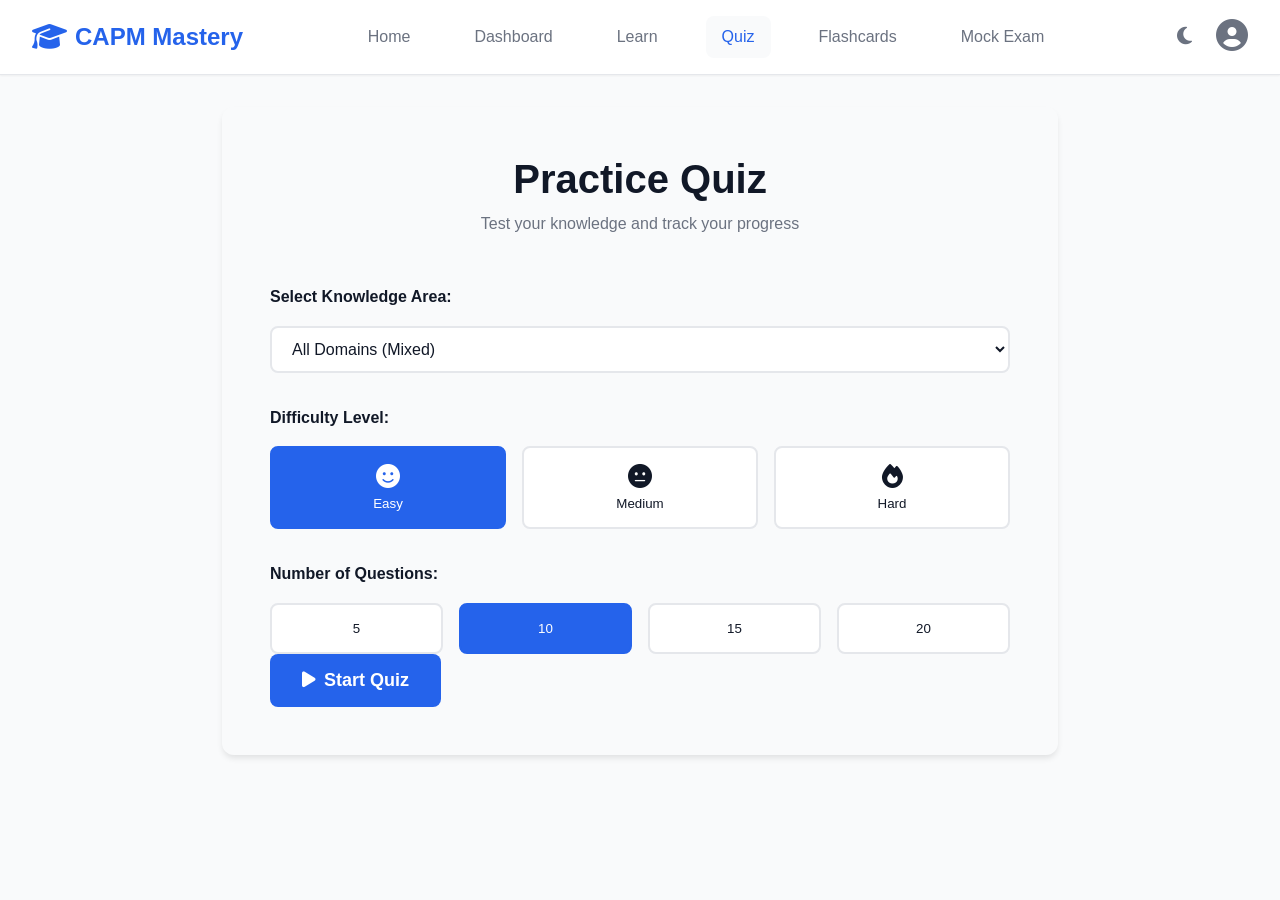
<file: quiz.html>
<!DOCTYPE html>
<html lang="en">
<head>
    <meta charset="UTF-8">
    <meta name="viewport" content="width=device-width, initial-scale=1.0">
    <title>Practice Quiz - CAPM Exam Prep</title>
    <link rel="stylesheet" href="css/styles.css">
    <link rel="stylesheet" href="css/additional-styles.css">
    <link rel="stylesheet" href="https://cdnjs.cloudflare.com/ajax/libs/font-awesome/6.4.0/css/all.min.css">
</head>
<body>
    <!-- Navigation -->
    <nav class="navbar">
        <div class="nav-container">
            <div class="logo">
                <i class="fas fa-graduation-cap"></i>
                <span>CAPM Mastery</span>
            </div>
            <div class="nav-links">
                <a href="index.html">Home</a>
                <a href="dashboard.html">Dashboard</a>
                <a href="learning-fixed.html">Learn</a>
                <a href="quiz.html" class="active">Quiz</a>
                <a href="flashcards.html">Flashcards</a>
                <a href="mock-exam.html">Mock Exam</a>
            </div>
            <div class="nav-actions">
                <button class="theme-toggle" id="themeToggle">
                    <i class="fas fa-moon"></i>
                </button>
                <div class="user-profile">
                    <i class="fas fa-user-circle"></i>
                </div>
            </div>
        </div>
    </nav>

    <div class="quiz-container">
        <!-- Quiz Setup -->
        <div class="quiz-setup" id="quizSetup">
            <h1>Practice Quiz</h1>
            <p>Test your knowledge and track your progress</p>

            <div class="setup-options">
                <div class="option-group">
                    <label>Select Knowledge Area:</label>
                    <select id="domainSelect" class="form-select">
                        <option value="all">All Domains (Mixed)</option>
                        <option value="integration">Integration Management</option>
                        <option value="scope">Scope Management</option>
                        <option value="schedule">Schedule Management</option>
                        <option value="cost">Cost Management</option>
                        <option value="quality">Quality Management</option>
                        <option value="resource">Resource Management</option>
                        <option value="communication">Communication Management</option>
                        <option value="risk">Risk Management</option>
                        <option value="procurement">Procurement Management</option>
                        <option value="stakeholder">Stakeholder Management</option>
                    </select>
                </div>

                <div class="option-group">
                    <label>Difficulty Level:</label>
                    <div class="difficulty-buttons">
                        <button class="difficulty-btn active" data-difficulty="easy">
                            <i class="fas fa-smile"></i>
                            Easy
                        </button>
                        <button class="difficulty-btn" data-difficulty="medium">
                            <i class="fas fa-meh"></i>
                            Medium
                        </button>
                        <button class="difficulty-btn" data-difficulty="hard">
                            <i class="fas fa-fire"></i>
                            Hard
                        </button>
                    </div>
                </div>

                <div class="option-group">
                    <label>Number of Questions:</label>
                    <div class="question-count">
                        <button class="count-btn" data-count="5">5</button>
                        <button class="count-btn active" data-count="10">10</button>
                        <button class="count-btn" data-count="15">15</button>
                        <button class="count-btn" data-count="20">20</button>
                    </div>
                </div>
            </div>

            <button class="btn btn-primary btn-large" id="startQuizBtn">
                <i class="fas fa-play"></i> Start Quiz
            </button>
        </div>

        <!-- Quiz Active -->
        <div class="quiz-active" id="quizActive" style="display: none;">
            <div class="quiz-header">
                <div class="quiz-progress">
                    <span class="question-counter">Question <span id="currentQuestion">1</span> of <span id="totalQuestions">10</span></span>
                    <div class="progress-bar">
                        <div class="progress-fill" id="quizProgress"></div>
                    </div>
                </div>
                <div class="quiz-stats">
                    <div class="stat">
                        <i class="fas fa-check-circle"></i>
                        <span id="correctCount">0</span>
                    </div>
                    <div class="stat">
                        <i class="fas fa-times-circle"></i>
                        <span id="incorrectCount">0</span>
                    </div>
                </div>
            </div>

            <div class="question-card" id="questionCard">
                <div class="question-domain" id="questionDomain"></div>
                <div class="question-difficulty" id="questionDifficulty"></div>
                <h2 class="question-text" id="questionText"></h2>
                <div class="answer-options" id="answerOptions"></div>
                <button class="btn btn-primary" id="submitAnswerBtn" disabled>
                    Submit Answer
                </button>
            </div>

            <div class="answer-feedback" id="answerFeedback" style="display: none;">
                <div class="feedback-content">
                    <div class="feedback-icon" id="feedbackIcon"></div>
                    <h3 id="feedbackTitle"></h3>
                    <p id="feedbackText"></p>
                    <div class="explanation" id="explanation"></div>
                </div>
                <button class="btn btn-primary" id="nextQuestionBtn">
                    Next Question <i class="fas fa-arrow-right"></i>
                </button>
            </div>
        </div>

        <!-- Quiz Results -->
        <div class="quiz-results" id="quizResults" style="display: none;">
            <div class="results-header">
                <div class="results-icon" id="resultsIcon">
                    <i class="fas fa-trophy"></i>
                </div>
                <h1>Quiz Complete!</h1>
                <p class="results-message" id="resultsMessage"></p>
            </div>

            <div class="results-stats">
                <div class="result-stat">
                    <div class="stat-value" id="finalScore">0%</div>
                    <div class="stat-label">Final Score</div>
                </div>
                <div class="result-stat">
                    <div class="stat-value" id="correctAnswers">0/10</div>
                    <div class="stat-label">Correct Answers</div>
                </div>
                <div class="result-stat">
                    <div class="stat-value" id="timeSpent">0:00</div>
                    <div class="stat-label">Time Spent</div>
                </div>
                <div class="result-stat">
                    <div class="stat-value" id="pointsEarned">+0 XP</div>
                    <div class="stat-label">Points Earned</div>
                </div>
            </div>

            <div class="results-breakdown">
                <h2>Performance by Domain</h2>
                <div class="domain-breakdown" id="domainBreakdown"></div>
            </div>

            <div class="results-recommendations">
                <h2>Recommendations</h2>
                <div class="recommendations-list" id="recommendationsList"></div>
            </div>

            <div class="results-actions">
                <button class="btn btn-secondary" id="reviewAnswersBtn">
                    <i class="fas fa-eye"></i> Review Answers
                </button>
                <button class="btn btn-primary" id="retakeQuizBtn">
                    <i class="fas fa-redo"></i> Take Another Quiz
                </button>
                <a href="dashboard.html" class="btn btn-outline">
                    <i class="fas fa-home"></i> Back to Dashboard
                </a>
            </div>
        </div>

        <!-- Answer Review -->
        <div class="answer-review" id="answerReview" style="display: none;">
            <div class="review-header">
                <h1>Answer Review</h1>
                <button class="btn btn-secondary" id="backToResultsBtn">
                    <i class="fas fa-arrow-left"></i> Back to Results
                </button>
            </div>
            <div class="review-content" id="reviewContent"></div>
        </div>
    </div>

    <script src="js/main.js"></script>
    <script src="js/quiz.js"></script>
</body>
</html>
</file>
<file: css/styles.css>
/* ===================================
   CAPM Exam Prep - Main Styles
   Modern, Responsive, Dark/Light Mode
   =================================== */

/* CSS Variables for Theming */
:root {
    /* Light Mode Colors */
    --primary-color: #2563eb;
    --primary-dark: #1e40af;
    --primary-light: #3b82f6;
    --secondary-color: #10b981;
    --accent-color: #f59e0b;
    --danger-color: #ef4444;
    --warning-color: #f59e0b;
    --success-color: #10b981;
    
    --bg-primary: #ffffff;
    --bg-secondary: #f9fafb;
    --bg-tertiary: #f3f4f6;
    --text-primary: #111827;
    --text-secondary: #6b7280;
    --text-tertiary: #9ca3af;
    
    --border-color: #e5e7eb;
    --shadow-sm: 0 1px 2px 0 rgba(0, 0, 0, 0.05);
    --shadow-md: 0 4px 6px -1px rgba(0, 0, 0, 0.1);
    --shadow-lg: 0 10px 15px -3px rgba(0, 0, 0, 0.1);
    --shadow-xl: 0 20px 25px -5px rgba(0, 0, 0, 0.1);
    
    --transition: all 0.3s ease;
    --border-radius: 8px;
    --border-radius-lg: 12px;
}

/* Dark Mode Colors */
[data-theme="dark"] {
    --primary-color: #3b82f6;
    --primary-dark: #2563eb;
    --primary-light: #60a5fa;
    
    --bg-primary: #1f2937;
    --bg-secondary: #111827;
    --bg-tertiary: #374151;
    --text-primary: #f9fafb;
    --text-secondary: #d1d5db;
    --text-tertiary: #9ca3af;
    
    --border-color: #374151;
    --shadow-sm: 0 1px 2px 0 rgba(0, 0, 0, 0.3);
    --shadow-md: 0 4px 6px -1px rgba(0, 0, 0, 0.4);
    --shadow-lg: 0 10px 15px -3px rgba(0, 0, 0, 0.5);
    --shadow-xl: 0 20px 25px -5px rgba(0, 0, 0, 0.6);
}

/* Reset & Base Styles */
* {
    margin: 0;
    padding: 0;
    box-sizing: border-box;
}

body {
    font-family: 'Inter', -apple-system, BlinkMacSystemFont, 'Segoe UI', Roboto, sans-serif;
    background-color: var(--bg-secondary);
    color: var(--text-primary);
    line-height: 1.6;
    transition: var(--transition);
}

/* Typography */
h1, h2, h3, h4, h5, h6 {
    font-weight: 700;
    line-height: 1.2;
    margin-bottom: 1rem;
}

h1 { font-size: 2.5rem; }
h2 { font-size: 2rem; }
h3 { font-size: 1.5rem; }
h4 { font-size: 1.25rem; }

p {
    margin-bottom: 1rem;
}

a {
    text-decoration: none;
    color: var(--primary-color);
    transition: var(--transition);
}

/* Navigation Bar */
.navbar {
    background-color: var(--bg-primary);
    border-bottom: 1px solid var(--border-color);
    padding: 1rem 0;
    position: sticky;
    top: 0;
    z-index: 1000;
    box-shadow: var(--shadow-sm);
}

.nav-container {
    max-width: 1400px;
    margin: 0 auto;
    padding: 0 2rem;
    display: flex;
    justify-content: space-between;
    align-items: center;
}

.logo {
    display: flex;
    align-items: center;
    gap: 0.5rem;
    font-size: 1.5rem;
    font-weight: 700;
    color: var(--primary-color);
}

.logo i {
    font-size: 1.75rem;
}

.nav-links {
    display: flex;
    gap: 2rem;
}

.nav-links a {
    color: var(--text-secondary);
    font-weight: 500;
    padding: 0.5rem 1rem;
    border-radius: var(--border-radius);
    transition: var(--transition);
}

.nav-links a:hover,
.nav-links a.active {
    color: var(--primary-color);
    background-color: var(--bg-secondary);
}

.nav-actions {
    display: flex;
    align-items: center;
    gap: 1rem;
}

.search-btn,
.theme-toggle {
    background: none;
    border: none;
    color: var(--text-secondary);
    font-size: 1.25rem;
    cursor: pointer;
    padding: 0.5rem;
    border-radius: var(--border-radius);
    transition: var(--transition);
}

.search-btn:hover,
.theme-toggle:hover {
    color: var(--primary-color);
    background-color: var(--bg-secondary);
}

.user-profile i {
    font-size: 2rem;
    color: var(--text-secondary);
    cursor: pointer;
    transition: var(--transition);
}

.user-profile i:hover {
    color: var(--primary-color);
}

/* Buttons */
.btn {
    display: inline-flex;
    align-items: center;
    gap: 0.5rem;
    padding: 0.75rem 1.5rem;
    border: none;
    border-radius: var(--border-radius);
    font-weight: 600;
    cursor: pointer;
    transition: var(--transition);
    text-align: center;
    font-size: 1rem;
}

.btn-primary {
    background-color: var(--primary-color);
    color: white;
}

.btn-primary:hover {
    background-color: var(--primary-dark);
    transform: translateY(-2px);
    box-shadow: var(--shadow-md);
}

.btn-secondary {
    background-color: var(--bg-tertiary);
    color: var(--text-primary);
}

.btn-secondary:hover {
    background-color: var(--border-color);
}

.btn-outline {
    background-color: transparent;
    border: 2px solid var(--primary-color);
    color: var(--primary-color);
}

.btn-outline:hover {
    background-color: var(--primary-color);
    color: white;
}

.btn-danger {
    background-color: var(--danger-color);
    color: white;
}

.btn-danger:hover {
    background-color: #dc2626;
}

.btn-large {
    padding: 1rem 2rem;
    font-size: 1.125rem;
}

.btn-block {
    width: 100%;
    justify-content: center;
}

.btn:disabled {
    opacity: 0.5;
    cursor: not-allowed;
}

/* Hero Section */
.hero {
    max-width: 1400px;
    margin: 0 auto;
    padding: 4rem 2rem;
    display: grid;
    grid-template-columns: 1fr 1fr;
    gap: 4rem;
    align-items: center;
}

.hero-content h1 {
    font-size: 3.5rem;
    margin-bottom: 1.5rem;
    background: linear-gradient(135deg, var(--primary-color), var(--secondary-color));
    -webkit-background-clip: text;
    -webkit-text-fill-color: transparent;
    background-clip: text;
}

.hero-content p {
    font-size: 1.25rem;
    color: var(--text-secondary);
    margin-bottom: 2rem;
}

.hero-stats {
    display: flex;
    gap: 2rem;
    margin-bottom: 2rem;
}

.hero-stats .stat {
    display: flex;
    align-items: center;
    gap: 0.5rem;
    color: var(--text-secondary);
}

.hero-stats .stat i {
    color: var(--primary-color);
    font-size: 1.5rem;
}

.hero-buttons {
    display: flex;
    gap: 1rem;
}

.hero-image {
    position: relative;
    display: flex;
    justify-content: center;
    align-items: center;
}

.floating-card {
    background: linear-gradient(135deg, var(--primary-color), var(--secondary-color));
    color: white;
    padding: 2rem;
    border-radius: var(--border-radius-lg);
    box-shadow: var(--shadow-xl);
    display: flex;
    flex-direction: column;
    align-items: center;
    gap: 1rem;
    animation: float 3s ease-in-out infinite;
}

.floating-card i {
    font-size: 4rem;
}

@keyframes float {
    0%, 100% { transform: translateY(0); }
    50% { transform: translateY(-20px); }
}

/* Features Section */
.features {
    max-width: 1400px;
    margin: 0 auto;
    padding: 4rem 2rem;
}

.features h2 {
    text-align: center;
    font-size: 2.5rem;
    margin-bottom: 3rem;
}

.features-grid {
    display: grid;
    grid-template-columns: repeat(auto-fit, minmax(280px, 1fr));
    gap: 2rem;
}

.feature-card {
    background-color: var(--bg-primary);
    padding: 2rem;
    border-radius: var(--border-radius-lg);
    box-shadow: var(--shadow-md);
    transition: var(--transition);
}

.feature-card:hover {
    transform: translateY(-5px);
    box-shadow: var(--shadow-lg);
}

.feature-icon {
    width: 60px;
    height: 60px;
    background: linear-gradient(135deg, var(--primary-color), var(--primary-light));
    border-radius: var(--border-radius);
    display: flex;
    align-items: center;
    justify-content: center;
    margin-bottom: 1rem;
}

.feature-icon i {
    font-size: 1.75rem;
    color: white;
}

.feature-card h3 {
    margin-bottom: 0.5rem;
}

.feature-card p {
    color: var(--text-secondary);
    margin-bottom: 0;
}

/* Domains Section */
.domains {
    max-width: 1400px;
    margin: 0 auto;
    padding: 4rem 2rem;
    background-color: var(--bg-primary);
}

.domains h2 {
    text-align: center;
    font-size: 2.5rem;
    margin-bottom: 3rem;
}

.domains-grid {
    display: grid;
    grid-template-columns: repeat(auto-fit, minmax(300px, 1fr));
    gap: 2rem;
}

.domain-card {
    background-color: var(--bg-secondary);
    padding: 2rem;
    border-radius: var(--border-radius-lg);
    border: 2px solid var(--border-color);
    transition: var(--transition);
    cursor: pointer;
}

.domain-card:hover {
    border-color: var(--primary-color);
    transform: translateY(-3px);
    box-shadow: var(--shadow-lg);
}

.domain-icon {
    width: 50px;
    height: 50px;
    background-color: var(--primary-color);
    border-radius: var(--border-radius);
    display: flex;
    align-items: center;
    justify-content: center;
    margin-bottom: 1rem;
}

.domain-icon i {
    font-size: 1.5rem;
    color: white;
}

.domain-card h3 {
    margin-bottom: 0.5rem;
}

.domain-card p {
    color: var(--text-secondary);
    margin-bottom: 1rem;
}

.domain-progress {
    margin-top: 1rem;
}

.progress-bar {
    width: 100%;
    height: 8px;
    background-color: var(--bg-tertiary);
    border-radius: 4px;
    overflow: hidden;
    margin-bottom: 0.5rem;
}

.progress-fill {
    height: 100%;
    background: linear-gradient(90deg, var(--primary-color), var(--secondary-color));
    transition: width 0.5s ease;
}

.domain-progress span {
    font-size: 0.875rem;
    color: var(--text-secondary);
}

/* CTA Section */
.cta {
    max-width: 1400px;
    margin: 0 auto;
    padding: 4rem 2rem;
    text-align: center;
}

.cta h2 {
    font-size: 2.5rem;
    margin-bottom: 1rem;
}

.cta p {
    font-size: 1.25rem;
    color: var(--text-secondary);
    margin-bottom: 2rem;
}

/* Footer */
.footer {
    background-color: var(--bg-primary);
    border-top: 1px solid var(--border-color);
    padding: 3rem 2rem 1rem;
    margin-top: 4rem;
}

.footer-content {
    max-width: 1400px;
    margin: 0 auto;
    display: grid;
    grid-template-columns: repeat(auto-fit, minmax(250px, 1fr));
    gap: 2rem;
    margin-bottom: 2rem;
}

.footer-section h4 {
    margin-bottom: 1rem;
}

.footer-section a {
    display: block;
    color: var(--text-secondary);
    margin-bottom: 0.5rem;
}

.footer-section a:hover {
    color: var(--primary-color);
}

.footer-bottom {
    max-width: 1400px;
    margin: 0 auto;
    padding-top: 2rem;
    border-top: 1px solid var(--border-color);
    text-align: center;
    color: var(--text-secondary);
}

/* Dashboard Layout */
.dashboard-container {
    display: flex;
    min-height: calc(100vh - 73px);
}

.sidebar {
    width: 280px;
    background-color: var(--bg-primary);
    border-right: 1px solid var(--border-color);
    padding: 2rem 0;
    position: sticky;
    top: 73px;
    height: calc(100vh - 73px);
    overflow-y: auto;
}

.sidebar-header {
    padding: 0 1.5rem;
    margin-bottom: 1.5rem;
}

.sidebar-header h3 {
    font-size: 1.125rem;
    color: var(--text-secondary);
    text-transform: uppercase;
    letter-spacing: 0.05em;
}

.sidebar-nav a {
    display: flex;
    align-items: center;
    gap: 1rem;
    padding: 0.75rem 1.5rem;
    color: var(--text-secondary);
    transition: var(--transition);
}

.sidebar-nav a:hover,
.sidebar-nav a.active {
    background-color: var(--bg-secondary);
    color: var(--primary-color);
    border-left: 3px solid var(--primary-color);
}

.sidebar-nav a i {
    font-size: 1.25rem;
}

.sidebar-domains {
    margin-top: 2rem;
    padding: 0 1.5rem;
}

.sidebar-domains h4 {
    font-size: 0.875rem;
    color: var(--text-secondary);
    text-transform: uppercase;
    letter-spacing: 0.05em;
    margin-bottom: 1rem;
}

.sidebar-domains a {
    display: block;
    padding: 0.5rem 0;
    color: var(--text-secondary);
    font-size: 0.875rem;
    transition: var(--transition);
}

.sidebar-domains a:hover {
    color: var(--primary-color);
}

.dashboard-main {
    flex: 1;
    padding: 2rem;
    overflow-y: auto;
}

/* Welcome Section */
.welcome-section {
    background: linear-gradient(135deg, var(--primary-color), var(--secondary-color));
    color: white;
    padding: 2rem;
    border-radius: var(--border-radius-lg);
    margin-bottom: 2rem;
    display: flex;
    justify-content: space-between;
    align-items: center;
}

.welcome-content h1 {
    font-size: 2rem;
    margin-bottom: 0.5rem;
}

.welcome-content p {
    opacity: 0.9;
    margin-bottom: 0;
}

.level-badge {
    display: flex;
    align-items: center;
    gap: 1rem;
    background-color: rgba(255, 255, 255, 0.2);
    padding: 1rem 1.5rem;
    border-radius: var(--border-radius);
}

.badge-icon {
    width: 50px;
    height: 50px;
    background-color: rgba(255, 255, 255, 0.3);
    border-radius: 50%;
    display: flex;
    align-items: center;
    justify-content: center;
}

.badge-icon i {
    font-size: 1.5rem;
}

.badge-info {
    display: flex;
    flex-direction: column;
}

.level-name {
    font-weight: 700;
    font-size: 1.125rem;
}

.level-points {
    opacity: 0.9;
    font-size: 0.875rem;
}

/* Stats Grid */
.stats-grid {
    display: grid;
    grid-template-columns: repeat(auto-fit, minmax(250px, 1fr));
    gap: 1.5rem;
    margin-bottom: 2rem;
}

.stat-card {
    background-color: var(--bg-primary);
    padding: 1.5rem;
    border-radius: var(--border-radius-lg);
    box-shadow: var(--shadow-md);
    display: flex;
    align-items: center;
    gap: 1rem;
}

.stat-icon {
    width: 60px;
    height: 60px;
    border-radius: var(--border-radius);
    display: flex;
    align-items: center;
    justify-content: center;
}

.stat-icon.blue { background-color: rgba(37, 99, 235, 0.1); }
.stat-icon.green { background-color: rgba(16, 185, 129, 0.1); }
.stat-icon.orange { background-color: rgba(245, 158, 11, 0.1); }
.stat-icon.purple { background-color: rgba(139, 92, 246, 0.1); }

.stat-icon i {
    font-size: 1.75rem;
}

.stat-icon.blue i { color: var(--primary-color); }
.stat-icon.green i { color: var(--success-color); }
.stat-icon.orange i { color: var(--warning-color); }
.stat-icon.purple i { color: #8b5cf6; }

.stat-info h3 {
    font-size: 2rem;
    margin-bottom: 0.25rem;
}

.stat-info p {
    color: var(--text-secondary);
    margin-bottom: 0;
    font-size: 0.875rem;
}

/* Exam Readiness */
.exam-readiness {
    background-color: var(--bg-primary);
    padding: 2rem;
    border-radius: var(--border-radius-lg);
    box-shadow: var(--shadow-md);
    margin-bottom: 2rem;
}

.exam-readiness h2 {
    margin-bottom: 1.5rem;
}

.readiness-content {
    display: grid;
    grid-template-columns: 300px 1fr;
    gap: 2rem;
    align-items: center;
}

.readiness-gauge {
    position: relative;
    width: 250px;
    height: 250px;
}

.gauge-center {
    position: absolute;
    top: 50%;
    left: 50%;
    transform: translate(-50%, -50%);
    text-align: center;
}

.gauge-score {
    display: block;
    font-size: 3rem;
    font-weight: 700;
    color: var(--primary-color);
}

.gauge-label {
    display: block;
    color: var(--text-secondary);
    font-size: 0.875rem;
}

.readiness-info h3 {
    margin-bottom: 0.5rem;
}

.readiness-recommendations {
    margin-top: 1.5rem;
}

.readiness-recommendations h4 {
    font-size: 1rem;
    margin-bottom: 0.5rem;
}

.readiness-recommendations ul {
    list-style: none;
}

.readiness-recommendations li {
    padding: 0.5rem 0;
    padding-left: 1.5rem;
    position: relative;
    color: var(--text-secondary);
}

.readiness-recommendations li::before {
    content: "→";
    position: absolute;
    left: 0;
    color: var(--primary-color);
}

/* Domain Progress Section */
.domain-progress-section {
    background-color: var(--bg-primary);
    padding: 2rem;
    border-radius: var(--border-radius-lg);
    box-shadow: var(--shadow-md);
    margin-bottom: 2rem;
}

.domain-progress-section h2 {
    margin-bottom: 1.5rem;
}

.domain-progress-grid {
    display: grid;
    gap: 1rem;
}

.domain-progress-item {
    padding: 1rem;
    background-color: var(--bg-secondary);
    border-radius: var(--border-radius);
}

.domain-header {
    display: flex;
    justify-content: space-between;
    align-items: center;
    margin-bottom: 0.5rem;
}

.domain-name {
    font-weight: 600;
}

.domain-percentage {
    color: var(--primary-color);
    font-weight: 600;
}

/* Performance Chart */
.performance-section {
    background-color: var(--bg-primary);
    padding: 2rem;
    border-radius: var(--border-radius-lg);
    box-shadow: var(--shadow-md);
    margin-bottom: 2rem;
}

.chart-container {
    height: 300px;
    margin-top: 1rem;
}

/* Study Plan */
.study-plan-section {
    background-color: var(--bg-primary);
    padding: 2rem;
    border-radius: var(--border-radius-lg);
    box-shadow: var(--shadow-md);
    margin-bottom: 2rem;
}

.plan-selector {
    display: flex;
    gap: 1rem;
    margin-bottom: 1.5rem;
}

.plan-btn {
    padding: 0.75rem 1.5rem;
    border: 2px solid var(--border-color);
    background-color: transparent;
    border-radius: var(--border-radius);
    cursor: pointer;
    transition: var(--transition);
    font-weight: 600;
}

.plan-btn.active {
    border-color: var(--primary-color);
    background-color: var(--primary-color);
    color: white;
}

/* Achievements */
.achievements-section {
    background-color: var(--bg-primary);
    padding: 2rem;
    border-radius: var(--border-radius-lg);
    box-shadow: var(--shadow-md);
}

.badges-grid {
    display: grid;
    grid-template-columns: repeat(auto-fill, minmax(150px, 1fr));
    gap: 1.5rem;
    margin-top: 1.5rem;
}

.badge-item {
    text-align: center;
    padding: 1.5rem;
    background-color: var(--bg-secondary);
    border-radius: var(--border-radius);
    transition: var(--transition);
}

.badge-item i {
    font-size: 3rem;
    margin-bottom: 0.5rem;
    color: var(--primary-color);
}

.badge-item.locked i {
    color: var(--text-tertiary);
    opacity: 0.3;
}

.badge-item span {
    display: block;
    font-weight: 600;
    margin-bottom: 0.25rem;
}

.badge-item small {
    color: var(--text-secondary);
    font-size: 0.75rem;
}

.badge-item:hover {
    transform: translateY(-5px);
    box-shadow: var(--shadow-md);
}

/* Learning Container */
.learning-container {
    display: flex;
    min-height: calc(100vh - 73px);
}

.learning-main {
    flex: 1;
    padding: 2rem;
    max-width: 1200px;
    margin: 0 auto;
}

/* Domain Section */
.domain-section {
    margin-bottom: 3rem;
}

.domain-header {
    margin-bottom: 2rem;
}

.domain-header h1 {
    display: flex;
    align-items: center;
    gap: 1rem;
    font-size: 2.5rem;
    margin-bottom: 0.5rem;
}

.domain-description {
    font-size: 1.125rem;
    color: var(--text-secondary);
}

/* Module Card */
.module-card {
    background-color: var(--bg-primary);
    border-radius: var(--border-radius-lg);
    box-shadow: var(--shadow-md);
    margin-bottom: 1.5rem;
    overflow: hidden;
}

.module-header {
    padding: 1.5rem;
    background-color: var(--bg-secondary);
    cursor: pointer;
    display: flex;
    justify-content: space-between;
    align-items: center;
    transition: var(--transition);
}

.module-header:hover {
    background-color: var(--bg-tertiary);
}

.module-header h2 {
    margin-bottom: 0;
    font-size: 1.5rem;
}

.module-header i {
    transition: transform 0.3s ease;
}

.module-header.active i {
    transform: rotate(180deg);
}

.module-content {
    padding: 2rem;
    display: none;
}

.module-content.active {
    display: block;
}

/* Key Points */
.key-points {
    background-color: var(--bg-secondary);
    padding: 1.5rem;
    border-radius: var(--border-radius);
    margin: 1.5rem 0;
}

.key-points h3 {
    margin-bottom: 1rem;
}

.key-points ul {
    list-style: none;
    padding-left: 0;
}

.key-points li {
    padding: 0.5rem 0;
    padding-left: 1.5rem;
    position: relative;
}

.key-points li::before {
    content: "✓";
    position: absolute;
    left: 0;
    color: var(--success-color);
    font-weight: 700;
}

/* Real World Example */
.real-world-example {
    background: linear-gradient(135deg, rgba(37, 99, 235, 0.1), rgba(16, 185, 129, 0.1));
    padding: 1.5rem;
    border-radius: var(--border-radius);
    border-left: 4px solid var(--primary-color);
    margin: 1.5rem 0;
}

.real-world-example h3 {
    display: flex;
    align-items: center;
    gap: 0.5rem;
    color: var(--primary-color);
}

/* Exam Tips */
.exam-tips {
    background-color: rgba(245, 158, 11, 0.1);
    padding: 1.5rem;
    border-radius: var(--border-radius);
    border-left: 4px solid var(--warning-color);
    margin: 1.5rem 0;
}

.exam-tips h3 {
    display: flex;
    align-items: center;
    gap: 0.5rem;
    color: var(--warning-color);
}

/* Process Table */
.process-table {
    margin: 1.5rem 0;
}

.process-table table {
    width: 100%;
    border-collapse: collapse;
    margin-top: 1rem;
}

.process-table th,
.process-table td {
    padding: 1rem;
    text-align: left;
    border-bottom: 1px solid var(--border-color);
}

.process-table th {
    background-color: var(--bg-secondary);
    font-weight: 600;
}

.process-table tr:hover {
    background-color: var(--bg-secondary);
}

/* ITTO Section */
.itto-section {
    margin: 2rem 0;
    padding: 1.5rem;
    background-color: var(--bg-secondary);
    border-radius: var(--border-radius);
}

.itto-grid {
    display: grid;
    grid-template-columns: repeat(3, 1fr);
    gap: 1.5rem;
    margin-top: 1rem;
}

.itto-column {
    background-color: var(--bg-primary);
    padding: 1rem;
    border-radius: var(--border-radius);
}

.itto-column h4 {
    color: var(--primary-color);
    margin-bottom: 0.75rem;
    padding-bottom: 0.5rem;
    border-bottom: 2px solid var(--primary-color);
}

.itto-column ul {
    list-style: none;
    padding-left: 0;
}

.itto-column li {
    padding: 0.5rem 0;
    color: var(--text-secondary);
}

/* Strategies Grid */
.strategies-grid {
    display: grid;
    grid-template-columns: 1fr 1fr;
    gap: 2rem;
    margin: 1.5rem 0;
}

.strategy-card {
    padding: 1.5rem;
    border-radius: var(--border-radius);
}

.strategy-card.threat {
    background-color: rgba(239, 68, 68, 0.1);
    border: 2px solid var(--danger-color);
}

.strategy-card.opportunity {
    background-color: rgba(16, 185, 129, 0.1);
    border: 2px solid var(--success-color);
}

.strategy-card h3 {
    margin-bottom: 1rem;
}

.strategy-item {
    margin-bottom: 1rem;
    padding-bottom: 1rem;
    border-bottom: 1px solid var(--border-color);
}

.strategy-item:last-child {
    border-bottom: none;
}

.strategy-item h4 {
    margin-bottom: 0.5rem;
}

.strategy-item .example {
    font-style: italic;
    color: var(--text-secondary);
    font-size: 0.875rem;
    margin-top: 0.5rem;
}

/* Formula Box */
.formula-box {
    background: linear-gradient(135deg, var(--primary-color), var(--secondary-color));
    color: white;
    padding: 1.5rem;
    border-radius: var(--border-radius);
    margin: 1.5rem 0;
}

.formula {
    font-size: 1.25rem;
    font-weight: 700;
    margin: 1rem 0;
    padding: 1rem;
    background-color: rgba(255, 255, 255, 0.2);
    border-radius: var(--border-radius);
}

.formula-example {
    margin-top: 1rem;
    opacity: 0.9;
}

/* Cheat Sheet */
.cheat-sheet {
    display: grid;
    grid-template-columns: repeat(auto-fit, minmax(300px, 1fr));
    gap: 1.5rem;
    margin: 1.5rem 0;
}

.cheat-item {
    background-color: var(--bg-secondary);
    padding: 1.5rem;
    border-radius: var(--border-radius);
}

.cheat-item h4 {
    color: var(--primary-color);
    margin-bottom: 1rem;
}

.comparison-table {
    width: 100%;
    margin-top: 1rem;
}

.comparison-table th,
.comparison-table td {
    padding: 0.75rem;
    text-align: center;
    border: 1px solid var(--border-color);
}

.comparison-table th {
    background-color: var(--primary-color);
    color: white;
}

/* Module Actions */
.module-actions {
    display: flex;
    gap: 1rem;
    margin-top: 2rem;
    padding-top: 2rem;
    border-top: 2px solid var(--border-color);
}

/* Responsive Design */
@media (max-width: 1024px) {
    .hero {
        grid-template-columns: 1fr;
    }
    
    .readiness-content {
        grid-template-columns: 1fr;
    }
    
    .itto-grid {
        grid-template-columns: 1fr;
    }
    
    .strategies-grid {
        grid-template-columns: 1fr;
    }
}

@media (max-width: 768px) {
    .nav-links {
        display: none;
    }
    
    .dashboard-container,
    .learning-container {
        flex-direction: column;
    }
    
    .sidebar {
        width: 100%;
        height: auto;
        position: relative;
        top: 0;
    }
    
    .hero-content h1 {
        font-size: 2.5rem;
    }
    
    .stats-grid {
        grid-template-columns: 1fr;
    }
}

/* Search Modal */
.search-modal {
    display: none;
    position: fixed;
    top: 0;
    left: 0;
    width: 100%;
    height: 100%;
    background-color: rgba(0, 0, 0, 0.5);
    z-index: 2000;
    padding: 2rem;
}

.search-modal.active {
    display: flex;
    align-items: flex-start;
    justify-content: center;
    padding-top: 10vh;
}

.search-modal-content {
    background-color: var(--bg-primary);
    border-radius: var(--border-radius-lg);
    width: 100%;
    max-width: 600px;
    box-shadow: var(--shadow-xl);
}

#searchInput {
    width: 100%;
    padding: 1.5rem;
    border: none;
    border-bottom: 2px solid var(--border-color);
    font-size: 1.25rem;
    background-color: transparent;
    color: var(--text-primary);
}

#searchInput:focus {
    outline: none;
    border-bottom-color: var(--primary-color);
}

.search-results {
    max-height: 400px;
    overflow-y: auto;
    padding: 1rem;
}

/* Utility Classes */
.text-center { text-align: center; }
.mt-1 { margin-top: 0.5rem; }
.mt-2 { margin-top: 1rem; }
.mt-3 { margin-top: 1.5rem; }
.mb-1 { margin-bottom: 0.5rem; }
.mb-2 { margin-bottom: 1rem; }
.mb-3 { margin-bottom: 1.5rem; }

/* Made with Bob */
</file>
<file: css/additional-styles.css>
/* Additional Styles for CAPM Exam Prep Platform */
/* Quiz, Flashcards, Mock Exam, and Interactive Components */

/* ============================================
   QUIZ STYLES
   ============================================ */

.quiz-container {
    max-width: 900px;
    margin: 0 auto;
    padding: 2rem;
}

.quiz-setup {
    background: var(--card-bg);
    border-radius: 12px;
    padding: 3rem;
    box-shadow: var(--shadow-md);
}

.quiz-setup h1 {
    text-align: center;
    margin-bottom: 0.5rem;
}

.quiz-setup > p {
    text-align: center;
    color: var(--text-secondary);
    margin-bottom: 3rem;
}

.setup-options {
    display: flex;
    flex-direction: column;
    gap: 2rem;
}

.option-group label {
    display: block;
    font-weight: 600;
    margin-bottom: 1rem;
    color: var(--text-primary);
}

.form-select {
    width: 100%;
    padding: 0.75rem 1rem;
    border: 2px solid var(--border-color);
    border-radius: 8px;
    background: var(--bg-primary);
    color: var(--text-primary);
    font-size: 1rem;
    cursor: pointer;
    transition: all 0.3s ease;
}

.form-select:focus {
    outline: none;
    border-color: var(--primary-color);
}

.difficulty-buttons,
.question-count {
    display: flex;
    gap: 1rem;
    flex-wrap: wrap;
}

.difficulty-btn,
.count-btn {
    flex: 1;
    min-width: 120px;
    padding: 1rem;
    border: 2px solid var(--border-color);
    border-radius: 8px;
    background: var(--bg-primary);
    color: var(--text-primary);
    cursor: pointer;
    transition: all 0.3s ease;
    display: flex;
    flex-direction: column;
    align-items: center;
    gap: 0.5rem;
}

.difficulty-btn:hover,
.count-btn:hover {
    border-color: var(--primary-color);
    transform: translateY(-2px);
}

.difficulty-btn.active,
.count-btn.active {
    background: var(--primary-color);
    color: white;
    border-color: var(--primary-color);
}

.difficulty-btn i {
    font-size: 1.5rem;
}

/* Quiz Active */
.quiz-active {
    background: var(--card-bg);
    border-radius: 12px;
    padding: 2rem;
    box-shadow: var(--shadow-md);
}

.quiz-header {
    display: flex;
    justify-content: space-between;
    align-items: center;
    margin-bottom: 2rem;
    padding-bottom: 1rem;
    border-bottom: 2px solid var(--border-color);
}

.question-counter {
    font-weight: 600;
    color: var(--text-primary);
}

.quiz-stats {
    display: flex;
    gap: 1.5rem;
}

.quiz-stats .stat {
    display: flex;
    align-items: center;
    gap: 0.5rem;
    font-weight: 600;
}

.quiz-stats .stat i {
    font-size: 1.25rem;
}

.quiz-stats .stat:first-child i {
    color: var(--success-color);
}

.quiz-stats .stat:last-child i {
    color: var(--danger-color);
}

.question-card {
    background: var(--bg-primary);
    border-radius: 12px;
    padding: 2rem;
    margin-bottom: 2rem;
}

.question-domain {
    display: inline-block;
    padding: 0.25rem 0.75rem;
    background: var(--primary-color);
    color: white;
    border-radius: 20px;
    font-size: 0.875rem;
    font-weight: 600;
    margin-bottom: 1rem;
}

.question-difficulty {
    display: inline-block;
    padding: 0.25rem 0.75rem;
    border-radius: 20px;
    font-size: 0.75rem;
    font-weight: 600;
    margin-left: 0.5rem;
    text-transform: uppercase;
}

.question-difficulty.easy {
    background: #d1fae5;
    color: #065f46;
}

.question-difficulty.medium {
    background: #fed7aa;
    color: #92400e;
}

.question-difficulty.hard {
    background: #fecaca;
    color: #991b1b;
}

.question-text {
    font-size: 1.25rem;
    line-height: 1.6;
    margin-bottom: 2rem;
    color: var(--text-primary);
}

.answer-options {
    display: flex;
    flex-direction: column;
    gap: 1rem;
    margin-bottom: 2rem;
}

.answer-option {
    display: flex;
    align-items: center;
    padding: 1rem 1.5rem;
    border: 2px solid var(--border-color);
    border-radius: 8px;
    cursor: pointer;
    transition: all 0.3s ease;
}

.answer-option:hover {
    border-color: var(--primary-color);
    background: rgba(59, 130, 246, 0.05);
}

.answer-option.selected {
    border-color: var(--primary-color);
    background: rgba(59, 130, 246, 0.1);
}

.answer-option input[type="radio"] {
    margin-right: 1rem;
    width: 20px;
    height: 20px;
    cursor: pointer;
}

.answer-option label {
    flex: 1;
    cursor: pointer;
    font-size: 1rem;
    line-height: 1.5;
}

/* Answer Feedback */
.answer-feedback {
    text-align: center;
    padding: 2rem;
}

.feedback-content {
    max-width: 600px;
    margin: 0 auto;
}

.feedback-icon {
    margin-bottom: 1rem;
}

.feedback-content h3 {
    font-size: 2rem;
    margin-bottom: 1rem;
}

.feedback-content p {
    font-size: 1.125rem;
    margin-bottom: 1.5rem;
    color: var(--text-secondary);
}

.explanation {
    background: var(--bg-primary);
    border-left: 4px solid var(--primary-color);
    padding: 1.5rem;
    border-radius: 8px;
    text-align: left;
    margin-bottom: 2rem;
}

/* Quiz Results */
.quiz-results {
    background: var(--card-bg);
    border-radius: 12px;
    padding: 3rem;
    box-shadow: var(--shadow-md);
}

.results-header {
    text-align: center;
    margin-bottom: 3rem;
}

.results-icon {
    font-size: 5rem;
    margin-bottom: 1rem;
}

.results-message {
    font-size: 1.25rem;
    color: var(--text-secondary);
    margin-top: 1rem;
}

.results-stats {
    display: grid;
    grid-template-columns: repeat(auto-fit, minmax(200px, 1fr));
    gap: 2rem;
    margin-bottom: 3rem;
}

.result-stat {
    text-align: center;
}

.stat-value {
    font-size: 2.5rem;
    font-weight: 700;
    color: var(--primary-color);
    display: block;
    margin-bottom: 0.5rem;
}

.stat-label {
    color: var(--text-secondary);
    font-size: 0.875rem;
}

.results-breakdown,
.results-recommendations {
    margin-bottom: 3rem;
}

.results-breakdown h2,
.results-recommendations h2 {
    margin-bottom: 1.5rem;
}

.domain-stat {
    margin-bottom: 1.5rem;
}

.domain-stat-header {
    display: flex;
    justify-content: space-between;
    margin-bottom: 0.5rem;
    font-weight: 600;
}

.recommendations-list {
    display: flex;
    flex-direction: column;
    gap: 1rem;
}

.recommendation-item {
    display: flex;
    align-items: center;
    gap: 1rem;
    padding: 1rem;
    background: var(--bg-primary);
    border-radius: 8px;
    border-left: 4px solid var(--primary-color);
}

.recommendation-item i {
    color: var(--warning-color);
    font-size: 1.5rem;
}

.results-actions {
    display: flex;
    gap: 1rem;
    justify-content: center;
    flex-wrap: wrap;
}

/* Answer Review */
.answer-review {
    background: var(--card-bg);
    border-radius: 12px;
    padding: 2rem;
    box-shadow: var(--shadow-md);
}

.review-header {
    display: flex;
    justify-content: space-between;
    align-items: center;
    margin-bottom: 2rem;
    padding-bottom: 1rem;
    border-bottom: 2px solid var(--border-color);
}

.review-content {
    display: flex;
    flex-direction: column;
    gap: 2rem;
}

.review-question {
    background: var(--bg-primary);
    border-radius: 12px;
    padding: 2rem;
    border-left: 4px solid var(--border-color);
}

.review-question.correct {
    border-left-color: var(--success-color);
}

.review-question.incorrect {
    border-left-color: var(--danger-color);
}

.review-header {
    display: flex;
    justify-content: space-between;
    align-items: center;
    margin-bottom: 1rem;
}

.review-number {
    font-weight: 600;
    color: var(--text-secondary);
}

.review-status {
    font-weight: 600;
}

.review-status i {
    margin-right: 0.5rem;
}

.review-question.correct .review-status {
    color: var(--success-color);
}

.review-question.incorrect .review-status {
    color: var(--danger-color);
}

.review-question-text {
    font-size: 1.125rem;
    margin-bottom: 1.5rem;
    line-height: 1.6;
}

.review-options {
    display: flex;
    flex-direction: column;
    gap: 0.75rem;
    margin-bottom: 1.5rem;
}

.review-option {
    padding: 1rem;
    border-radius: 8px;
    border: 2px solid var(--border-color);
    display: flex;
    justify-content: space-between;
    align-items: center;
}

.review-option.correct-answer {
    background: rgba(16, 185, 129, 0.1);
    border-color: var(--success-color);
    color: var(--success-color);
}

.review-option.wrong-answer {
    background: rgba(239, 68, 68, 0.1);
    border-color: var(--danger-color);
    color: var(--danger-color);
}

.review-explanation {
    background: var(--card-bg);
    padding: 1rem;
    border-radius: 8px;
    line-height: 1.6;
}

/* ============================================
   FLASHCARD STYLES
   ============================================ */

.flashcard-container {
    max-width: 1200px;
    margin: 0 auto;
    padding: 2rem;
}

.flashcard-setup {
    background: var(--card-bg);
    border-radius: 12px;
    padding: 3rem;
    box-shadow: var(--shadow-md);
}

.flashcard-setup h1 {
    text-align: center;
    margin-bottom: 0.5rem;
}

.flashcard-setup > p {
    text-align: center;
    color: var(--text-secondary);
    margin-bottom: 3rem;
}

.deck-selection h2,
.study-mode h2 {
    margin-bottom: 1.5rem;
}

.deck-grid {
    display: grid;
    grid-template-columns: repeat(auto-fill, minmax(250px, 1fr));
    gap: 1.5rem;
    margin-bottom: 3rem;
}

.deck-card {
    background: var(--bg-primary);
    border: 2px solid var(--border-color);
    border-radius: 12px;
    padding: 1.5rem;
    cursor: pointer;
    transition: all 0.3s ease;
}

.deck-card:hover {
    border-color: var(--primary-color);
    transform: translateY(-4px);
    box-shadow: var(--shadow-lg);
}

.deck-icon {
    width: 60px;
    height: 60px;
    background: linear-gradient(135deg, var(--primary-color), var(--secondary-color));
    border-radius: 12px;
    display: flex;
    align-items: center;
    justify-content: center;
    margin-bottom: 1rem;
}

.deck-icon i {
    font-size: 1.75rem;
    color: white;
}

.deck-card h3 {
    margin-bottom: 0.5rem;
}

.deck-count {
    color: var(--text-secondary);
    font-size: 0.875rem;
    margin-bottom: 1rem;
}

.deck-stats {
    display: flex;
    gap: 0.75rem;
    flex-wrap: wrap;
}

.deck-stats span {
    padding: 0.25rem 0.5rem;
    border-radius: 4px;
    font-size: 0.75rem;
    font-weight: 600;
}

.deck-stats .new {
    background: #dbeafe;
    color: #1e40af;
}

.deck-stats .review {
    background: #fef3c7;
    color: #92400e;
}

.deck-stats .mastered {
    background: #d1fae5;
    color: #065f46;
}

.mode-buttons {
    display: grid;
    grid-template-columns: repeat(auto-fit, minmax(200px, 1fr));
    gap: 1rem;
}

.mode-btn {
    padding: 1.5rem;
    border: 2px solid var(--border-color);
    border-radius: 12px;
    background: var(--bg-primary);
    cursor: pointer;
    transition: all 0.3s ease;
    text-align: center;
}

.mode-btn:hover {
    border-color: var(--primary-color);
    transform: translateY(-2px);
}

.mode-btn.active {
    background: var(--primary-color);
    color: white;
    border-color: var(--primary-color);
}

.mode-btn i {
    font-size: 2rem;
    display: block;
    margin-bottom: 0.5rem;
}

.mode-btn span {
    display: block;
    font-weight: 600;
    margin-bottom: 0.25rem;
}

.mode-btn small {
    display: block;
    opacity: 0.8;
    font-size: 0.875rem;
}

/* Flashcard Study */
.flashcard-study {
    max-width: 800px;
    margin: 0 auto;
}

.study-header {
    display: flex;
    justify-content: space-between;
    align-items: center;
    margin-bottom: 2rem;
}

.study-progress {
    flex: 1;
    margin: 0 2rem;
}

.card-counter {
    display: block;
    text-align: center;
    margin-bottom: 0.5rem;
    font-weight: 600;
}

.study-stats {
    display: flex;
    gap: 1.5rem;
}

.stat-item {
    display: flex;
    align-items: center;
    gap: 0.5rem;
    font-weight: 600;
}

.stat-item i {
    font-size: 1.25rem;
}

.stat-item:first-child i {
    color: var(--success-color);
}

.stat-item:last-child i {
    color: var(--danger-color);
}

.flashcard-wrapper {
    perspective: 1000px;
    margin-bottom: 2rem;
}

.flashcard {
    width: 100%;
    height: 400px;
    position: relative;
    cursor: pointer;
    transition: transform 0.6s;
    transform-style: preserve-3d;
}

.flashcard.flipped {
    transform: rotateY(180deg);
}

.flashcard-inner {
    position: relative;
    width: 100%;
    height: 100%;
    text-align: center;
    transition: transform 0.6s;
    transform-style: preserve-3d;
}

.flashcard-front,
.flashcard-back {
    position: absolute;
    width: 100%;
    height: 100%;
    backface-visibility: hidden;
    background: var(--card-bg);
    border-radius: 16px;
    padding: 3rem;
    display: flex;
    flex-direction: column;
    justify-content: center;
    align-items: center;
    box-shadow: var(--shadow-lg);
}

.flashcard-back {
    transform: rotateY(180deg);
}

.card-type {
    position: absolute;
    top: 1.5rem;
    left: 1.5rem;
    padding: 0.5rem 1rem;
    background: var(--primary-color);
    color: white;
    border-radius: 20px;
    font-size: 0.875rem;
    font-weight: 600;
}

.card-content {
    font-size: 1.5rem;
    line-height: 1.6;
    color: var(--text-primary);
    white-space: pre-line;
}

.flip-hint {
    position: absolute;
    bottom: 1.5rem;
    color: var(--text-secondary);
    font-size: 0.875rem;
    display: flex;
    align-items: center;
    gap: 0.5rem;
}

.flip-hint i {
    animation: rotate 2s linear infinite;
}

@keyframes rotate {
    from { transform: rotate(0deg); }
    to { transform: rotate(360deg); }
}

.card-extra {
    position: absolute;
    bottom: 1.5rem;
    right: 1.5rem;
    color: var(--text-secondary);
    font-size: 0.875rem;
}

.flashcard-controls {
    display: flex;
    gap: 1rem;
    justify-content: center;
    margin-bottom: 2rem;
}

.control-btn {
    flex: 1;
    max-width: 200px;
    padding: 1.5rem 1rem;
    border: none;
    border-radius: 12px;
    cursor: pointer;
    transition: all 0.3s ease;
    display: flex;
    flex-direction: column;
    align-items: center;
    gap: 0.5rem;
}

.control-btn:hover {
    transform: translateY(-4px);
    box-shadow: var(--shadow-lg);
}

.control-btn.hard {
    background: #fecaca;
    color: #991b1b;
}

.control-btn.good {
    background: #fed7aa;
    color: #92400e;
}

.control-btn.easy {
    background: #d1fae5;
    color: #065f46;
}

.control-btn i {
    font-size: 1.5rem;
}

.control-btn span {
    font-weight: 600;
}

.control-btn small {
    font-size: 0.75rem;
    opacity: 0.8;
}

.keyboard-shortcuts {
    text-align: center;
    color: var(--text-secondary);
    font-size: 0.875rem;
    display: flex;
    gap: 2rem;
    justify-content: center;
}

.keyboard-shortcuts kbd {
    padding: 0.25rem 0.5rem;
    background: var(--bg-primary);
    border: 1px solid var(--border-color);
    border-radius: 4px;
    font-family: monospace;
    font-weight: 600;
}

/* Study Complete */
.study-complete {
    max-width: 800px;
    margin: 0 auto;
    text-align: center;
    background: var(--card-bg);
    border-radius: 16px;
    padding: 3rem;
    box-shadow: var(--shadow-lg);
}

.complete-icon {
    font-size: 5rem;
    color: var(--success-color);
    margin-bottom: 1rem;
}

.complete-message {
    font-size: 1.125rem;
    color: var(--text-secondary);
    margin-bottom: 3rem;
}

.session-stats {
    display: grid;
    grid-template-columns: repeat(auto-fit, minmax(150px, 1fr));
    gap: 2rem;
    margin-bottom: 3rem;
}

.session-stat {
    text-align: center;
}

.next-review {
    background: var(--bg-primary);
    border-radius: 12px;
    padding: 2rem;
    margin-bottom: 2rem;
}

.review-schedule {
    display: flex;
    justify-content: space-around;
    gap: 2rem;
    margin-top: 1.5rem;
}

.schedule-item {
    display: flex;
    flex-direction: column;
    align-items: center;
}

.schedule-count {
    font-size: 2rem;
    font-weight: 700;
    color: var(--primary-color);
}

.schedule-label {
    color: var(--text-secondary);
    font-size: 0.875rem;
}

.complete-actions {
    display: flex;
    gap: 1rem;
    justify-content: center;
}

/* ============================================
   MOCK EXAM STYLES
   ============================================ */

.mock-exam-container {
    max-width: 1200px;
    margin: 0 auto;
    padding: 2rem;
}

.exam-setup {
    background: var(--card-bg);
    border-radius: 16px;
    padding: 3rem;
    box-shadow: var(--shadow-lg);
}

.exam-intro {
    text-align: center;
    margin-bottom: 3rem;
}

.exam-info {
    display: grid;
    grid-template-columns: repeat(auto-fit, minmax(200px, 1fr));
    gap: 2rem;
    margin-bottom: 3rem;
}

.info-card {
    text-align: center;
    padding: 2rem;
    background: var(--bg-primary);
    border-radius: 12px;
}

.info-card i {
    font-size: 3rem;
    color: var(--primary-color);
    margin-bottom: 1rem;
}

.exam-modes {
    display: grid;
    grid-template-columns: repeat(auto-fit, minmax(300px, 1fr));
    gap: 2rem;
    margin-bottom: 3rem;
}

.mode-card {
    background: var(--bg-primary);
    border: 2px solid var(--border-color);
    border-radius: 12px;
    padding: 2rem;
    transition: all 0.3s ease;
}

.mode-card:hover {
    border-color: var(--primary-color);
    transform: translateY(-4px);
    box-shadow: var(--shadow-lg);
}

.mode-icon {
    width: 80px;
    height: 80px;
    background: linear-gradient(135deg, var(--primary-color), var(--secondary-color));
    border-radius: 16px;
    display: flex;
    align-items: center;
    justify-content: center;
    margin-bottom: 1.5rem;
}

.mode-icon i {
    font-size: 2.5rem;
    color: white;
}

.mode-card ul {
    list-style: none;
    padding: 0;
    margin: 1.5rem 0;
}

.mode-card li {
    padding: 0.5rem 0;
    padding-left: 1.5rem;
    position: relative;
}

.mode-card li::before {
    content: '✓';
    position: absolute;
    left: 0;
    color: var(--success-color);
    font-weight: bold;
}

.exam-instructions {
    background: var(--bg-primary);
    border-radius: 12px;
    padding: 2rem;
}

.instructions-content {
    display: grid;
    grid-template-columns: repeat(auto-fit, minmax(250px, 1fr));
    gap: 1.5rem;
    margin-top: 1.5rem;
}

.instruction-item {
    display: flex;
    align-items: center;
    gap: 1rem;
}

.instruction-item i {
    color: var(--success-color);
    font-size: 1.5rem;
}

/* Exam Active */
.exam-active {
    background: var(--card-bg);
    border-radius: 16px;
    padding: 2rem;
    box-shadow: var(--shadow-lg);
}

.exam-header {
    display: flex;
    justify-content: space-between;
    align-items: center;
    padding: 1.5rem;
    background: var(--bg-primary);
    border-radius: 12px;
    margin-bottom: 2rem;
}

.exam-timer {
    display: flex;
    align-items: center;
    gap: 0.5rem;
    font-size: 1.5rem;
    font-weight: 700;
    color: var(--primary-color);
}

.exam-actions {
    display: flex;
    gap: 1rem;
}

.exam-content {
    max-width: 900px;
    margin: 0 auto;
}

.exam-question-card {
    background: var(--bg-primary);
    border-radius: 12px;
    padding: 2.5rem;
    margin-bottom: 2rem;
}

.question-meta {
    display: flex;
    justify-content: space-between;
    align-items: center;
    margin-bottom: 1.5rem;
}

.question-flag {
    color: var(--warning-color);
    font-weight: 600;
}

.exam-question-text {
    font-size: 1.25rem;
    line-height: 1.6;
    margin-bottom: 2rem;
}

.exam-answer-options {
    display: flex;
    flex-direction: column;
    gap: 1rem;
}

.exam-answer-option {
    display: flex;
    align-items: center;
    padding: 1.25rem 1.5rem;
    border: 2px solid var(--border-color);
    border-radius: 8px;
    cursor: pointer;
    transition: all 0.3s ease;
}

.exam-answer-option:hover {
    border-color: var(--primary-color);
    background: rgba(59, 130, 246, 0.05);
}

.exam-answer-option.selected {
    border-color: var(--primary-color);
    background: rgba(59, 130, 246, 0.1);
}

.exam-navigation {
    display: flex;
    justify-content: space-between;
    gap: 1rem;
}

/* Question Navigator */
.question-navigator {
    position: fixed;
    top: 0;
    right: 0;
    width: 400px;
    height: 100vh;
    background: var(--card-bg);
    box-shadow: var(--shadow-xl);
    padding: 2rem;
    overflow-y: auto;
    z-index: 1000;
}

.navigator-header {
    display: flex;
    justify-content: space-between;
    align-items: center;
    margin-bottom: 1.5rem;
}

.close-navigator {
    background: none;
    border: none;
    font-size: 1.5rem;
    cursor: pointer;
    color: var(--text-secondary);
}

.navigator-legend {
    display: flex;
    flex-wrap: wrap;
    gap: 1rem;
    margin-bottom: 1.5rem;
    padding-bottom: 1.5rem;
    border-bottom: 2px solid var(--border-color);
}

.legend-item {
    display: flex;
    align-items: center;
    gap: 0.5rem;
    font-size: 0.875rem;
}

.legend-box {
    width: 20px;
    height: 20px;
    border-radius: 4px;
    border: 2px solid var(--border-color);
}

.legend-box.answered {
    background: var(--primary-color);
    border-color: var(--primary-color);
}

.legend-box.flagged {
    background: var(--warning-color);
    border-color: var(--warning-color);
}

.legend-box.unanswered {
    background: transparent;
}

.navigator-grid {
    display: grid;
    grid-template-columns: repeat(5, 1fr);
    gap: 0.75rem;
    margin-bottom: 2rem;
}

.nav-question {
    aspect-ratio: 1;
    border: 2px solid var(--border-color);
    border-radius: 8px;
    background: var(--bg-primary);
    cursor: pointer;
    font-weight: 600;
    transition: all 0.3s ease;
}

.nav-question:hover {
    transform: scale(1.1);
}

.nav-question.current {
    border-color: var(--primary-color);
    border-width: 3px;
}

.nav-question.answered {
    background: var(--primary-color);
    color: white;
    border-color: var(--primary-color);
}

.nav-question.flagged {
    background: var(--warning-color);
    color: white;
    border-color: var(--warning-color);
}

/* Exam Results */
.exam-results {
    background: var(--card-bg);
    border-radius: 16px;
    padding: 3rem;
    box-shadow: var(--shadow-lg);
}

.results-hero {
    text-align: center;
    margin-bottom: 3rem;
}

.results-badge {
    width: 120px;
    height: 120px;
    margin: 0 auto 2rem;
    border-radius: 50%;
    display: flex;
    align-items: center;
    justify-content: center;
    font-size: 4rem;
    color: white;
}

.final-score-display {
    display: flex;
    flex-direction: column;
    align-items: center;
    margin-top: 2rem;
}

.score-value {
    font-size: 4rem;
    font-weight: 700;
    color: var(--primary-color);
}

.score-label {
    color: var(--text-secondary);
    font-size: 1.125rem;
}

.results-summary {
    display: grid;
    grid-template-columns: repeat(auto-fit, minmax(200px, 1fr));
    gap: 2rem;
    margin-bottom: 3rem;
}

.summary-stat {
    display: flex;
    align-items: center;
    gap: 1rem;
    padding: 1.5rem;
    background: var(--bg-primary);
    border-radius: 12px;
}

.summary-stat i {
    font-size: 2.5rem;
    color: var(--primary-color);
}

.domain-performance,
.weak-areas,
.exam-recommendations {
    margin-bottom: 3rem;
}

.domain-performance-grid {
    display: grid;
    gap: 1.5rem;
}

.domain-perf-item {
    background: var(--bg-primary);
    padding: 1.5rem;
    border-radius: 12px;
}

.domain-perf-header {
    display: flex;
    justify-content: space-between;
    margin-bottom: 0.75rem;
}

.domain-perf-name {
    font-weight: 600;
}

.domain-perf-score {
    font-weight: 700;
    font-size: 1.25rem;
}

.domain-perf-details {
    color: var(--text-secondary);
    font-size: 0.875rem;
    margin-top: 0.5rem;
}

.weak-areas-list {
    display: flex;
    flex-direction: column;
    gap: 1rem;
}

.weak-area-item {
    display: flex;
    align-items: center;
    gap: 1.5rem;
    padding: 1.5rem;
    background: var(--bg-primary);
    border-radius: 12px;
    border-left: 4px solid var(--warning-color);
}

.weak-area-icon {
    font-size: 2rem;
    color: var(--warning-color);
}

.weak-area-info {
    flex: 1;
}

.weak-area-info h4 {
    margin-bottom: 0.25rem;
}

.weak-area-info p {
    color: var(--text-secondary);
    font-size: 0.875rem;
}

.recommendations-grid {
    display: grid;
    grid-template-columns: repeat(auto-fit, minmax(250px, 1fr));
    gap: 1.5rem;
}

.recommendation-card {
    background: var(--bg-primary);
    padding: 2rem;
    border-radius: 12px;
    text-align: center;
}

.rec-icon {
    width: 60px;
    height: 60px;
    margin: 0 auto 1rem;
    border-radius: 12px;
    display: flex;
    align-items: center;
    justify-content: center;
    font-size: 1.75rem;
    color: white;
}

/* Exam Review */
.exam-review {
    background: var(--card-bg);
    border-radius: 16px;
    padding: 2rem;
    box-shadow: var(--shadow-lg);
}

.review-filters {
    display: flex;
    gap: 1rem;
}

.filter-btn {
    padding: 0.5rem 1rem;
    border: 2px solid var(--border-color);
    border-radius: 8px;
    background: var(--bg-primary);
    cursor: pointer;
    transition: all 0.3s ease;
}

.filter-btn:hover {
    border-color: var(--primary-color);
}

.filter-btn.active {
    background: var(--primary-color);
    color: white;
    border-color: var(--primary-color);
}

.review-questions {
    display: flex;
    flex-direction: column;
    gap: 2rem;
    margin-top: 2rem;
}

.review-question-item {
    background: var(--bg-primary);
    border-radius: 12px;
    padding: 2rem;
    border-left: 4px solid var(--border-color);
}

.review-question-item.correct {
    border-left-color: var(--success-color);
}

.review-question-item.incorrect {
    border-left-color: var(--danger-color);
}

.review-q-header {
    display: flex;
    justify-content: space-between;
    align-items: center;
    margin-bottom: 1rem;
    flex-wrap: wrap;
    gap: 1rem;
}

.review-q-number {
    font-weight: 600;
}

.review-q-domain {
    padding: 0.25rem 0.75rem;
    background: var(--primary-color);
    color: white;
    border-radius: 20px;
    font-size: 0.875rem;
}

.review-q-status {
    font-weight: 600;
}

.review-question-item.correct .review-q-status {
    color: var(--success-color);
}

.review-question-item.incorrect .review-q-status {
    color: var(--danger-color);
}

.review-q-text {
    font-size: 1.125rem;
    line-height: 1.6;
    margin-bottom: 1.5rem;
}

.review-q-options {
    display: flex;
    flex-direction: column;
    gap: 0.75rem;
    margin-bottom: 1.5rem;
}

.review-q-explanation {
    background: var(--card-bg);
    padding: 1rem;
    border-radius: 8px;
    line-height: 1.6;
}

/* ============================================
   NOTIFICATION STYLES
   ============================================ */

.notification {
    position: fixed;
    top: 100px;
    right: -400px;
    max-width: 350px;
    background: var(--card-bg);
    padding: 1rem 1.5rem;
    border-radius: 8px;
    box-shadow: var(--shadow-xl);
    display: flex;
    align-items: center;
    gap: 1rem;
    transition: right 0.3s ease;
    z-index: 9999;
}

.notification.show {
    right: 2rem;
}

.notification i {
    font-size: 1.5rem;
}

.notification-success {
    border-left: 4px solid var(--success-color);
}

.notification-success i {
    color: var(--success-color);
}

.notification-info {
    border-left: 4px solid var(--primary-color);
}

.notification-info i {
    color: var(--primary-color);
}

/* ============================================
   STUDY DAY STYLES
   ============================================ */

.study-day {
    background: var(--bg-primary);
    border-radius: 12px;
    padding: 1.5rem;
    margin-bottom: 1.5rem;
    border-left: 4px solid var(--primary-color);
}

.day-header {
    display: flex;
    align-items: center;
    gap: 1rem;
    margin-bottom: 1rem;
}

.day-number {
    width: 50px;
    height: 50px;
    background: var(--primary-color);
    color: white;
    border-radius: 50%;
    display: flex;
    align-items: center;
    justify-content: center;
    font-weight: 700;
    font-size: 1.125rem;
}

.day-title {
    font-size: 1.125rem;
    font-weight: 600;
}

.day-tasks {
    display: flex;
    flex-direction: column;
    gap: 0.75rem;
}

.task-item {
    display: flex;
    align-items: center;
    gap: 0.75rem;
    padding: 0.75rem;
    background: var(--card-bg);
    border-radius: 8px;
}

.task-item input[type="checkbox"] {
    width: 20px;
    height: 20px;
    cursor: pointer;
}

.task-item label {
    flex: 1;
    cursor: pointer;
}

.task-item input[type="checkbox"]:checked + label {
    text-decoration: line-through;
    opacity: 0.6;
}

/* ============================================
   RESPONSIVE DESIGN
   ============================================ */

@media (max-width: 768px) {
    .quiz-container,
    .flashcard-container,
    .mock-exam-container {
        padding: 1rem;
    }
    
    .quiz-setup,
    .flashcard-setup,
    .exam-setup {
        padding: 1.5rem;
    }
    
    .difficulty-buttons,
    .question-count {
        flex-direction: column;
    }
    
    .difficulty-btn,
    .count-btn {
        min-width: 100%;
    }
    
    .quiz-header {
        flex-direction: column;
        gap: 1rem;
    }
    
    .flashcard {
        height: 300px;
    }
    
    .flashcard-controls {
        flex-direction: column;
    }
    
    .control-btn {
        max-width: 100%;
    }
    
    .question-navigator {
        width: 100%;
    }
    
    .navigator-grid {
        grid-template-columns: repeat(4, 1fr);
    }
    
    .exam-header {
        flex-direction: column;
        gap: 1rem;
    }
    
    .exam-actions {
        width: 100%;
        flex-direction: column;
    }
    
    .results-actions,
    .complete-actions {
        flex-direction: column;
    }
    
    .results-actions .btn,
    .complete-actions .btn {
        width: 100%;
    }
}

@media (max-width: 480px) {
    .deck-grid {
        grid-template-columns: 1fr;
    }
    
    .mode-buttons {
        grid-template-columns: 1fr;
    }
    
    .exam-modes {
        grid-template-columns: 1fr;
    }
    
    .navigator-grid {
        grid-template-columns: repeat(3, 1fr);
    }
}

/* Made with Bob */
</file>
